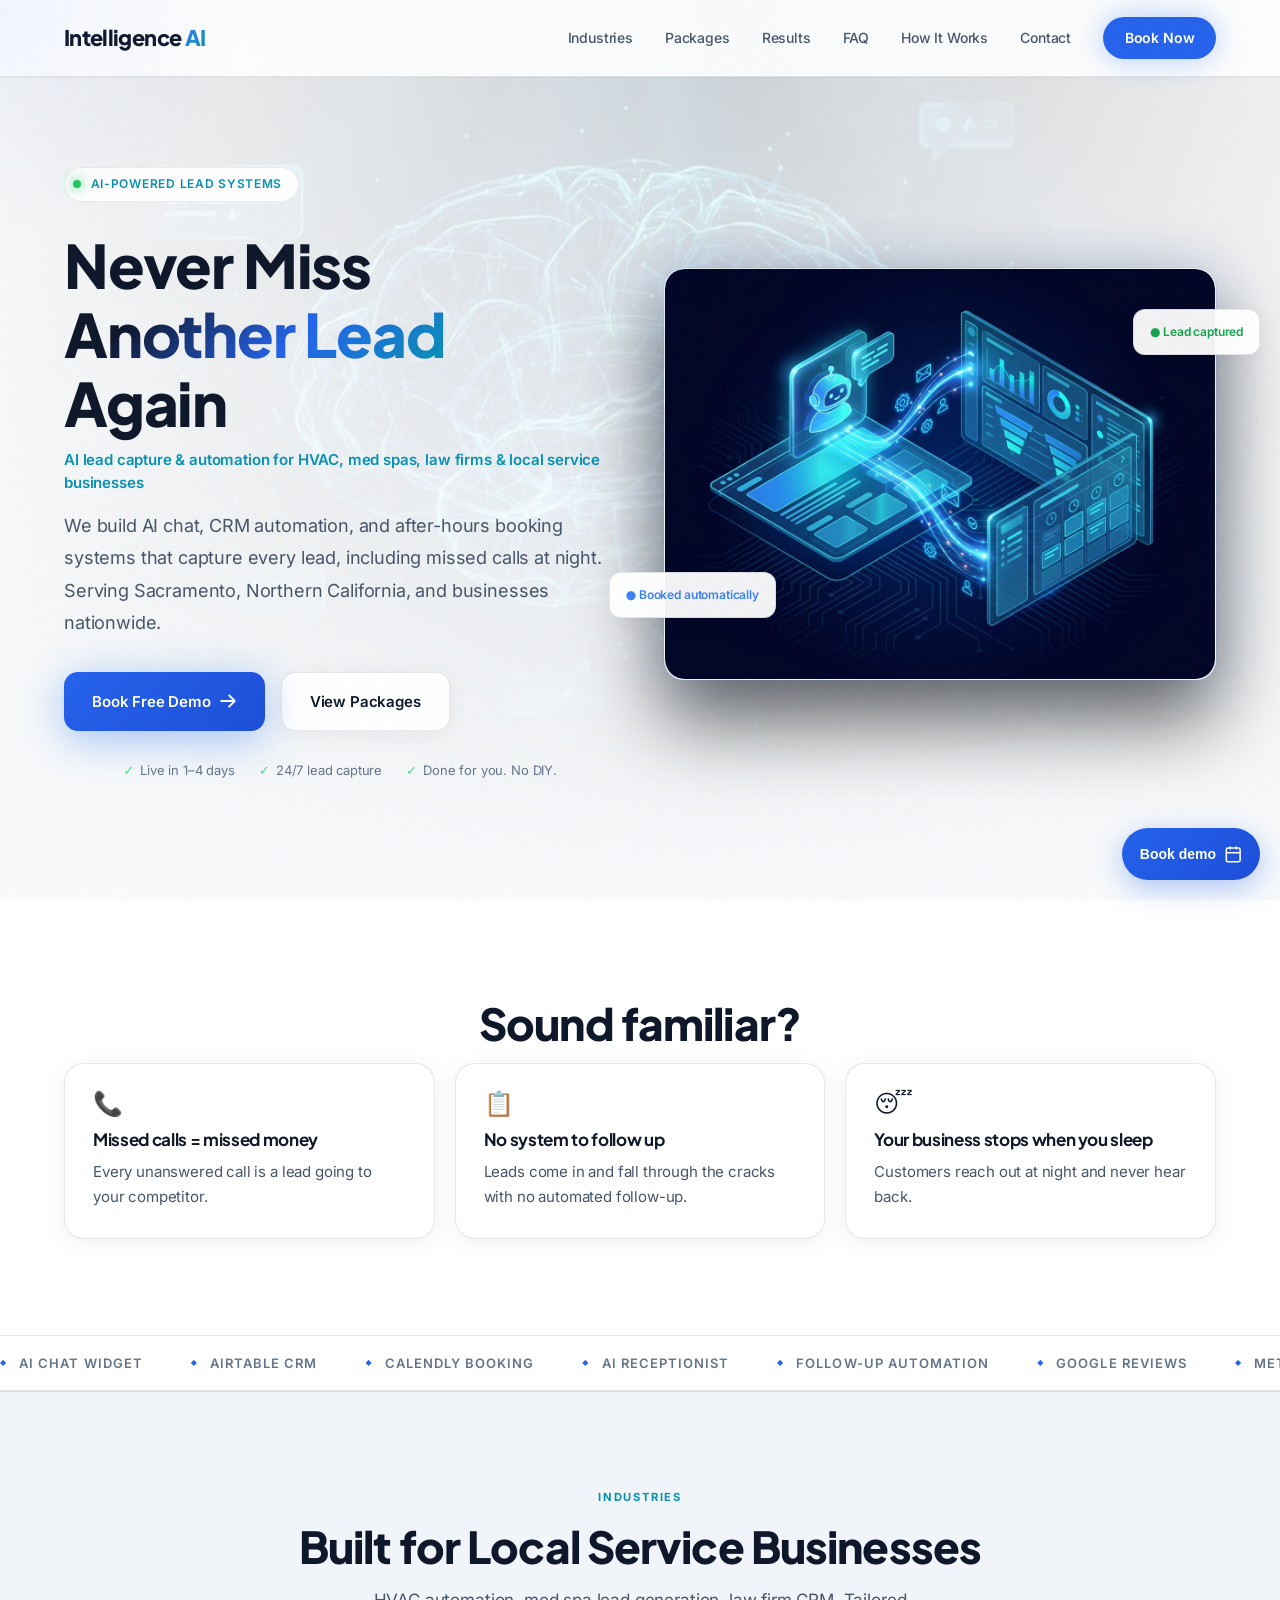
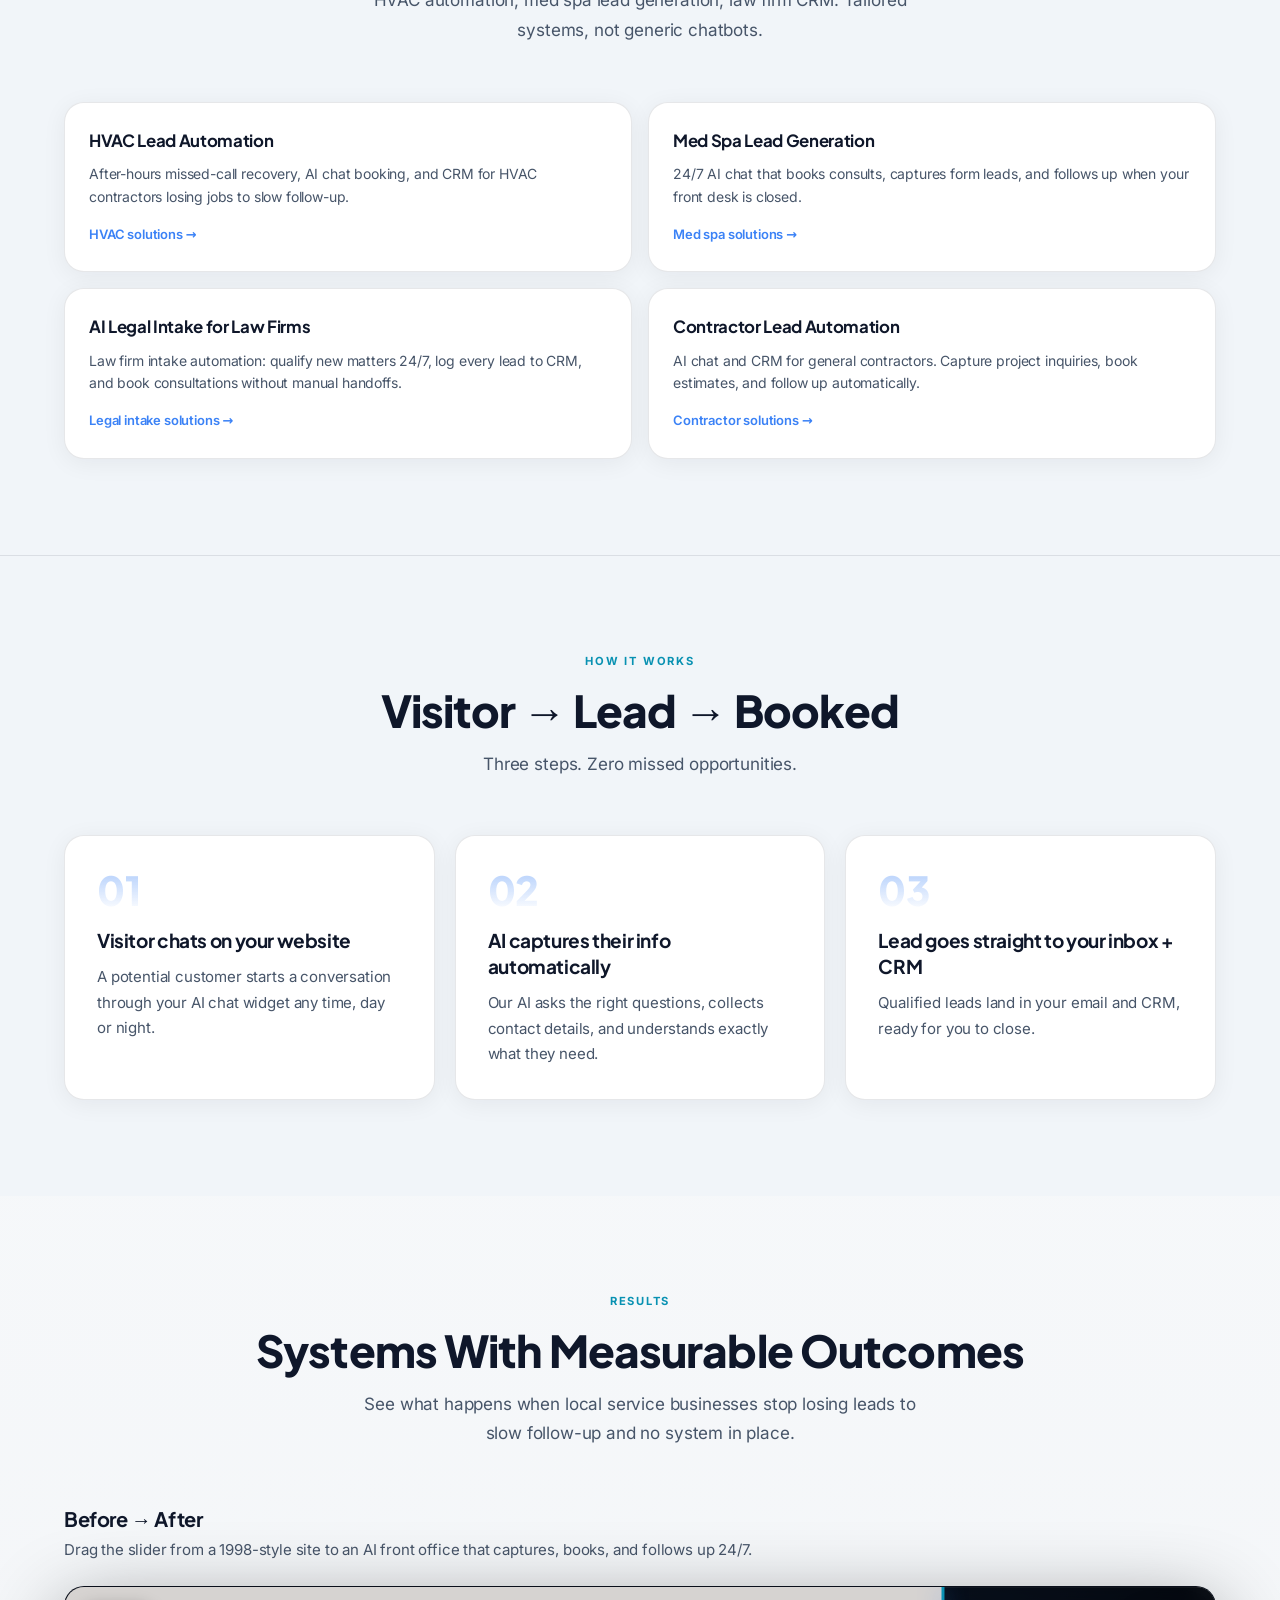
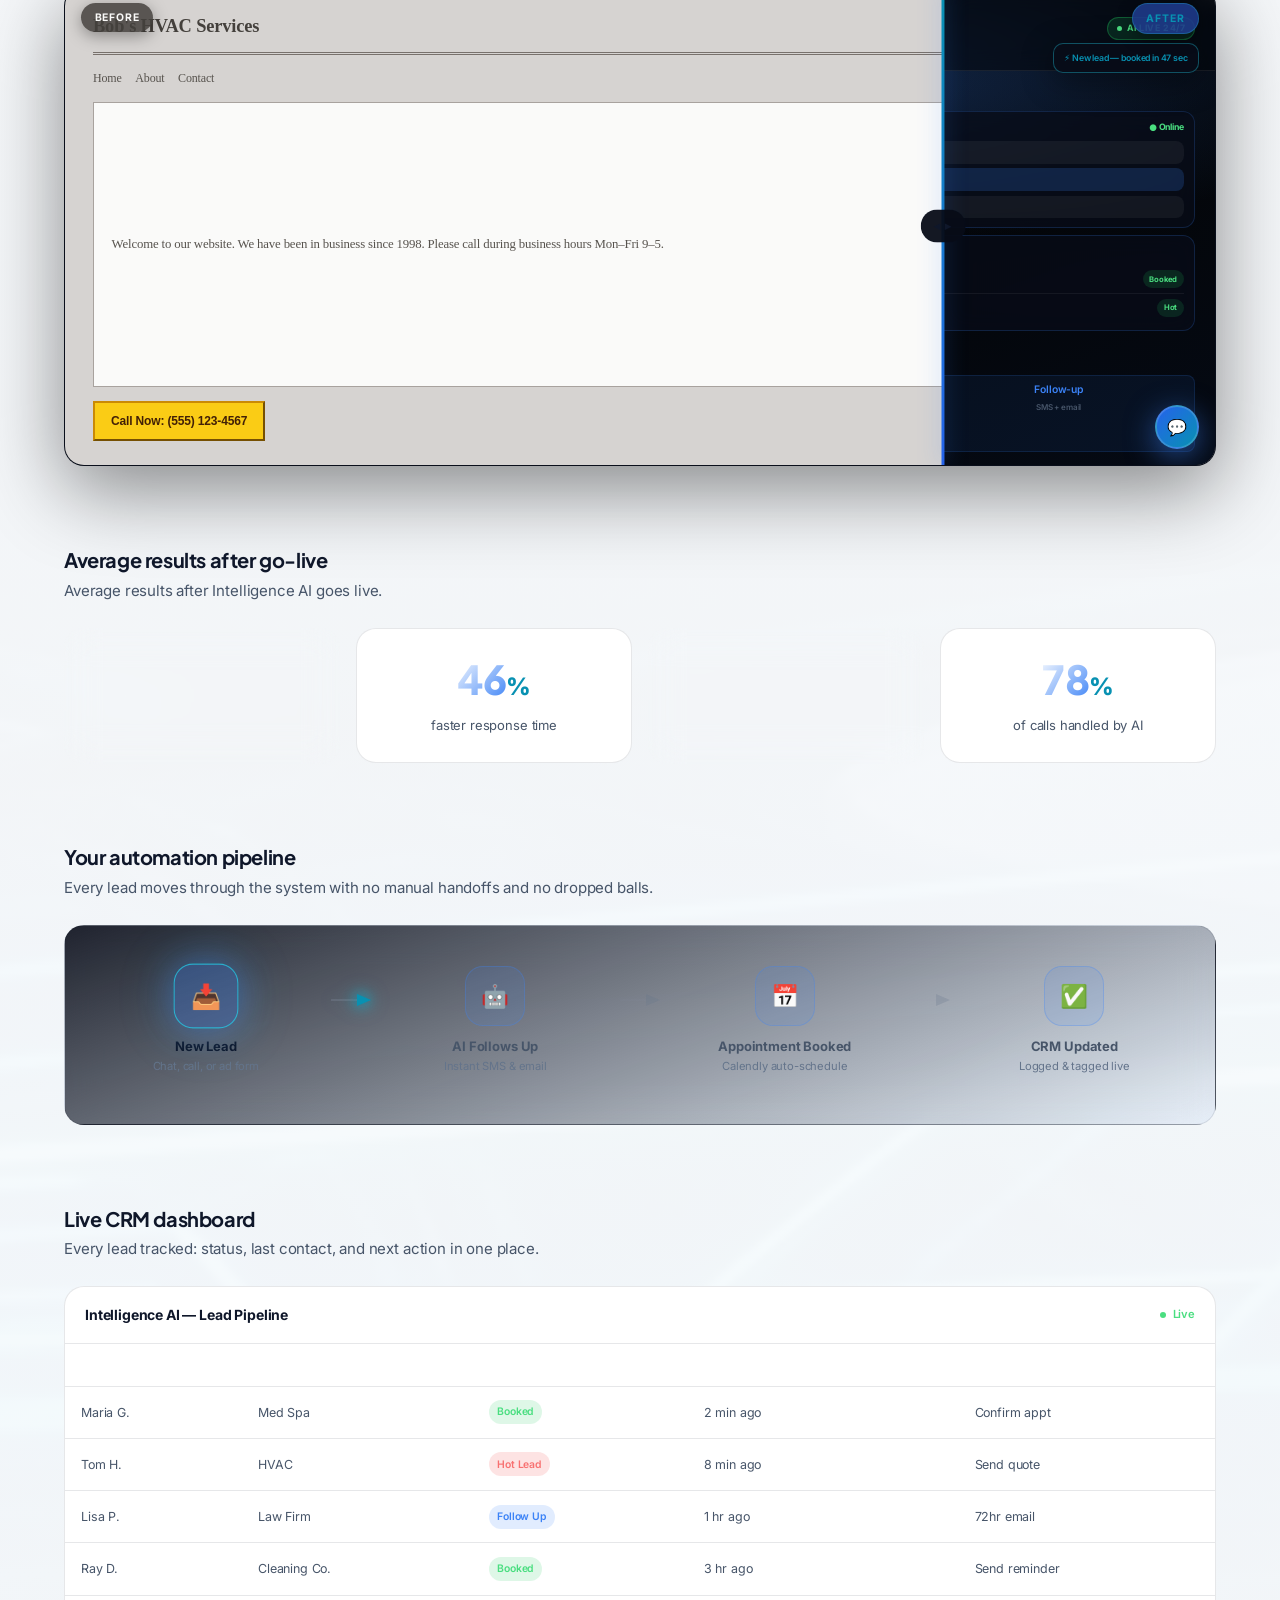
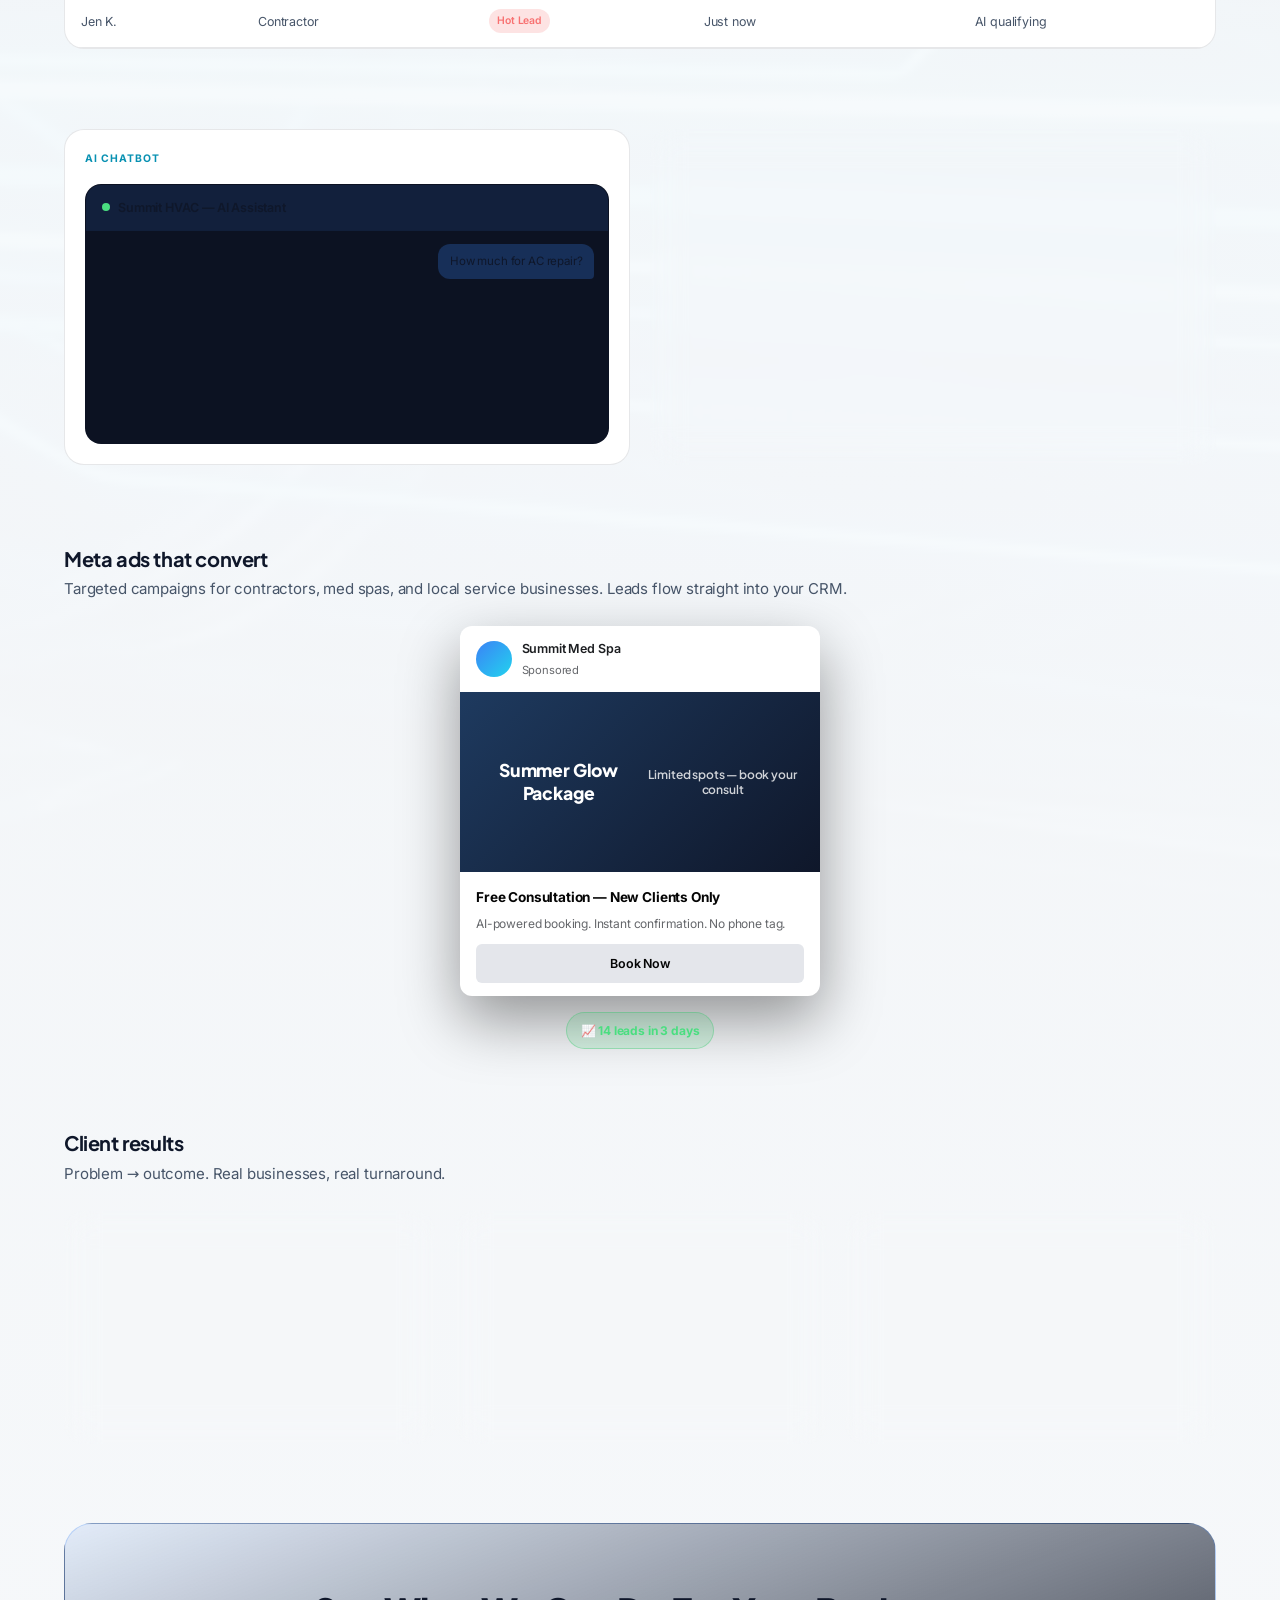
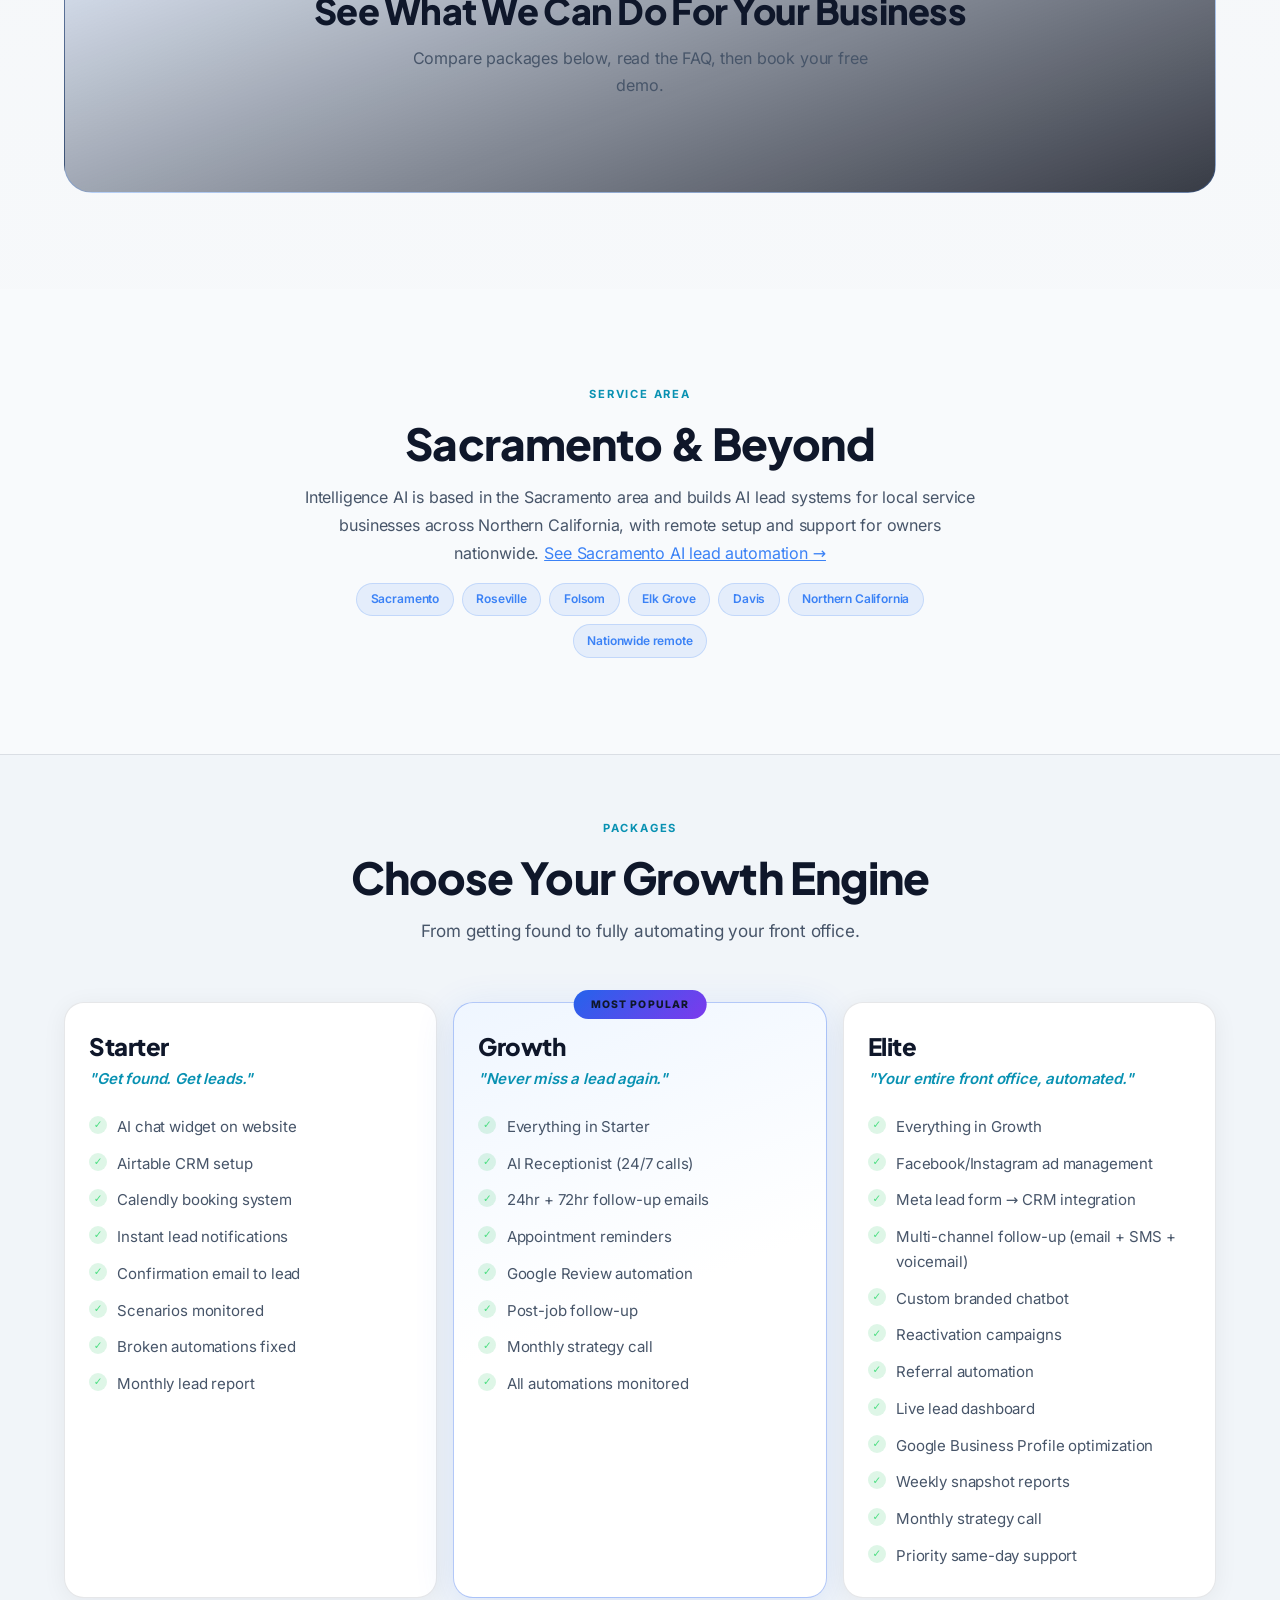
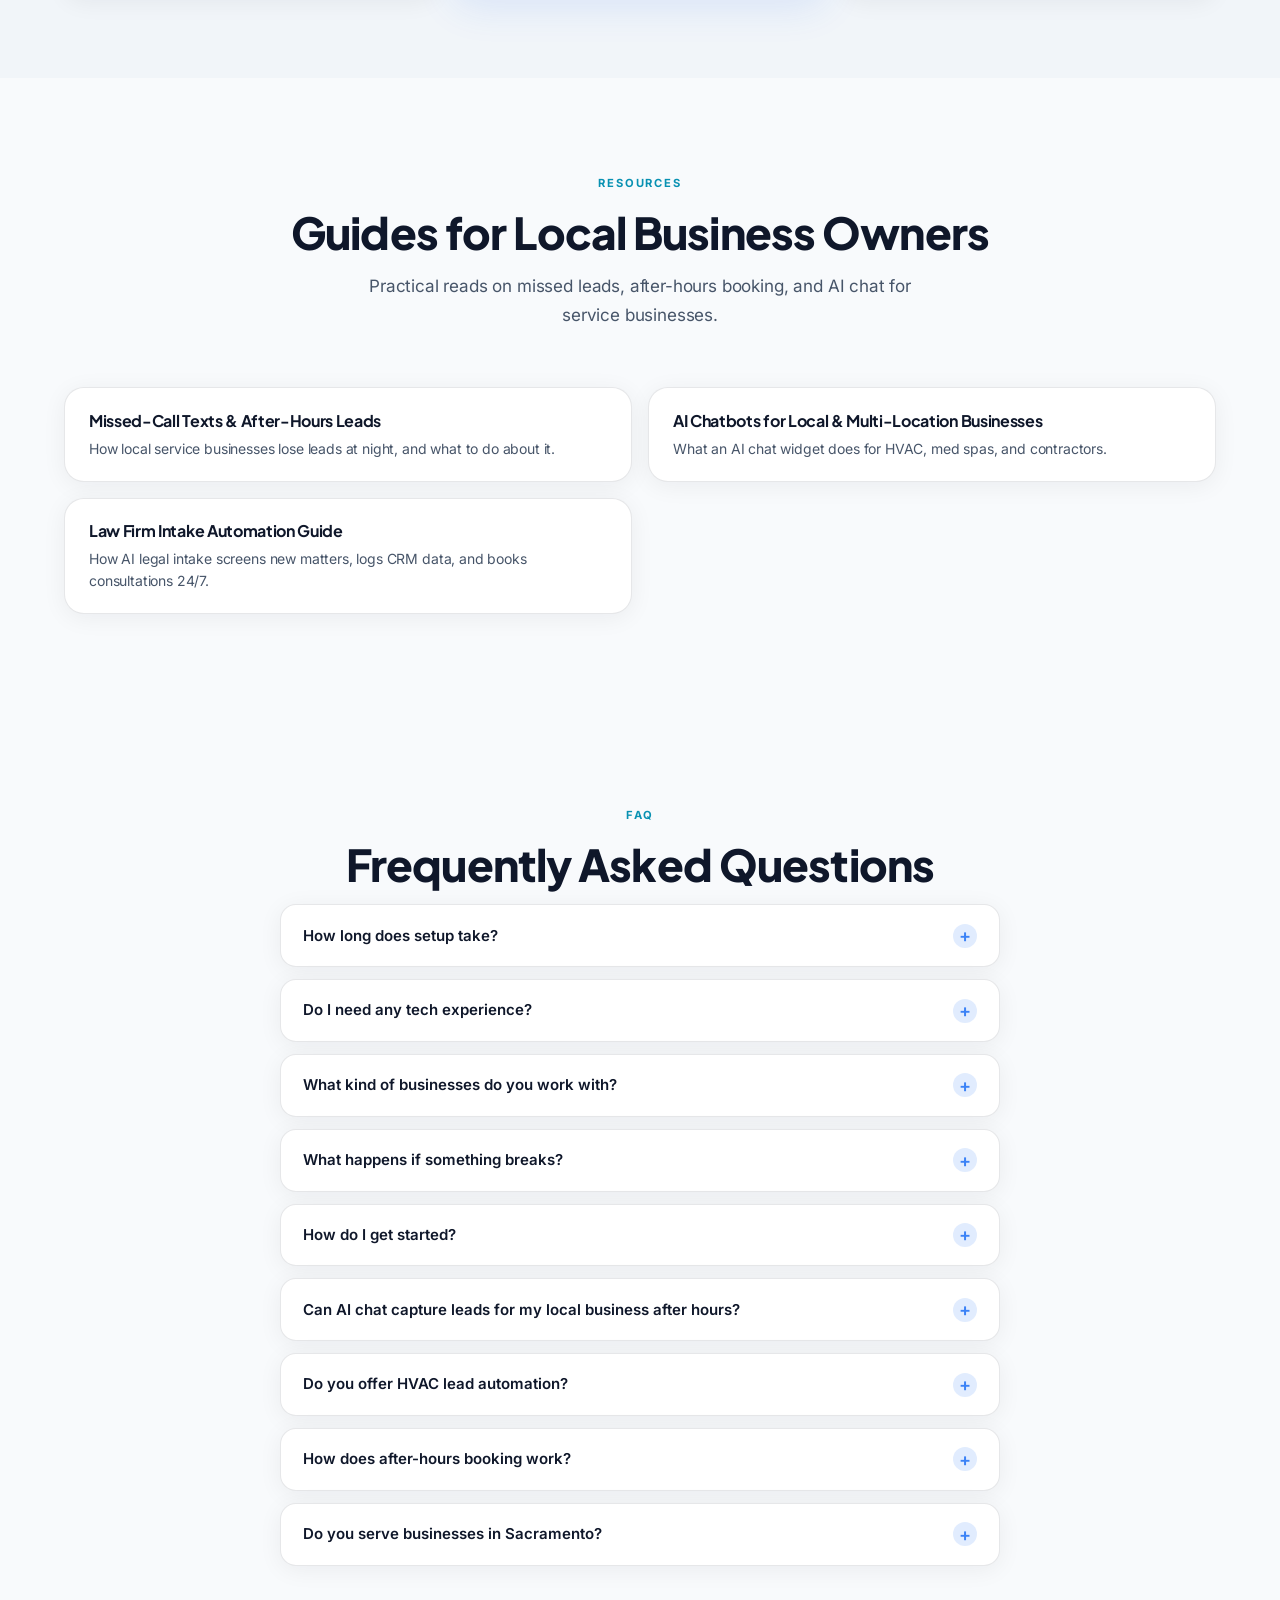
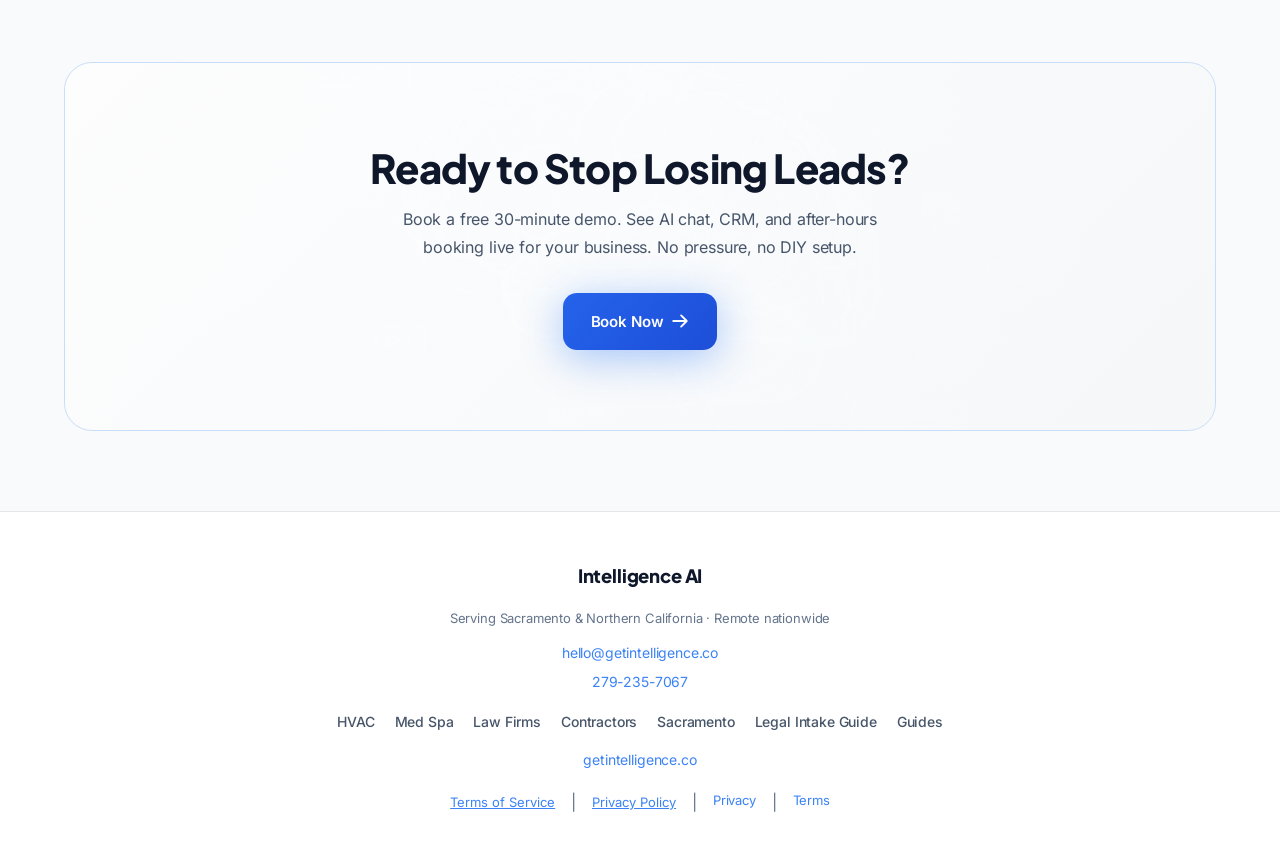
<file: index.html>
<!DOCTYPE html>
<html lang="en">
<head>
  <meta charset="UTF-8">
  <meta name="viewport" content="width=device-width, initial-scale=1.0">
  <meta name="referrer" content="strict-origin-when-cross-origin">
  <title>AI Lead Automation for Local Businesses | Intelligence AI</title>
  <meta name="description" content="Stop missing leads after hours. AI chat, CRM, and booking automation for HVAC, med spas, law firms, and contractors. Live in 1–4 days.">
  <meta name="robots" content="index, follow">
  <meta name="theme-color" content="#f8fafc">
  <meta http-equiv="Content-Security-Policy" content="default-src 'self'; script-src 'self' 'unsafe-inline' https://assets.calendly.com; style-src 'self' 'unsafe-inline' https://assets.calendly.com; img-src 'self' data: https:; font-src 'self'; connect-src 'self' https://calendly.com https://*.calendly.com; frame-src https://calendly.com https://*.calendly.com;">
  <link rel="canonical" href="https://getintelligence.co/">
  <meta property="og:type" content="website">
  <meta property="og:url" content="https://getintelligence.co/">
  <meta property="og:title" content="Intelligence AI — AI Chat &amp; Lead Automation for Local Businesses">
  <meta property="og:description" content="Stop missing leads after hours. AI chat, CRM, and booking automation for HVAC, med spas, law firms, and contractors.">
  <meta property="og:image" content="https://getintelligence.co/assets/hero-bg.jpg">
  <meta name="twitter:card" content="summary_large_image">
  <meta name="twitter:title" content="Intelligence AI — AI Chat &amp; Lead Automation for Local Businesses">
  <meta name="twitter:description" content="Stop missing leads after hours. AI chat, CRM, and booking automation for local service businesses.">
  <meta name="twitter:image" content="https://getintelligence.co/assets/hero-bg.jpg">
  <script type="application/ld+json">
  {
    "@context": "https://schema.org",
    "@type": "FAQPage",
    "mainEntity": [
      {"@type": "Question", "name": "How long does setup take?", "acceptedAnswer": {"@type": "Answer", "text": "Most systems go live within 1–4 days."}},
      {"@type": "Question", "name": "Do I need any tech experience?", "acceptedAnswer": {"@type": "Answer", "text": "None at all. We handle everything end to end."}},
      {"@type": "Question", "name": "What kind of businesses do you work with?", "acceptedAnswer": {"@type": "Answer", "text": "Local service businesses: HVAC, cleaning, med spas, law firms, contractors, and more."}},
      {"@type": "Question", "name": "What happens if something breaks?", "acceptedAnswer": {"@type": "Answer", "text": "We monitor all automations 24/7 and fix issues same day on Growth and Elite plans."}},
      {"@type": "Question", "name": "How do I get started?", "acceptedAnswer": {"@type": "Answer", "text": "Book a free 30-minute demo call. We'll map out your system and show you exactly what it looks like."}},
      {"@type": "Question", "name": "Can AI chat capture leads for my local business after hours?", "acceptedAnswer": {"@type": "Answer", "text": "Yes. Our AI chat widget works 24/7. It qualifies visitors, collects contact info, and books appointments when your office is closed."}},
      {"@type": "Question", "name": "Do you offer HVAC lead automation?", "acceptedAnswer": {"@type": "Answer", "text": "Yes. We build AI chat, CRM, and booking systems for HVAC contractors, including after-hours missed-call recovery and automatic appointment scheduling."}},
      {"@type": "Question", "name": "How does after-hours booking work?", "acceptedAnswer": {"@type": "Answer", "text": "When a lead comes in outside business hours, the AI responds instantly, asks qualifying questions, and syncs booked appointments to your Calendly and CRM. No manual follow-up required."}},
      {"@type": "Question", "name": "Do you serve businesses in Sacramento?", "acceptedAnswer": {"@type": "Answer", "text": "Yes. We are based in the Sacramento area and work with local service businesses across Northern California and nationwide, with remote setup and ongoing support."}}
    ]
  }
  </script>
  <script type="application/ld+json">
  {
    "@context": "https://schema.org",
    "@type": "ProfessionalService",
    "name": "Intelligence AI",
    "url": "https://getintelligence.co",
    "logo": "https://getintelligence.co/assets/hero-bg.jpg",
    "image": "https://getintelligence.co/assets/hero-bg.jpg",
    "description": "AI-powered lead capture and automation for local service businesses. AI chat widgets, CRM setup, and after-hours booking systems for HVAC, med spas, law firms, and contractors.",
    "telephone": "+1-279-235-7067",
    "email": "hello@getintelligence.co",
    "priceRange": "$$",
    "contactPoint": {
      "@type": "ContactPoint",
      "telephone": "+1-279-235-7067",
      "email": "hello@getintelligence.co",
      "contactType": "sales",
      "areaServed": "US",
      "availableLanguage": "English"
    },
    "areaServed": [
      {"@type": "City", "name": "Sacramento", "containedInPlace": {"@type": "State", "name": "California"}},
      {"@type": "AdministrativeArea", "name": "Northern California"},
      {"@type": "Country", "name": "United States"}
    ],
    "serviceType": [
      "AI chat widget for local businesses",
      "Missed lead recovery automation",
      "HVAC lead automation",
      "Med spa lead generation",
      "Law firm CRM automation",
      "After-hours booking automation",
      "CRM and Calendly integration"
    ],
    "hasOfferCatalog": {
      "@type": "OfferCatalog",
      "name": "Intelligence AI Service Packages",
      "itemListElement": [
        {"@type": "Offer", "itemOffered": {"@type": "Service", "name": "Starter", "description": "AI chat widget, Airtable CRM setup, Calendly booking, and lead notifications."}},
        {"@type": "Offer", "itemOffered": {"@type": "Service", "name": "Growth", "description": "Everything in Starter plus AI receptionist, follow-up emails, appointment reminders, and Google Review automation."}},
        {"@type": "Offer", "itemOffered": {"@type": "Service", "name": "Elite", "description": "Full front-office automation including Meta ads, multi-channel follow-up, custom chatbot, and live lead dashboard."}}
      ]
    }
  }
  </script>
  <script type="application/ld+json">
  {
    "@context": "https://schema.org",
    "@type": "WebSite",
    "name": "Intelligence AI",
    "url": "https://getintelligence.co",
    "description": "AI lead capture and automation for local service businesses.",
    "publisher": {"@type": "Organization", "name": "Intelligence AI", "url": "https://getintelligence.co"},
    "potentialAction": {
      "@type": "ReserveAction",
      "target": {
        "@type": "EntryPoint",
        "urlTemplate": "https://calendly.com/mustafanoori071/30min",
        "actionPlatform": ["http://schema.org/DesktopWebPlatform", "http://schema.org/MobileWebPlatform"]
      },
      "name": "Book a free demo"
    }
  }
  </script>
  <link rel="sitemap" type="application/xml" title="Sitemap" href="https://getintelligence.co/sitemap.xml">
  <script src="/assets/booking-chat.js" defer></script>
  <style>
    @font-face {
      font-family: 'Inter';
      font-style: normal;
      font-weight: 400;
      font-display: swap;
      src: url('assets/fonts/inter-latin-400-normal.woff2') format('woff2');
    }
    @font-face {
      font-family: 'Inter';
      font-style: normal;
      font-weight: 500;
      font-display: swap;
      src: url('assets/fonts/inter-latin-500-normal.woff2') format('woff2');
    }
    @font-face {
      font-family: 'Inter';
      font-style: normal;
      font-weight: 600;
      font-display: swap;
      src: url('assets/fonts/inter-latin-600-normal.woff2') format('woff2');
    }
    @font-face {
      font-family: 'Inter';
      font-style: normal;
      font-weight: 700;
      font-display: swap;
      src: url('assets/fonts/inter-latin-700-normal.woff2') format('woff2');
    }
    @font-face {
      font-family: 'Inter';
      font-style: normal;
      font-weight: 800;
      font-display: swap;
      src: url('assets/fonts/inter-latin-800-normal.woff2') format('woff2');
    }
    @font-face {
      font-family: 'Plus Jakarta Sans';
      font-style: normal;
      font-weight: 600;
      font-display: swap;
      src: url('assets/fonts/plus-jakarta-sans-latin-600-normal.woff2') format('woff2');
    }
    @font-face {
      font-family: 'Plus Jakarta Sans';
      font-style: normal;
      font-weight: 700;
      font-display: swap;
      src: url('assets/fonts/plus-jakarta-sans-latin-700-normal.woff2') format('woff2');
    }
    @font-face {
      font-family: 'Plus Jakarta Sans';
      font-style: normal;
      font-weight: 800;
      font-display: swap;
      src: url('assets/fonts/plus-jakarta-sans-latin-800-normal.woff2') format('woff2');
    }

    *, *::before, *::after { box-sizing: border-box; margin: 0; padding: 0; }

    :root {
      --bg: #f8fafc;
      --surface: #ffffff;
      --text: #0f172a;
      --muted: #475569;
      --dim: #64748b;
      --blue: #2563eb;
      --blue-light: #3b82f6;
      --cyan: #0891b2;
      --violet: #7c3aed;
      --border: rgba(15, 23, 42, 0.1);
      --glass: #ffffff;
      --card-shadow: 0 4px 24px rgba(15, 23, 42, 0.06);
      --radius: 20px;
    }

    html { scroll-behavior: smooth; }

    body {
      font-family: 'Inter', system-ui, sans-serif;
      background: var(--bg);
      color: var(--text);
      font-size: 1rem;
      line-height: 1.7;
      letter-spacing: -0.01em;
      -webkit-font-smoothing: antialiased;
      overflow-x: hidden;
    }

    h1, h2, h3, .logo, .price-amount, .stat-num, .tier-name {
      font-family: 'Plus Jakarta Sans', 'Inter', sans-serif;
      letter-spacing: -0.02em;
    }

    .container {
      width: 100%;
      max-width: 1200px;
      margin: 0 auto;
      padding: 0 1.5rem;
    }

    /* Cursor glow */
    #cursor-glow {
      position: fixed;
      width: 500px;
      height: 500px;
      border-radius: 50%;
      background: radial-gradient(circle, rgba(37,99,235,0.06) 0%, transparent 70%);
      pointer-events: none;
      z-index: 9999;
      transform: translate(-50%, -50%);
      transition: opacity 0.3s;
    }

    /* Film grain — subtle on light */
    .grain {
      position: fixed;
      inset: 0;
      z-index: 9998;
      pointer-events: none;
      opacity: 0.02;
      background-image: url("data:image/svg+xml,%3Csvg viewBox='0 0 256 256' xmlns='http://www.w3.org/2000/svg'%3E%3Cfilter id='n'%3E%3CfeTurbulence type='fractalNoise' baseFrequency='0.85' numOctaves='4' stitchTiles='stitch'/%3E%3C/filter%3E%3Crect width='100%25' height='100%25' filter='url(%23n)'/%3E%3C/svg%3E");
    }

    /* Header */
    header {
      position: fixed;
      top: 0; left: 0; right: 0;
      z-index: 100;
      padding-top: env(safe-area-inset-top, 0);
      background: rgba(255, 255, 255, 0.88);
      backdrop-filter: blur(20px) saturate(180%);
      border-bottom: 1px solid var(--border);
      transition: background 0.3s;
      box-shadow: 0 1px 0 rgba(15, 23, 42, 0.04);
    }

    header.scrolled {
      background: rgba(255, 255, 255, 0.96);
      box-shadow: 0 4px 24px rgba(15, 23, 42, 0.06);
    }

    .header-inner {
      display: flex;
      align-items: center;
      justify-content: space-between;
      height: 76px;
    }

    .logo {
      font-size: 1.35rem;
      font-weight: 800;
      color: var(--text);
      text-decoration: none;
      letter-spacing: -0.03em;
    }

    .logo span {
      background: linear-gradient(135deg, var(--blue-light), var(--cyan));
      -webkit-background-clip: text;
      -webkit-text-fill-color: transparent;
      background-clip: text;
    }

    nav { display: flex; align-items: center; gap: 2rem; }

    nav a {
      color: var(--muted);
      text-decoration: none;
      font-size: 0.875rem;
      font-weight: 500;
      transition: color 0.2s;
    }

    nav a:hover { color: var(--text); }

    .nav-cta {
      padding: 0.6rem 1.35rem !important;
      background: linear-gradient(135deg, var(--blue), #2563eb) !important;
      color: #fff !important;
      border-radius: 999px;
      font-weight: 600 !important;
      box-shadow: 0 0 30px rgba(59,130,246,0.4);
      transition: transform 0.2s, box-shadow 0.2s !important;
    }

    .nav-cta:hover {
      transform: translateY(-1px) scale(1.02);
      box-shadow: 0 0 40px rgba(59,130,246,0.55);
    }

    .nav-toggle {
      display: none;
      background: none;
      border: none;
      cursor: pointer;
      color: var(--text);
    }

    /* Hero — Higgsfield background */
    .hero {
      position: relative;
      min-height: 100vh;
      display: flex;
      align-items: center;
      padding: calc(7rem + env(safe-area-inset-top, 0)) 0 4rem;
      overflow: hidden;
    }

    .hero-bg {
      position: absolute;
      inset: 0;
      z-index: 0;
    }

    .hero-bg img {
      width: 100%;
      height: 100%;
      object-fit: cover;
      object-position: center 30%;
      transform: scale(1.05);
      animation: heroKen 20s ease-in-out infinite alternate;
    }

    @keyframes heroKen {
      from { transform: scale(1.05) translateY(0); }
      to { transform: scale(1.12) translateY(-2%); }
    }

    .hero-overlay {
      position: absolute;
      inset: 0;
      background:
        linear-gradient(to bottom, rgba(255,255,255,0.55) 0%, rgba(248,250,252,0.88) 70%, var(--bg) 100%),
        linear-gradient(to right, rgba(255,255,255,0.92) 0%, rgba(248,250,252,0.5) 55%, rgba(255,255,255,0.85) 100%);
    }

    .hero-grid {
      position: relative;
      z-index: 1;
      display: grid;
      grid-template-columns: 1fr 1fr;
      gap: 3rem;
      align-items: center;
    }

    .hero-content { max-width: 580px; }

    .hero-eyebrow {
      display: inline-flex;
      align-items: center;
      gap: 0.6rem;
      padding: 0.4rem 1rem 0.4rem 0.5rem;
      background: rgba(255,255,255,0.9);
      border: 1px solid rgba(15,23,42,0.08);
      border-radius: 999px;
      font-size: 0.75rem;
      font-weight: 600;
      letter-spacing: 0.06em;
      text-transform: uppercase;
      color: var(--cyan);
      margin-bottom: 1.75rem;
      backdrop-filter: blur(8px);
      animation: fadeUp 0.8s ease both;
    }

    .hero-eyebrow-dot {
      width: 8px;
      height: 8px;
      background: #22c55e;
      border-radius: 50%;
      box-shadow: 0 0 12px #22c55e;
      animation: pulse 2s infinite;
    }

    @keyframes pulse {
      0%, 100% { opacity: 1; transform: scale(1); }
      50% { opacity: 0.6; transform: scale(0.85); }
    }

    .hero h1 {
      font-size: clamp(2.5rem, 5vw, 3.75rem);
      font-weight: 800;
      line-height: 1.15;
      letter-spacing: -0.02em;
      margin-bottom: 1.25rem;
      animation: fadeUp 0.8s 0.1s ease both;
    }

    .hero h1 em {
      font-style: normal;
      background: linear-gradient(135deg, #0f172a 20%, var(--blue) 60%, var(--cyan) 100%);
      -webkit-background-clip: text;
      -webkit-text-fill-color: transparent;
      background-clip: text;
    }

    .hero-sub {
      font-size: 1.125rem;
      color: var(--muted);
      line-height: 1.8;
      margin-bottom: 2rem;
      animation: fadeUp 0.8s 0.2s ease both;
    }

    .hero-seo {
      font-size: 0.9375rem;
      font-weight: 600;
      color: var(--cyan);
      line-height: 1.5;
      margin: -0.5rem 0 1rem;
      animation: fadeUp 0.8s 0.15s ease both;
    }

    .trust-strip {
      display: flex;
      flex-wrap: wrap;
      justify-content: center;
      gap: 0.75rem 1.5rem;
      margin-top: 1.75rem;
      font-size: 0.8125rem;
      color: var(--dim);
      animation: fadeUp 0.8s 0.35s ease both;
    }

    .trust-strip span {
      display: inline-flex;
      align-items: center;
      gap: 0.4rem;
    }

    .trust-strip span::before {
      content: '✓';
      color: #4ade80;
      font-weight: 700;
    }

    .verticals-grid {
      display: grid;
      grid-template-columns: repeat(2, 1fr);
      gap: 1rem;
    }

    .vertical-card {
      display: block;
      text-decoration: none;
      color: inherit;
      padding: 1.5rem;
      background: var(--glass);
      box-shadow: var(--card-shadow);
      border: 1px solid var(--border);
      border-radius: var(--radius);
      transition: transform 0.25s, border-color 0.25s, box-shadow 0.25s;
    }

    .vertical-card:hover {
      transform: translateY(-4px);
      border-color: rgba(59,130,246,0.35);
      box-shadow: 0 12px 40px rgba(59,130,246,0.12);
    }

    .vertical-card h3 {
      font-size: 1.05rem;
      font-weight: 700;
      margin-bottom: 0.5rem;
    }

    .vertical-card p {
      font-size: 0.875rem;
      color: var(--muted);
      line-height: 1.6;
      margin-bottom: 0.75rem;
    }

    .vertical-card .vertical-link {
      font-size: 0.8125rem;
      font-weight: 600;
      color: var(--blue-light);
    }

    .service-area {
      text-align: center;
      max-width: 720px;
      margin: 0 auto;
    }

    .service-area p {
      color: var(--muted);
      line-height: 1.75;
      margin-bottom: 1rem;
    }

    .service-area-tags {
      display: flex;
      flex-wrap: wrap;
      justify-content: center;
      gap: 0.5rem;
    }

    .service-area-tags span {
      padding: 0.35rem 0.85rem;
      border-radius: 999px;
      font-size: 0.75rem;
      font-weight: 600;
      background: rgba(59,130,246,0.1);
      border: 1px solid rgba(59,130,246,0.2);
      color: var(--blue-light);
    }

    #verticals { background: #f1f5f9; border-top: 1px solid var(--border); border-bottom: 1px solid var(--border); }

    .guides-grid {
      display: grid;
      grid-template-columns: repeat(2, 1fr);
      gap: 1rem;
    }

    .guide-card {
      display: block;
      text-decoration: none;
      color: inherit;
      padding: 1.35rem 1.5rem;
      background: var(--glass);
      box-shadow: var(--card-shadow);
      border: 1px solid var(--border);
      border-radius: var(--radius);
      transition: border-color 0.25s, transform 0.25s;
    }

    .guide-card:hover {
      border-color: rgba(59,130,246,0.35);
      transform: translateY(-3px);
    }

    .guide-card h3 { font-size: 1rem; font-weight: 700; margin-bottom: 0.4rem; line-height: 1.35; }
    .guide-card p { font-size: 0.875rem; color: var(--muted); line-height: 1.55; }

    .hero-actions {
      display: flex;
      flex-wrap: wrap;
      gap: 1rem;
      animation: fadeUp 0.8s 0.3s ease both;
    }

    @keyframes fadeUp {
      from { opacity: 0; transform: translateY(28px); }
      to { opacity: 1; transform: translateY(0); }
    }

    .btn {
      display: inline-flex;
      align-items: center;
      gap: 0.5rem;
      padding: 1rem 1.75rem;
      border-radius: 14px;
      font-size: 0.9375rem;
      font-weight: 600;
      text-decoration: none;
      border: none;
      cursor: pointer;
      transition: transform 0.25s, box-shadow 0.25s;
    }

    .btn-primary {
      background: linear-gradient(135deg, var(--blue), #1d4ed8);
      color: #fff;
      box-shadow: 0 8px 40px rgba(59,130,246,0.45);
      position: relative;
      overflow: hidden;
    }

    .btn-primary::after {
      content: '';
      position: absolute;
      inset: 0;
      background: linear-gradient(105deg, transparent 40%, rgba(255,255,255,0.15) 50%, transparent 60%);
      transform: translateX(-100%);
      animation: shimmer 3s infinite;
    }

    @keyframes shimmer {
      100% { transform: translateX(100%); }
    }

    .btn-primary:hover {
      transform: translateY(-3px) scale(1.02);
      box-shadow: 0 16px 50px rgba(59,130,246,0.55);
    }

    .btn-ghost {
      background: #fff;
      color: var(--text);
      border: 1px solid var(--border);
      box-shadow: var(--card-shadow);
    }

    .btn-ghost:hover {
      background: rgba(255,255,255,0.1);
      transform: translateY(-3px);
    }

    .btn svg { width: 18px; height: 18px; position: relative; z-index: 1; }
    .btn span { position: relative; z-index: 1; }

    /* Hero visual — Higgsfield pipeline */
    .hero-visual {
      position: relative;
      animation: fadeUp 1s 0.4s ease both;
    }

    .hero-visual-frame {
      position: relative;
      border-radius: var(--radius);
      overflow: hidden;
      border: 1px solid rgba(255,255,255,0.12);
      box-shadow:
        0 0 0 1px rgba(59,130,246,0.1),
        0 40px 80px rgba(0,0,0,0.6),
        0 0 60px rgba(59,130,246,0.15);
    }

    .hero-visual-frame::before {
      content: '';
      position: absolute;
      inset: -1px;
      border-radius: var(--radius);
      padding: 1px;
      background: linear-gradient(135deg, rgba(59,130,246,0.5), rgba(34,211,238,0.3), rgba(167,139,250,0.4));
      -webkit-mask: linear-gradient(#fff 0 0) content-box, linear-gradient(#fff 0 0);
      mask: linear-gradient(#fff 0 0) content-box, linear-gradient(#fff 0 0);
      -webkit-mask-composite: xor;
      mask-composite: exclude;
      pointer-events: none;
    }

    .hero-visual-frame img {
      width: 100%;
      display: block;
      border-radius: var(--radius);
    }

    .float-card {
      position: absolute;
      padding: 0.75rem 1rem;
      background: rgba(255, 255, 255, 0.95);
      border: 1px solid var(--border);
      border-radius: 12px;
      font-size: 0.75rem;
      font-weight: 600;
      display: flex;
      align-items: center;
      gap: 0.5rem;
      box-shadow: var(--card-shadow);
      animation: float 4s ease-in-out infinite;
      color: var(--text);
    }

    .float-card.green { color: #16a34a; }
    .float-card.blue { color: var(--blue-light); animation-delay: -2s; }

    .float-card-1 { top: 10%; right: -8%; }
    .float-card-2 { bottom: 15%; left: -10%; }

    @keyframes float {
      0%, 100% { transform: translateY(0); }
      50% { transform: translateY(-10px); }
    }

    /* Marquee */
    .marquee-wrap {
      border-top: 1px solid var(--border);
      border-bottom: 1px solid var(--border);
      background: #fff;
      overflow: hidden;
      padding: 1rem 0;
    }

    .marquee {
      display: flex;
      gap: 3rem;
      animation: marquee 30s linear infinite;
      width: max-content;
    }

    .marquee-item {
      display: flex;
      align-items: center;
      gap: 0.75rem;
      white-space: nowrap;
      font-size: 0.8125rem;
      font-weight: 600;
      color: var(--dim);
      text-transform: uppercase;
      letter-spacing: 0.08em;
    }

    .marquee-item::before {
      content: '◆';
      color: var(--blue);
      font-size: 0.5rem;
    }

    @keyframes marquee {
      from { transform: translateX(0); }
      to { transform: translateX(-50%); }
    }

    /* Sections */
    section { padding: 6rem 0; }

    .section-label {
      display: block;
      text-align: center;
      font-size: 0.7rem;
      font-weight: 700;
      text-transform: uppercase;
      letter-spacing: 0.16em;
      color: var(--cyan);
      margin-bottom: 0.75rem;
    }

    .section-title {
      text-align: center;
      font-size: clamp(1.875rem, 3.5vw, 2.75rem);
      font-weight: 800;
      line-height: 1.25;
      letter-spacing: -0.02em;
      margin-bottom: 0.75rem;
    }

    .section-desc {
      text-align: center;
      color: var(--muted);
      max-width: 560px;
      margin: 0 auto 3.5rem;
      font-size: 1.0625rem;
      line-height: 1.75;
    }

    /* Steps */
    .how-it-works { background: #f1f5f9; }

    .steps {
      display: grid;
      grid-template-columns: repeat(3, 1fr);
      gap: 1.25rem;
    }

    .step {
      padding: 2rem;
      background: var(--glass);
      box-shadow: var(--card-shadow);
      border: 1px solid var(--border);
      border-radius: var(--radius);
      transition: transform 0.3s, border-color 0.3s, box-shadow 0.3s;
    }

    .step:hover {
      transform: translateY(-6px);
      border-color: rgba(59,130,246,0.35);
      box-shadow: 0 20px 60px rgba(59,130,246,0.1);
    }

    .step-num {
      font-family: 'Plus Jakarta Sans', sans-serif;
      font-size: 2.5rem;
      font-weight: 800;
      line-height: 1.1;
      background: linear-gradient(180deg, rgba(59,130,246,0.4), transparent);
      -webkit-background-clip: text;
      -webkit-text-fill-color: transparent;
      background-clip: text;
      margin-bottom: 1rem;
    }

    .step h3 { font-size: 1.1875rem; font-weight: 700; margin-bottom: 0.65rem; line-height: 1.35; }
    .step p { color: var(--muted); font-size: 0.9375rem; line-height: 1.7; }

    /* Problem / pain */
    .problem { background: #fff; }

    .pain-grid {
      display: grid;
      grid-template-columns: repeat(3, 1fr);
      gap: 1.25rem;
    }

    .pain-card {
      padding: 1.75rem;
      background: var(--glass);
      box-shadow: var(--card-shadow);
      border: 1px solid var(--border);
      border-radius: var(--radius);
      transition: transform 0.3s, border-color 0.3s;
    }

    .pain-card:hover {
      transform: translateY(-4px);
      border-color: rgba(239, 68, 68, 0.25);
    }

    .pain-icon {
      font-size: 1.5rem;
      margin-bottom: 0.75rem;
      line-height: 1;
    }

    .pain-card h3 {
      font-size: 1.0625rem;
      font-weight: 700;
      margin-bottom: 0.5rem;
      line-height: 1.35;
    }

    .pain-card p {
      color: var(--muted);
      font-size: 0.9375rem;
      line-height: 1.7;
    }

    /* FAQ */
    .faq-list {
      max-width: 720px;
      margin: 0 auto;
      display: flex;
      flex-direction: column;
      gap: 0.75rem;
    }

    .faq-item {
      background: var(--glass);
      box-shadow: var(--card-shadow);
      border: 1px solid var(--border);
      border-radius: 16px;
      overflow: hidden;
      transition: border-color 0.2s;
    }

    .faq-item.open { border-color: rgba(59,130,246,0.3); }

    .faq-question {
      width: 100%;
      display: flex;
      align-items: center;
      justify-content: space-between;
      gap: 1rem;
      padding: 1.15rem 1.35rem;
      background: none;
      border: none;
      color: var(--text);
      font-family: inherit;
      font-size: 0.9375rem;
      font-weight: 600;
      text-align: left;
      cursor: pointer;
      line-height: 1.5;
    }

    .faq-icon {
      flex-shrink: 0;
      width: 24px;
      height: 24px;
      display: flex;
      align-items: center;
      justify-content: center;
      border-radius: 50%;
      background: rgba(59,130,246,0.15);
      color: var(--blue-light);
      font-size: 1.125rem;
      transition: transform 0.25s;
    }

    .faq-item.open .faq-icon { transform: rotate(45deg); }

    .faq-answer {
      display: none;
      padding: 0 1.35rem 1.15rem;
      color: var(--muted);
      font-size: 0.9375rem;
      line-height: 1.75;
    }

    .faq-item.open .faq-answer { display: block; }

    /* Results */
    .results {
      position: relative;
      overflow: hidden;
      background: var(--bg);
    }
    .results::before {
      content: '';
      position: absolute;
      inset: 0;
      background: url('assets/results-bg.jpg') center center / cover no-repeat;
      opacity: 0.12;
      pointer-events: none;
      animation: resultsKen 24s ease-in-out infinite alternate;
    }
    .results::after {
      content: '';
      position: absolute;
      inset: 0;
      background: linear-gradient(180deg, rgba(248,250,252,0.92) 0%, rgba(248,250,252,0.78) 45%, rgba(248,250,252,0.95) 100%);
      pointer-events: none;
    }
    .results > .container { position: relative; z-index: 1; }
    @keyframes resultsKen {
      from { transform: scale(1.02); }
      to { transform: scale(1.08); }
    }
    .results-block { margin-bottom: 5rem; }
    .results-block:last-child { margin-bottom: 0; }
    .results-subtitle {
      font-family: 'Plus Jakarta Sans', sans-serif;
      font-size: 1.25rem;
      font-weight: 700;
      margin-bottom: 0.35rem;
      line-height: 1.35;
    }
    .results-subdesc { color: var(--muted); font-size: 0.9375rem; margin-bottom: 1.5rem; line-height: 1.65; }

    .ba-wrap {
      position: relative;
      height: 480px;
      border-radius: var(--radius);
      overflow: hidden;
      border: 1px solid var(--border);
      box-shadow: 0 24px 80px rgba(0,0,0,0.45);
      background: #0a0f1a;
    }
    .ba-panel { position: absolute; inset: 0; overflow: hidden; }
    .ba-old { z-index: 1; }
    .ba-new { z-index: 2; clip-path: inset(0 0 0 50%); transition: clip-path 0.08s linear; }
    .ba-range {
      position: absolute; inset: 0; width: 100%; height: 100%;
      opacity: 0; cursor: ew-resize; z-index: 10; margin: 0;
    }
    .ba-divider {
      position: absolute; top: 0; bottom: 0; left: 50%; width: 3px;
      background: linear-gradient(180deg, var(--cyan), var(--blue));
      z-index: 5; transform: translateX(-50%);
      box-shadow: 0 0 20px rgba(59,130,246,0.6);
      pointer-events: none;
    }
    .ba-divider::after {
      content: '◀ ▶'; position: absolute; top: 50%; left: 50%;
      transform: translate(-50%, -50%);
      background: rgba(8,12,24,0.95); border: 1px solid var(--border);
      border-radius: 999px; padding: 0.5rem 0.75rem; font-size: 0.55rem;
      color: var(--text); white-space: nowrap; letter-spacing: 0.15em;
    }
    .ba-label {
      position: absolute; top: 1rem; z-index: 6;
      padding: 0.35rem 0.85rem; border-radius: 999px;
      font-size: 0.65rem; font-weight: 700; text-transform: uppercase; letter-spacing: 0.08em;
      pointer-events: none;
      box-shadow: 0 4px 16px rgba(0,0,0,0.35);
    }
    .ba-label-before { left: 1rem; background: rgba(68,64,60,0.85); color: #fafaf9; }
    .ba-label-after { right: 1rem; background: rgba(30,58,138,0.9); color: var(--cyan); border: 1px solid rgba(34,211,238,0.25); }

    .mock-site {
      position: relative;
      height: 100%; min-height: 100%;
      padding: 1.5rem 1.75rem;
      display: flex; flex-direction: column; gap: 0.85rem;
      box-sizing: border-box;
    }
    .mock-site.mock-new {
      padding: 0;
      display: block;
    }
    .mock-old { background: #d6d3d1; color: #44403c; font-family: Georgia, serif; }
    .mock-old-header { font-size: 1.15rem; font-weight: 700; border-bottom: 3px double #78716c; padding-bottom: 0.55rem; flex-shrink: 0; }
    .mock-old-nav { display: flex; gap: 0.85rem; font-size: 0.75rem; color: #57534e; flex-shrink: 0; }
    .mock-old-body {
      flex: 1; min-height: 0;
      background: #fafaf9; border: 1px solid #a8a29e;
      padding: 1.1rem; font-size: 0.8rem; line-height: 1.55; color: #57534e;
      display: flex; align-items: center;
    }
    .mock-old-btn {
      flex-shrink: 0; align-self: flex-start;
      background: #facc15; color: #422006; padding: 0.5rem 1rem;
      font-size: 0.75rem; font-weight: 700; border: 2px outset #ca8a04; font-family: Arial, sans-serif;
    }
    .mock-new {
      background: #030508;
      color: var(--text);
      overflow: hidden;
    }
    .mock-new::before {
      content: '';
      position: absolute;
      inset: 0;
      background:
        radial-gradient(ellipse 80% 60% at 70% 20%, rgba(59,130,246,0.22) 0%, transparent 55%),
        radial-gradient(ellipse 50% 40% at 20% 80%, rgba(34,211,238,0.12) 0%, transparent 50%),
        linear-gradient(160deg, #0a1628 0%, #030508 60%, #050a14 100%);
      pointer-events: none;
    }
    .mock-new-grid {
      position: relative;
      z-index: 1;
      height: 100%;
      display: grid;
      grid-template-columns: 1fr 1fr;
      gap: 0.75rem;
      padding: 0;
    }
    .mock-new-topbar {
      grid-column: 1 / -1;
      display: flex;
      align-items: center;
      justify-content: space-between;
      padding: 0.85rem 1.25rem;
      border-bottom: 1px solid rgba(255,255,255,0.08);
      background: rgba(3,5,8,0.5);
      backdrop-filter: blur(12px);
      flex-shrink: 0;
    }
    .mock-new-logo {
      font-family: 'Plus Jakarta Sans', sans-serif;
      font-weight: 800;
      font-size: 0.9rem;
      letter-spacing: -0.02em;
    }
    .mock-new-logo span { color: var(--cyan); }
    .mock-new-nav {
      display: flex;
      gap: 0.65rem;
      font-size: 0.6rem;
      color: var(--muted);
      font-weight: 500;
    }
    .mock-new-ai-badge {
      display: inline-flex;
      align-items: center;
      gap: 0.3rem;
      padding: 0.2rem 0.55rem;
      background: rgba(34,197,94,0.15);
      border: 1px solid rgba(34,197,94,0.35);
      border-radius: 999px;
      font-size: 0.55rem;
      font-weight: 700;
      color: #4ade80;
      text-transform: uppercase;
      letter-spacing: 0.06em;
    }
    .mock-new-ai-badge::before {
      content: '';
      width: 5px; height: 5px;
      background: #4ade80;
      border-radius: 50%;
      animation: pulse 2s infinite;
    }
    .mock-new-left {
      padding: 1rem 0 1rem 1.25rem;
      display: flex;
      flex-direction: column;
      justify-content: center;
      gap: 0.55rem;
    }
    .mock-new-eyebrow {
      font-size: 0.55rem;
      font-weight: 700;
      text-transform: uppercase;
      letter-spacing: 0.12em;
      color: var(--cyan);
    }
    .mock-new-hero h4 {
      font-family: 'Plus Jakarta Sans', sans-serif;
      font-size: 1.05rem;
      font-weight: 800;
      line-height: 1.25;
      letter-spacing: -0.02em;
    }
    .mock-new-hero p { font-size: 0.68rem; color: var(--muted); line-height: 1.5; }
    .mock-new-actions { display: flex; gap: 0.4rem; flex-wrap: wrap; margin-top: 0.25rem; }
    .mock-new-btn {
      padding: 0.4rem 0.85rem;
      border-radius: 999px;
      font-size: 0.62rem;
      font-weight: 600;
      font-family: 'Inter', sans-serif;
    }
    .mock-new-btn-primary {
      background: linear-gradient(135deg, var(--blue), #2563eb);
      color: #fff;
      box-shadow: 0 4px 20px rgba(59,130,246,0.45);
    }
    .mock-new-btn-ghost {
      background: rgba(255,255,255,0.06);
      color: var(--text);
      border: 1px solid rgba(255,255,255,0.12);
    }
    .mock-new-stats {
      display: flex;
      gap: 0.5rem;
      margin-top: 0.35rem;
    }
    .mock-new-stat {
      flex: 1;
      padding: 0.45rem 0.5rem;
      background: rgba(255,255,255,0.04);
      border: 1px solid rgba(255,255,255,0.08);
      border-radius: 10px;
      text-align: center;
    }
    .mock-new-stat strong {
      display: block;
      font-size: 0.75rem;
      font-weight: 800;
      color: var(--cyan);
      font-family: 'Plus Jakarta Sans', sans-serif;
    }
    .mock-new-stat span { font-size: 0.5rem; color: var(--dim); text-transform: uppercase; letter-spacing: 0.05em; }
    .mock-new-right {
      padding: 0.75rem 1.25rem 1rem 0;
      display: flex;
      flex-direction: column;
      gap: 0.45rem;
      justify-content: center;
    }
    .mock-new-panel {
      background: rgba(8,12,24,0.75);
      backdrop-filter: blur(12px);
      border: 1px solid rgba(59,130,246,0.2);
      border-radius: 12px;
      padding: 0.55rem 0.65rem;
      font-size: 0.58rem;
    }
    .mock-new-panel-head {
      display: flex;
      justify-content: space-between;
      align-items: center;
      margin-bottom: 0.35rem;
      font-weight: 700;
      color: var(--blue-light);
      font-size: 0.55rem;
    }
    .mock-new-chat-line {
      display: flex;
      gap: 0.35rem;
      margin-bottom: 0.3rem;
      align-items: flex-start;
    }
    .mock-new-chat-line:last-child { margin-bottom: 0; }
    .mock-new-chat-avatar {
      width: 14px; height: 14px;
      border-radius: 50%;
      background: linear-gradient(135deg, var(--blue), var(--cyan));
      flex-shrink: 0;
      font-size: 0.45rem;
      display: flex;
      align-items: center;
      justify-content: center;
    }
    .mock-new-chat-bubble {
      padding: 0.3rem 0.45rem;
      border-radius: 8px;
      line-height: 1.4;
      color: var(--muted);
      background: rgba(255,255,255,0.05);
      flex: 1;
    }
    .mock-new-chat-bubble.user {
      background: rgba(59,130,246,0.2);
      color: var(--text);
      margin-left: auto;
      max-width: 85%;
    }
    .mock-new-lead-row {
      display: flex;
      justify-content: space-between;
      align-items: center;
      padding: 0.3rem 0;
      border-bottom: 1px solid rgba(255,255,255,0.06);
      color: var(--muted);
    }
    .mock-new-lead-row:last-child { border-bottom: none; }
    .mock-new-lead-badge {
      padding: 0.15rem 0.4rem;
      border-radius: 999px;
      font-size: 0.48rem;
      font-weight: 700;
      background: rgba(34,197,94,0.15);
      color: #4ade80;
    }
    .mock-new-toast {
      position: absolute;
      top: 3.5rem;
      right: 1rem;
      z-index: 3;
      padding: 0.4rem 0.65rem;
      background: rgba(8,12,24,0.92);
      border: 1px solid rgba(34,211,238,0.35);
      border-radius: 10px;
      font-size: 0.55rem;
      font-weight: 600;
      color: var(--cyan);
      box-shadow: 0 8px 32px rgba(0,0,0,0.4);
      animation: toastSlide 4s ease-in-out infinite;
      display: flex;
      align-items: center;
      gap: 0.35rem;
    }
    @keyframes toastSlide {
      0%, 100% { opacity: 0; transform: translateX(12px); }
      15%, 85% { opacity: 1; transform: translateX(0); }
    }
    .mock-new-features {
      grid-column: 1 / -1;
      display: flex;
      gap: 0.4rem;
      padding: 0 1.25rem 0.85rem;
      flex-shrink: 0;
    }
    .mock-new-feat {
      flex: 1;
      text-align: center;
      padding: 0.35rem 0.25rem;
      background: rgba(59,130,246,0.08);
      border: 1px solid rgba(59,130,246,0.15);
      border-radius: 8px;
      font-size: 0.5rem;
      font-weight: 600;
      color: var(--muted);
    }
    .mock-new-feat em { font-style: normal; color: var(--blue-light); display: block; font-size: 0.65rem; margin-bottom: 0.1rem; }
    .mock-chat-bubble {
      position: absolute;
      bottom: 1rem;
      right: 1rem;
      width: 44px;
      height: 44px;
      border-radius: 50%;
      background: linear-gradient(135deg, var(--blue), var(--cyan));
      display: flex;
      align-items: center;
      justify-content: center;
      font-size: 1rem;
      box-shadow: 0 8px 30px rgba(59,130,246,0.55);
      animation: chatPulse 2.5s ease-in-out infinite;
      z-index: 4;
      border: 2px solid rgba(255,255,255,0.15);
    }
    @keyframes chatPulse { 0%, 100% { transform: scale(1); } 50% { transform: scale(1.08); } }

    .results-stats {
      display: grid; grid-template-columns: repeat(4, 1fr); gap: 1rem;
    }
    .results-stat {
      padding: 1.75rem 1.25rem; text-align: center;
      background: var(--glass); backdrop-filter: blur(16px);
      border: 1px solid var(--border); border-radius: var(--radius);
      transition: transform 0.5s cubic-bezier(0.16, 1, 0.3, 1), border-color 0.3s;
    }
    .results-stat.visible { transform: scale(1); }
    .results-stat .stat-num {
      display: inline; font-size: 2.5rem; font-weight: 800; line-height: 1.1;
      background: linear-gradient(135deg, #fff, var(--blue-light));
      -webkit-background-clip: text; -webkit-text-fill-color: transparent; background-clip: text;
    }
    .results-stat .stat-suf { display: inline; font-size: 1.5rem; font-weight: 800; color: var(--cyan); }
    .results-stat .stat-label { display: block; margin-top: 0.5rem; font-size: 0.8125rem; color: var(--muted); line-height: 1.45; }

    .pipeline-wrap {
      position: relative;
      min-height: 200px;
      padding: 2.5rem 1.5rem;
      background: linear-gradient(160deg, rgba(8,12,24,0.9), rgba(59,130,246,0.06));
      backdrop-filter: blur(16px);
      border: 1px solid var(--border);
      border-radius: var(--radius);
      overflow: hidden;
    }
    .pipeline-wrap.looping .pipe-node { opacity: 1; transform: translateY(0); }
    .pipeline-flow {
      display: flex;
      flex-direction: row;
      align-items: center;
      justify-content: space-between;
      width: 100%;
      gap: 0;
    }
    .pipe-node {
      flex: 1;
      min-width: 0;
      text-align: center;
      opacity: 0;
      transform: translateY(12px);
      transition: opacity 0.6s cubic-bezier(0.16, 1, 0.3, 1), transform 0.6s cubic-bezier(0.16, 1, 0.3, 1);
    }
    .pipe-node.visible { opacity: 1; transform: translateY(0); }
    .pipe-node.active .pipe-icon {
      border-color: rgba(34,211,238,0.7);
      background: rgba(59,130,246,0.3);
      box-shadow: 0 0 32px rgba(59,130,246,0.45), 0 0 60px rgba(34,211,238,0.15);
      transform: scale(1.08);
    }
    .pipe-node.active h4 { color: var(--text); }
    .pipe-icon {
      width: 60px; height: 60px; margin: 0 auto 0.75rem;
      display: flex; align-items: center; justify-content: center;
      background: rgba(59,130,246,0.12); border: 1px solid rgba(59,130,246,0.28);
      border-radius: 18px; font-size: 1.4rem;
      transition: transform 0.45s cubic-bezier(0.16, 1, 0.3, 1), border-color 0.35s, box-shadow 0.35s, background 0.35s;
    }
    .pipe-node h4 { font-size: 0.8125rem; font-weight: 700; margin-bottom: 0.25rem; line-height: 1.35; color: var(--muted); transition: color 0.35s; }
    .pipe-node p { font-size: 0.7rem; color: var(--dim); line-height: 1.4; }

    .pipe-arrow {
      flex: 0 0 56px;
      display: flex;
      align-items: center;
      justify-content: center;
      padding-bottom: 2.5rem;
      opacity: 0.25;
      transition: opacity 0.5s ease, filter 0.5s ease;
    }
    .pipe-arrow.active {
      opacity: 1;
      filter: drop-shadow(0 0 8px rgba(34,211,238,0.6));
    }
    .pipe-arrow svg {
      width: 44px;
      height: 24px;
      overflow: visible;
    }
    .pipe-arrow-line {
      stroke: rgba(148,163,184,0.2);
      stroke-width: 2;
      fill: none;
    }
    .pipe-arrow-glow {
      stroke: url(#arrowGradient);
      stroke-width: 2.5;
      fill: none;
      stroke-linecap: round;
      stroke-dasharray: 6 10;
      animation: arrowFlow 1s linear infinite;
      opacity: 0;
      transition: opacity 0.4s;
    }
    .pipe-arrow.active .pipe-arrow-glow { opacity: 1; }
    .pipe-arrow-head {
      fill: var(--dim);
      transition: fill 0.4s, filter 0.4s;
    }
    .pipe-arrow.active .pipe-arrow-head {
      fill: var(--cyan);
      filter: drop-shadow(0 0 6px var(--cyan));
      animation: arrowHeadPulse 1.2s ease-in-out infinite;
    }
    @keyframes arrowFlow {
      to { stroke-dashoffset: -32; }
    }
    @keyframes arrowHeadPulse {
      0%, 100% { transform: translateX(0); opacity: 1; }
      50% { transform: translateX(3px); opacity: 0.85; }
    }

    .crm-mock {
      background: var(--glass); backdrop-filter: blur(16px);
      border: 1px solid var(--border); border-radius: var(--radius); overflow: hidden;
    }
    .crm-table-wrap {
      overflow-x: auto;
      -webkit-overflow-scrolling: touch;
    }
    .crm-table-wrap .crm-table { min-width: 520px; }
    .crm-header {
      padding: 1rem 1.25rem; border-bottom: 1px solid var(--border);
      display: flex; justify-content: space-between; align-items: center;
    }
    .crm-header h4 { font-size: 0.875rem; font-weight: 700; }
    .crm-live { display: flex; align-items: center; gap: 0.4rem; font-size: 0.7rem; color: #4ade80; font-weight: 600; }
    .crm-live-dot { width: 6px; height: 6px; background: #4ade80; border-radius: 50%; animation: pulse 2s infinite; }
    .crm-table { width: 100%; border-collapse: collapse; font-size: 0.78rem; }
    .crm-table th {
      text-align: left; padding: 0.75rem 1rem; color: var(--dim);
      font-weight: 600; text-transform: uppercase; letter-spacing: 0.06em; font-size: 0.65rem;
      border-bottom: 1px solid var(--border); background: rgba(255,255,255,0.02);
    }
    .crm-table td { padding: 0.85rem 1rem; border-bottom: 1px solid var(--border); color: var(--muted); }
    .crm-table tr { opacity: 0; transform: translateX(-16px); transition: opacity 0.6s cubic-bezier(0.16, 1, 0.3, 1), transform 0.6s cubic-bezier(0.16, 1, 0.3, 1); }
    .crm-table tr.visible { opacity: 1; transform: translateX(0); }
    .crm-status { display: inline-block; padding: 0.2rem 0.55rem; border-radius: 999px; font-size: 0.65rem; font-weight: 600; }
    .crm-status.hot { background: rgba(239,68,68,0.15); color: #f87171; }
    .crm-status.booked { background: rgba(34,197,94,0.15); color: #4ade80; }
    .crm-status.follow { background: rgba(59,130,246,0.15); color: var(--blue-light); }

    .glimpse-grid { display: grid; grid-template-columns: 1fr 1fr; gap: 1.25rem; }
    .glimpse-card {
      background: var(--glass); backdrop-filter: blur(16px);
      border: 1px solid var(--border); border-radius: var(--radius);
      padding: 1.25rem; min-height: 320px;
      opacity: 0; transform: translateY(24px) scale(0.97);
      transition: opacity 0.8s cubic-bezier(0.16, 1, 0.3, 1), transform 0.8s cubic-bezier(0.16, 1, 0.3, 1);
    }
    .glimpse-card.visible { opacity: 1; transform: translateY(0) scale(1); }
    .glimpse-label { font-size: 0.65rem; font-weight: 700; text-transform: uppercase; letter-spacing: 0.1em; color: var(--cyan); margin-bottom: 1rem; }

    .chat-mock {
      background: #0c1222; border-radius: 16px; border: 1px solid var(--border);
      overflow: hidden; display: flex; flex-direction: column; height: 260px;
    }
    .chat-mock-header {
      padding: 0.75rem 1rem; background: rgba(59,130,246,0.12);
      border-bottom: 1px solid var(--border); font-size: 0.78rem; font-weight: 600;
      display: flex; align-items: center; gap: 0.5rem;
    }
    .chat-mock-header::before { content: ''; width: 8px; height: 8px; background: #4ade80; border-radius: 50%; }
    .chat-mock-body { flex: 1; padding: 0.85rem; display: flex; flex-direction: column; gap: 0.55rem; overflow: hidden; }
    .chat-msg {
      max-width: 88%; padding: 0.55rem 0.75rem; border-radius: 12px;
      font-size: 0.72rem; line-height: 1.5; opacity: 0; transform: translateY(8px);
      transition: opacity 0.4s ease, transform 0.4s cubic-bezier(0.16, 1, 0.3, 1);
    }
    .chat-msg.show { opacity: 1; transform: translateY(0); }
    .chat-msg.visitor { align-self: flex-end; background: rgba(59,130,246,0.25); color: var(--text); border-bottom-right-radius: 4px; }
    .chat-msg.ai { align-self: flex-start; background: rgba(255,255,255,0.06); color: var(--muted); border-bottom-left-radius: 4px; }
    .chat-typing { align-self: flex-start; padding: 0.5rem 0.75rem; background: rgba(255,255,255,0.06); border-radius: 12px; display: none; gap: 4px; }
    .chat-typing.show { display: flex; }
    .chat-typing span { width: 5px; height: 5px; background: var(--dim); border-radius: 50%; animation: typingDot 1.2s infinite; }
    .chat-typing span:nth-child(2) { animation-delay: 0.2s; }
    .chat-typing span:nth-child(3) { animation-delay: 0.4s; }
    @keyframes typingDot { 0%, 80%, 100% { opacity: 0.3; transform: translateY(0); } 40% { opacity: 1; transform: translateY(-3px); } }

    .phone-mock {
      background: #0c1222; border-radius: 20px; border: 2px solid rgba(255,255,255,0.1);
      padding: 1rem; height: 260px; display: flex; flex-direction: column; gap: 0.5rem;
    }
    .phone-notch { width: 40%; height: 4px; background: rgba(255,255,255,0.15); border-radius: 999px; margin: 0 auto 0.5rem; }
    .phone-step {
      padding: 0.65rem 0.75rem; border-radius: 10px; font-size: 0.72rem; line-height: 1.45;
      opacity: 0; transform: translateX(-12px);
      transition: opacity 0.5s cubic-bezier(0.16, 1, 0.3, 1), transform 0.5s cubic-bezier(0.16, 1, 0.3, 1);
    }
    .phone-step.show { opacity: 1; transform: translateX(0); }
    .phone-step.missed { background: rgba(239,68,68,0.12); border: 1px solid rgba(239,68,68,0.25); color: #fca5a5; }
    .phone-step.out { background: rgba(59,130,246,0.12); border: 1px solid rgba(59,130,246,0.25); color: var(--blue-light); margin-left: 1rem; }
    .phone-step.in { background: rgba(255,255,255,0.05); border: 1px solid var(--border); color: var(--muted); margin-left: 1rem; }
    .phone-step.done { background: rgba(34,197,94,0.12); border: 1px solid rgba(34,197,94,0.25); color: #4ade80; text-align: center; font-weight: 600; }

    .meta-ad-wrap {
      opacity: 0; transform: scale(0.92) translateY(20px);
      transition: opacity 0.9s cubic-bezier(0.16, 1, 0.3, 1), transform 0.9s cubic-bezier(0.16, 1, 0.3, 1);
    }
    .meta-ad-wrap.visible { opacity: 1; transform: scale(1) translateY(0); }
    .meta-ad {
      max-width: 360px; margin: 0 auto;
      background: #fff; border-radius: 12px; overflow: hidden;
      color: #1c1e21; box-shadow: 0 24px 60px rgba(0,0,0,0.4);
    }
    .meta-ad-top { padding: 0.75rem 1rem; display: flex; align-items: center; gap: 0.6rem; font-size: 0.78rem; font-weight: 600; }
    .meta-ad-avatar { width: 36px; height: 36px; border-radius: 50%; background: linear-gradient(135deg, #3b82f6, #22d3ee); }
    .meta-ad-creative {
      height: 180px;
      background: linear-gradient(135deg, #1e3a5f, #0f172a);
      display: flex;
      align-items: center;
      justify-content: center;
      color: #fff;
      font-family: 'Plus Jakarta Sans', sans-serif;
      font-weight: 800;
      font-size: 1.1rem;
      text-align: center;
      padding: 1rem;
      line-height: 1.3;
    }
    .meta-ad-body { padding: 0.85rem 1rem; }
    .meta-ad-body h4 { font-size: 0.85rem; font-weight: 700; margin-bottom: 0.35rem; color: #050505; }
    .meta-ad-body p { font-size: 0.75rem; color: #65676b; line-height: 1.45; margin-bottom: 0.75rem; }
    .meta-ad-cta { display: block; text-align: center; padding: 0.55rem; background: #e4e6eb; border-radius: 6px; font-size: 0.78rem; font-weight: 600; color: #050505; }
    .meta-ad-badge {
      display: inline-flex; align-items: center; gap: 0.35rem;
      margin-top: 1rem; padding: 0.45rem 0.85rem;
      background: rgba(34,197,94,0.15); border: 1px solid rgba(34,197,94,0.3);
      border-radius: 999px; font-size: 0.75rem; font-weight: 700; color: #4ade80;
    }

    .result-cards { display: grid; grid-template-columns: repeat(3, 1fr); gap: 1.25rem; }
    .result-card {
      padding: 1.75rem; background: var(--glass); backdrop-filter: blur(16px);
      border: 1px solid var(--border); border-radius: var(--radius);
      opacity: 0; transform: translateY(28px);
      transition: opacity 0.7s cubic-bezier(0.16, 1, 0.3, 1), transform 0.7s cubic-bezier(0.16, 1, 0.3, 1);
    }
    .result-card.visible { opacity: 1; transform: translateY(0); }
    .result-type { font-size: 0.65rem; font-weight: 700; text-transform: uppercase; letter-spacing: 0.1em; color: var(--cyan); margin-bottom: 0.5rem; }
    .result-problem { font-size: 0.875rem; color: var(--muted); margin-bottom: 1rem; line-height: 1.65; }
    .result-problem strong { color: #f87171; font-weight: 600; }
    .result-outcome { font-size: 0.9375rem; font-weight: 600; line-height: 1.55; padding-top: 1rem; border-top: 1px solid var(--border); }
    .result-outcome em { font-style: normal; color: #4ade80; }

    .results-cta {
      text-align: center; padding: 4rem 2rem; margin-top: 2rem;
      border-radius: 28px; border: 1px solid rgba(59,130,246,0.25);
      background: linear-gradient(160deg, rgba(59,130,246,0.1), rgba(8,12,24,0.8));
      opacity: 0; transform: scale(0.96);
      transition: opacity 1s cubic-bezier(0.16, 1, 0.3, 1), transform 1s cubic-bezier(0.16, 1, 0.3, 1);
    }
    .results-cta.visible { opacity: 1; transform: scale(1); }
    .results-cta h3 {
      font-family: 'Plus Jakarta Sans', sans-serif;
      font-size: clamp(1.5rem, 3vw, 2.25rem); font-weight: 800;
      margin-bottom: 0.75rem; line-height: 1.25; letter-spacing: -0.02em;
    }
    .results-cta p { color: var(--muted); margin-bottom: 1.75rem; max-width: 480px; margin-left: auto; margin-right: auto; line-height: 1.7; }

    /* Pricing */
    #packages { padding-top: 4rem; padding-bottom: 5rem; background: #f1f5f9; border-top: 1px solid var(--border); }
    .pricing-grid {
      display: flex;
      flex-direction: row;
      align-items: stretch;
      gap: 1rem;
      width: 100%;
    }

    .price-card {
      position: relative;
      flex: 1;
      min-width: 0;
      padding: 1.75rem 1.5rem;
      background: var(--glass);
      box-shadow: var(--card-shadow);
      border: 1px solid var(--border);
      border-radius: var(--radius);
      transition: transform 0.3s, border-color 0.3s, box-shadow 0.3s;
      display: flex;
      flex-direction: column;
    }

    .price-card:hover { transform: translateY(-6px); border-color: rgba(59,130,246,0.3); }

    .price-card.featured {
      background: linear-gradient(160deg, #eff6ff 0%, #ffffff 50%);
      border-color: rgba(37,99,235,0.35);
      box-shadow: 0 8px 40px rgba(37,99,235,0.12);
      transform: none;
    }

    .price-card.featured:hover { transform: translateY(-6px); }

    .feature-list { flex: 1; }

    .popular-badge {
      position: absolute;
      top: -13px;
      left: 50%;
      transform: translateX(-50%);
      padding: 0.35rem 1.1rem;
      background: linear-gradient(135deg, var(--blue), var(--violet));
      border-radius: 999px;
      font-size: 0.65rem;
      font-weight: 800;
      text-transform: uppercase;
      letter-spacing: 0.1em;
    }

    .tier-name {
      font-size: 1.5rem;
      font-weight: 800;
      margin-bottom: 0.35rem;
      line-height: 1.3;
    }

    .tier-tagline {
      color: var(--cyan);
      font-size: 0.9375rem;
      font-weight: 600;
      font-style: italic;
      margin-bottom: 1.5rem;
      line-height: 1.5;
    }

    .price-amount {
      font-size: 2.75rem;
      font-weight: 800;
      letter-spacing: -0.02em;
      line-height: 1.15;
    }

    .price-amount span { font-size: 1.0625rem; font-weight: 500; color: var(--muted); }

    .price-setup, .price-annual {
      font-size: 0.9375rem;
      color: var(--dim);
      margin-top: 0.5rem;
      line-height: 1.5;
    }

    .feature-group-label {
      font-size: 0.65rem;
      font-weight: 700;
      text-transform: uppercase;
      letter-spacing: 0.12em;
      color: var(--dim);
      margin: 1.25rem 0 0.65rem;
    }

    .feature-list {
      list-style: none;
      display: flex;
      flex-direction: column;
      gap: 0.75rem;
    }

    .feature-list li {
      display: flex;
      align-items: flex-start;
      gap: 0.65rem;
      font-size: 0.9375rem;
      color: var(--muted);
      line-height: 1.65;
    }

    .feature-list li::before {
      content: '✓';
      flex-shrink: 0;
      width: 18px;
      height: 18px;
      display: flex;
      align-items: center;
      justify-content: center;
      background: rgba(34,197,94,0.15);
      color: #4ade80;
      border-radius: 50%;
      font-size: 0.65rem;
      font-weight: 800;
      margin-top: 1px;
    }

    .price-cta {
      display: block;
      width: 100%;
      margin-top: 1.75rem;
      padding: 0.95rem;
      text-align: center;
      border-radius: 12px;
      font-weight: 600;
      font-size: 0.9rem;
      text-decoration: none;
      transition: transform 0.2s, box-shadow 0.2s;
    }

    .price-cta-primary {
      background: linear-gradient(135deg, var(--blue), #2563eb);
      color: #fff;
      box-shadow: 0 4px 24px rgba(59,130,246,0.4);
    }

    .price-cta-secondary {
      background: #fff;
      color: var(--text);
      border: 1px solid var(--border);
    }

    .price-cta:hover { transform: translateY(-2px); }

    /* CTA */
    .cta-banner {
      margin: 0 auto calc(5rem + env(safe-area-inset-bottom, 0));
      max-width: 1200px;
      padding: 0 1.5rem;
    }

    .cta-inner {
      position: relative;
      padding: 5rem 2rem;
      text-align: center;
      border-radius: 28px;
      overflow: hidden;
      border: 1px solid rgba(59,130,246,0.25);
    }

    .cta-inner img {
      position: absolute;
      inset: 0;
      width: 100%;
      height: 100%;
      object-fit: cover;
      opacity: 0.08;
    }

    .cta-inner::after {
      content: '';
      position: absolute;
      inset: 0;
      background: linear-gradient(135deg, rgba(255,255,255,0.92), rgba(248,250,252,0.85));
    }

    .cta-inner h2, .cta-inner p, .cta-inner .btn {
      position: relative;
      z-index: 1;
    }

    .cta-inner h2 {
      font-size: clamp(1.85rem, 4vw, 2.5rem);
      font-weight: 800;
      line-height: 1.25;
      letter-spacing: -0.02em;
      margin-bottom: 0.75rem;
    }

    .cta-inner p {
      color: var(--muted);
      max-width: 480px;
      margin: 0 auto 2rem;
      line-height: 1.75;
    }

    /* Footer */
    footer {
      border-top: 1px solid var(--border);
      padding: 3rem 0 calc(2rem + env(safe-area-inset-bottom, 0));
      background: #fff;
    }

    .footer-main { text-align: center; }

    .footer-brand {
      font-family: 'Plus Jakarta Sans', sans-serif;
      font-size: 1.15rem;
      font-weight: 800;
      margin-bottom: 1rem;
    }

    .footer-contact {
      display: flex;
      flex-direction: column;
      align-items: center;
      gap: 0.3rem;
      margin-bottom: 1rem;
      font-size: 0.875rem;
      color: var(--muted);
    }

    .footer-contact a { color: var(--blue-light); text-decoration: none; }

    .footer-legal {
      display: flex;
      justify-content: center;
      gap: 1rem;
      margin-top: 1rem;
    }

    .footer-legal button {
      background: none;
      border: none;
      color: var(--blue-light);
      font-family: inherit;
      font-size: 0.8125rem;
      cursor: pointer;
      text-decoration: underline;
    }

    .footer-separator { color: var(--dim); }

    /* Legal modals */
    .legal-panel {
      display: none;
      position: fixed;
      inset: 0;
      z-index: 300;
      background: rgba(15,23,42,0.4);
      backdrop-filter: blur(8px);
      padding: 1.5rem;
      overflow-y: auto;
    }

    .legal-panel.open { display: flex; align-items: flex-start; justify-content: center; }

    .legal-content {
      background: #fff;
      border: 1px solid var(--border);
      border-radius: var(--radius);
      box-shadow: 0 24px 64px rgba(15, 23, 42, 0.12);
      max-width: 720px;
      width: 100%;
      padding: 2rem;
      margin: 4rem auto 2rem;
      position: relative;
    }

    .legal-content h2 { font-size: 1.5rem; font-weight: 800; line-height: 1.3; }
    .legal-updated { font-size: 0.8125rem; color: var(--dim); margin: 0.25rem 0 1.5rem; }
    .legal-content h3 { font-size: 1rem; font-weight: 700; margin: 1.25rem 0 0.5rem; }
    .legal-content p, .legal-content li { font-size: 0.9375rem; color: var(--muted); line-height: 1.7; margin-bottom: 0.75rem; }
    .legal-content ul { padding-left: 1.25rem; }

    .legal-close {
      position: absolute;
      top: 1rem;
      right: 1rem;
      background: rgba(255,255,255,0.06);
      border: 1px solid var(--border);
      color: var(--text);
      width: 36px;
      height: 36px;
      border-radius: 8px;
      font-size: 1.25rem;
      cursor: pointer;
    }

    /* Reveal */
    .reveal {
      opacity: 0;
      transform: translateY(32px);
      transition: opacity 0.8s cubic-bezier(0.16, 1, 0.3, 1), transform 0.8s cubic-bezier(0.16, 1, 0.3, 1);
    }

    .reveal.visible { opacity: 1; transform: translateY(0); }

    .scroll-hint {
      display: none;
      text-align: center;
      font-size: 0.75rem;
      color: var(--dim);
      margin-top: 0.65rem;
      letter-spacing: 0.02em;
    }

    .scroll-fade-wrap {
      position: relative;
    }

    .scroll-fade-wrap::after {
      content: '';
      position: absolute;
      top: 0;
      right: 0;
      bottom: 0;
      width: 2.5rem;
      background: linear-gradient(to left, var(--bg) 15%, transparent);
      pointer-events: none;
      opacity: 0;
      transition: opacity 0.3s;
    }

    .scroll-fade-wrap.is-scrollable::after { opacity: 1; }

    .scroll-fade-wrap.scroll-fade-wrap--panel::after {
      background: linear-gradient(to left, rgba(255, 255, 255, 0.95) 15%, transparent);
    }

    /* Mobile */
    @media (max-width: 960px) {
      .nav-toggle { display: block; }
      nav {
        position: fixed;
        top: calc(76px + env(safe-area-inset-top, 0));
        left: 0; right: 0;
        background: rgba(255,255,255,0.98);
        backdrop-filter: blur(20px);
        flex-direction: column;
        padding: 1.5rem;
        padding-bottom: calc(1.5rem + env(safe-area-inset-bottom, 0));
        gap: 1.25rem;
        border-bottom: 1px solid var(--border);
        transform: translateY(-120%);
        opacity: 0;
        pointer-events: none;
        transition: transform 0.3s, opacity 0.3s;
      }
      nav.open { transform: translateY(0); opacity: 1; pointer-events: auto; }
      .scroll-hint { display: block; }
      .hero-grid { grid-template-columns: 1fr; text-align: center; }
      .hero-content { max-width: 100%; margin: 0 auto; }
      .hero-actions { justify-content: center; }
      .trust-strip { justify-content: center; }
      .hero-visual { max-width: 480px; margin: 2rem auto 0; }
      .float-card-1 { right: 0; }
      .float-card-2 { left: 0; }
      #cursor-glow { display: none; }
      .pricing-grid {
        flex-wrap: nowrap;
        overflow-x: auto;
        -webkit-overflow-scrolling: touch;
        scroll-snap-type: x mandatory;
        padding-bottom: 0.5rem;
      }
      .price-card {
        flex: 0 0 min(320px, 88vw);
        scroll-snap-align: start;
      }
      .price-card.featured { transform: none; }
      .pipeline-wrap { overflow: visible; }
      .pipeline-flow {
        overflow-x: auto;
        -webkit-overflow-scrolling: touch;
        justify-content: flex-start;
        gap: 0;
        min-width: min-content;
        padding-bottom: 0.5rem;
        scroll-snap-type: x proximity;
      }
      .pipe-node { flex: 0 0 130px; }
      .pipe-arrow { flex: 0 0 40px; }
      .pipe-arrow svg { width: 36px; }
      .steps { grid-template-columns: 1fr; }
      .pain-grid { grid-template-columns: 1fr; }
      .results-stats { grid-template-columns: repeat(2, 1fr); }
      .glimpse-grid { grid-template-columns: 1fr; }
      .result-cards { grid-template-columns: 1fr; max-width: 420px; margin: 0 auto; }
      .verticals-grid { grid-template-columns: 1fr; }
      .guides-grid { grid-template-columns: 1fr; }
      .crm-table { font-size: 0.68rem; }
      .crm-table th, .crm-table td { padding: 0.65rem 0.5rem; }
    }

    @media (max-width: 768px) {
      section { padding: 4rem 0; }
      .ba-wrap { height: 560px; }
      .mock-new-grid { grid-template-columns: 1fr; }
      .mock-new-nav { display: none; }
      .mock-new-right { padding: 0 1.25rem 0.5rem; }
      .mock-new-right .mock-new-panel:last-child { display: none; }
      .mock-new-left { padding: 0.75rem 1.25rem; }
      .mock-new-features { display: none; }
      .mock-new-toast {
        top: auto;
        bottom: 4.25rem;
        left: 1rem;
        right: auto;
      }
      .crm-header h4 { font-size: 0.8rem; }
    }
  </style>
</head>
<body>

  <div id="cursor-glow" aria-hidden="true"></div>
  <div class="grain" aria-hidden="true"></div>

  <header id="header">
    <div class="container header-inner">
      <a href="/" class="logo">Intelligence <span>AI</span></a>
      <button class="nav-toggle" aria-label="Toggle navigation" aria-expanded="false">
        <svg xmlns="http://www.w3.org/2000/svg" fill="none" viewBox="0 0 24 24" stroke-width="2" stroke="currentColor" width="24" height="24">
          <path stroke-linecap="round" stroke-linejoin="round" d="M3.75 6.75h16.5M3.75 12h16.5m-16.5 5.25h16.5"/>
        </svg>
      </button>
      <nav id="main-nav">
        <a href="#verticals">Industries</a>
        <a href="#packages">Packages</a>
        <a href="#results">Results</a>
        <a href="#faq">FAQ</a>
        <a href="#about">How It Works</a>
        <a href="#contact">Contact</a>
        <a href="#book" class="nav-cta">Book Now</a>
      </nav>
    </div>
  </header>

  <section class="hero">
    <div class="hero-bg" aria-hidden="true">
      <img src="assets/hero-bg.jpg" alt="AI lead automation for local service businesses" loading="eager" fetchpriority="high">
    </div>
    <div class="hero-overlay" aria-hidden="true"></div>
    <div class="container hero-grid">
      <div class="hero-content">
        <div class="hero-eyebrow">
          <span class="hero-eyebrow-dot"></span>
          AI-Powered Lead Systems
        </div>
        <h1>Never Miss<br><em>Another Lead</em> Again</h1>
        <p class="hero-seo">AI lead capture &amp; automation for HVAC, med spas, law firms &amp; local service businesses</p>
        <p class="hero-sub">We build AI chat, CRM automation, and after-hours booking systems that capture every lead, including missed calls at night. Serving Sacramento, Northern California, and businesses nationwide.</p>
        <div class="hero-actions">
          <a href="#book" class="btn btn-primary">
            <span>Book Free Demo</span>
            <svg xmlns="http://www.w3.org/2000/svg" fill="none" viewBox="0 0 24 24" stroke-width="2.5" stroke="currentColor"><path stroke-linecap="round" stroke-linejoin="round" d="M13.5 4.5 21 12m0 0-7.5 7.5M21 12H3"/></svg>
          </a>
          <a href="#packages" class="btn btn-ghost"><span>View Packages</span></a>
        </div>
        <div class="trust-strip">
          <span>Live in 1–4 days</span>
          <span>24/7 lead capture</span>
          <span>Done for you. No DIY.</span>
        </div>
      </div>
      <div class="hero-visual">
        <div class="hero-visual-frame">
          <img src="assets/pipeline-visual.jpg" alt="AI lead automation pipeline from chat to CRM to booking" loading="eager">
        </div>
        <div class="float-card green float-card-1">● Lead captured</div>
        <div class="float-card blue float-card-2">● Booked automatically</div>
      </div>
    </div>
  </section>

  <section class="problem" id="problem">
    <div class="container">
      <h2 class="section-title reveal">Sound familiar?</h2>
      <div class="pain-grid">
        <div class="pain-card reveal">
          <div class="pain-icon">📞</div>
          <h3>Missed calls = missed money</h3>
          <p>Every unanswered call is a lead going to your competitor.</p>
        </div>
        <div class="pain-card reveal">
          <div class="pain-icon">📋</div>
          <h3>No system to follow up</h3>
          <p>Leads come in and fall through the cracks with no automated follow-up.</p>
        </div>
        <div class="pain-card reveal">
          <div class="pain-icon">😴</div>
          <h3>Your business stops when you sleep</h3>
          <p>Customers reach out at night and never hear back.</p>
        </div>
      </div>
    </div>
  </section>

  <div class="marquee-wrap" aria-hidden="true">
    <div class="marquee">
      <span class="marquee-item">AI Chat Widget</span>
      <span class="marquee-item">Airtable CRM</span>
      <span class="marquee-item">Calendly Booking</span>
      <span class="marquee-item">AI Receptionist</span>
      <span class="marquee-item">Follow-Up Automation</span>
      <span class="marquee-item">Google Reviews</span>
      <span class="marquee-item">Meta Ads</span>
      <span class="marquee-item">Live Dashboard</span>
      <span class="marquee-item">AI Chat Widget</span>
      <span class="marquee-item">Airtable CRM</span>
      <span class="marquee-item">Calendly Booking</span>
      <span class="marquee-item">AI Receptionist</span>
      <span class="marquee-item">Follow-Up Automation</span>
      <span class="marquee-item">Google Reviews</span>
      <span class="marquee-item">Meta Ads</span>
      <span class="marquee-item">Live Dashboard</span>
    </div>
  </div>

  <section id="verticals">
    <div class="container">
      <span class="section-label">Industries</span>
      <h2 class="section-title reveal">Built for Local Service Businesses</h2>
      <p class="section-desc reveal">HVAC automation, med spa lead generation, law firm CRM. Tailored systems, not generic chatbots.</p>
      <div class="verticals-grid">
        <a href="hvac.html" class="vertical-card reveal">
          <h3>HVAC Lead Automation</h3>
          <p>After-hours missed-call recovery, AI chat booking, and CRM for HVAC contractors losing jobs to slow follow-up.</p>
          <span class="vertical-link">HVAC solutions →</span>
        </a>
        <a href="med-spa.html" class="vertical-card reveal">
          <h3>Med Spa Lead Generation</h3>
          <p>24/7 AI chat that books consults, captures form leads, and follows up when your front desk is closed.</p>
          <span class="vertical-link">Med spa solutions →</span>
        </a>
        <a href="law-firms.html" class="vertical-card reveal">
          <h3>AI Legal Intake for Law Firms</h3>
          <p>Law firm intake automation: qualify new matters 24/7, log every lead to CRM, and book consultations without manual handoffs.</p>
          <span class="vertical-link">Legal intake solutions →</span>
        </a>
        <a href="contractors.html" class="vertical-card reveal">
          <h3>Contractor Lead Automation</h3>
          <p>AI chat and CRM for general contractors. Capture project inquiries, book estimates, and follow up automatically.</p>
          <span class="vertical-link">Contractor solutions →</span>
        </a>
      </div>
    </div>
  </section>

  <section class="how-it-works" id="about">
    <div class="container">
      <span class="section-label">How It Works</span>
      <h2 class="section-title reveal">Visitor → Lead → Booked</h2>
      <p class="section-desc reveal">Three steps. Zero missed opportunities.</p>
      <div class="steps">
        <div class="step reveal">
          <div class="step-num">01</div>
          <h3>Visitor chats on your website</h3>
          <p>A potential customer starts a conversation through your AI chat widget any time, day or night.</p>
        </div>
        <div class="step reveal">
          <div class="step-num">02</div>
          <h3>AI captures their info automatically</h3>
          <p>Our AI asks the right questions, collects contact details, and understands exactly what they need.</p>
        </div>
        <div class="step reveal">
          <div class="step-num">03</div>
          <h3>Lead goes straight to your inbox + CRM</h3>
          <p>Qualified leads land in your email and CRM, ready for you to close.</p>
        </div>
      </div>
    </div>
  </section>

  <section class="results" id="results">
    <div class="container">
      <span class="section-label">Results</span>
      <h2 class="section-title reveal">Systems With Measurable Outcomes</h2>
      <p class="section-desc reveal">See what happens when local service businesses stop losing leads to slow follow-up and no system in place.</p>

      <div class="results-block reveal">
        <h3 class="results-subtitle">Before → After</h3>
        <p class="results-subdesc">Drag the slider from a 1998-style site to an AI front office that captures, books, and follows up 24/7.</p>
        <div class="ba-wrap" id="ba-slider">
          <span class="ba-label ba-label-before">Before</span>
          <span class="ba-label ba-label-after">After</span>
          <div class="ba-panel ba-old">
            <div class="mock-site mock-old">
              <div class="mock-old-header">Bob's HVAC Services</div>
              <div class="mock-old-nav"><span>Home</span><span>About</span><span>Contact</span></div>
              <div class="mock-old-body">Welcome to our website. We have been in business since 1998. Please call during business hours Mon–Fri 9–5.</div>
              <div class="mock-old-btn">Call Now: (555) 123-4567</div>
            </div>
          </div>
          <div class="ba-panel ba-new" id="ba-after">
            <div class="mock-site mock-new">
              <div class="mock-new-toast">⚡ New lead — booked in 47 sec</div>
              <div class="mock-new-grid">
                <div class="mock-new-topbar">
                  <div class="mock-new-logo">Summit <span>HVAC</span></div>
                  <div class="mock-new-nav">
                    <span>Services</span>
                    <span>Reviews</span>
                    <span>Book</span>
                  </div>
                  <div class="mock-new-ai-badge">AI Live 24/7</div>
                </div>
                <div class="mock-new-left">
                  <div class="mock-new-eyebrow">The future of local business</div>
                  <div class="mock-new-hero">
                    <h4>Never Miss Another Lead — AI Handles Everything</h4>
                    <p>Chat, qualify, book &amp; follow up automatically. Your front office runs while you work.</p>
                  </div>
                  <div class="mock-new-actions">
                    <span class="mock-new-btn mock-new-btn-primary">Book Instantly</span>
                    <span class="mock-new-btn mock-new-btn-ghost">Chat with AI</span>
                  </div>
                  <div class="mock-new-stats">
                    <div class="mock-new-stat"><strong>12</strong><span>Leads today</span></div>
                    <div class="mock-new-stat"><strong>&lt;1m</strong><span>Response</span></div>
                    <div class="mock-new-stat"><strong>4.9★</strong><span>Reviews</span></div>
                  </div>
                </div>
                <div class="mock-new-right">
                  <div class="mock-new-panel">
                    <div class="mock-new-panel-head">🤖 AI Assistant <span style="color:#4ade80">● Online</span></div>
                    <div class="mock-new-chat-line">
                      <div class="mock-new-chat-avatar">AI</div>
                      <div class="mock-new-chat-bubble">Need AC repair? I can book you today — 10 AM or 2 PM?</div>
                    </div>
                    <div class="mock-new-chat-line">
                      <div class="mock-new-chat-bubble user">2 PM works</div>
                    </div>
                    <div class="mock-new-chat-line">
                      <div class="mock-new-chat-avatar">AI</div>
                      <div class="mock-new-chat-bubble">✅ Booked! Confirmation sent to your phone.</div>
                    </div>
                  </div>
                  <div class="mock-new-panel">
                    <div class="mock-new-panel-head">📊 Live CRM</div>
                    <div class="mock-new-lead-row"><span>Maria G.</span><span class="mock-new-lead-badge">Booked</span></div>
                    <div class="mock-new-lead-row"><span>Tom H.</span><span class="mock-new-lead-badge">Hot</span></div>
                  </div>
                </div>
                <div class="mock-new-features">
                  <div class="mock-new-feat"><em>AI Chat</em>Capture 24/7</div>
                  <div class="mock-new-feat"><em>Auto Book</em>Calendly sync</div>
                  <div class="mock-new-feat"><em>CRM</em>Every lead logged</div>
                  <div class="mock-new-feat"><em>Follow-up</em>SMS + email</div>
                </div>
              </div>
              <div class="mock-chat-bubble">💬</div>
            </div>
          </div>
          <div class="ba-divider" id="ba-divider"></div>
          <input type="range" class="ba-range" id="ba-range" min="5" max="95" value="50" aria-label="Compare before and after website">
        </div>
      </div>

      <div class="results-block">
        <h3 class="results-subtitle reveal">Average results after go-live</h3>
        <p class="results-subdesc reveal">Average results after Intelligence AI goes live.</p>
        <div class="results-stats">
          <div class="results-stat reveal" data-stat data-count="3" data-suffix="x" data-label="more leads">
            <span><span class="stat-num">0</span><span class="stat-suf">x</span></span>
            <span class="stat-label">more leads</span>
          </div>
          <div class="results-stat reveal" data-stat data-count="47" data-suffix="%" data-label="faster response time">
            <span><span class="stat-num">0</span><span class="stat-suf">%</span></span>
            <span class="stat-label">faster response time</span>
          </div>
          <div class="results-stat reveal" data-stat data-count="2" data-suffix="hrs" data-label="saved per day">
            <span><span class="stat-num">0</span><span class="stat-suf">hrs</span></span>
            <span class="stat-label">saved per day</span>
          </div>
          <div class="results-stat reveal" data-stat data-count="80" data-suffix="%" data-label="of calls handled by AI">
            <span><span class="stat-num">0</span><span class="stat-suf">%</span></span>
            <span class="stat-label">of calls handled by AI</span>
          </div>
        </div>
      </div>

      <div class="results-block reveal">
        <h3 class="results-subtitle">Your automation pipeline</h3>
        <p class="results-subdesc">Every lead moves through the system with no manual handoffs and no dropped balls.</p>
        <div class="pipeline-wrap" id="pipeline">
          <svg width="0" height="0" style="position:absolute" aria-hidden="true">
            <defs>
              <linearGradient id="arrowGradient" x1="0%" y1="0%" x2="100%" y2="0%">
                <stop offset="0%" stop-color="#3b82f6"/>
                <stop offset="100%" stop-color="#22d3ee"/>
              </linearGradient>
            </defs>
          </svg>
          <div class="scroll-fade-wrap scroll-fade-wrap--panel" data-scroll-fade>
            <div class="pipeline-flow">
            <div class="pipe-node" data-pipe-step="0">
              <div class="pipe-icon">📥</div>
              <h4>New Lead</h4>
              <p>Chat, call, or ad form</p>
            </div>
            <div class="pipe-arrow" data-pipe-arrow="0" aria-hidden="true">
              <svg viewBox="0 0 44 24" fill="none">
                <line class="pipe-arrow-line" x1="2" y1="12" x2="28" y2="12"/>
                <line class="pipe-arrow-glow" x1="2" y1="12" x2="28" y2="12"/>
                <polygon class="pipe-arrow-head" points="28,6 42,12 28,18"/>
              </svg>
            </div>
            <div class="pipe-node" data-pipe-step="1">
              <div class="pipe-icon">🤖</div>
              <h4>AI Follows Up</h4>
              <p>Instant SMS &amp; email</p>
            </div>
            <div class="pipe-arrow" data-pipe-arrow="1" aria-hidden="true">
              <svg viewBox="0 0 44 24" fill="none">
                <line class="pipe-arrow-line" x1="2" y1="12" x2="28" y2="12"/>
                <line class="pipe-arrow-glow" x1="2" y1="12" x2="28" y2="12"/>
                <polygon class="pipe-arrow-head" points="28,6 42,12 28,18"/>
              </svg>
            </div>
            <div class="pipe-node" data-pipe-step="2">
              <div class="pipe-icon">📅</div>
              <h4>Appointment Booked</h4>
              <p>Calendly auto-schedule</p>
            </div>
            <div class="pipe-arrow" data-pipe-arrow="2" aria-hidden="true">
              <svg viewBox="0 0 44 24" fill="none">
                <line class="pipe-arrow-line" x1="2" y1="12" x2="28" y2="12"/>
                <line class="pipe-arrow-glow" x1="2" y1="12" x2="28" y2="12"/>
                <polygon class="pipe-arrow-head" points="28,6 42,12 28,18"/>
              </svg>
            </div>
            <div class="pipe-node" data-pipe-step="3">
              <div class="pipe-icon">✅</div>
              <h4>CRM Updated</h4>
              <p>Logged &amp; tagged live</p>
            </div>
            </div>
          </div>
        </div>
        <p class="scroll-hint" aria-hidden="true">← Swipe to see the full pipeline →</p>
      </div>

      <div class="results-block reveal">
        <h3 class="results-subtitle">Live CRM dashboard</h3>
        <p class="results-subdesc">Every lead tracked: status, last contact, and next action in one place.</p>
        <div class="crm-mock" id="crm-mock">
          <div class="crm-header">
            <h4>Intelligence AI — Lead Pipeline</h4>
            <span class="crm-live"><span class="crm-live-dot"></span> Live</span>
          </div>
          <div class="crm-table-wrap">
            <table class="crm-table">
            <thead>
              <tr><th>Name</th><th>Business</th><th>Status</th><th>Last Contact</th><th>Next Action</th></tr>
            </thead>
            <tbody>
              <tr data-crm-row><td>Maria G.</td><td>Med Spa</td><td><span class="crm-status booked">Booked</span></td><td>2 min ago</td><td>Confirm appt</td></tr>
              <tr data-crm-row><td>Tom H.</td><td>HVAC</td><td><span class="crm-status hot">Hot Lead</span></td><td>8 min ago</td><td>Send quote</td></tr>
              <tr data-crm-row><td>Lisa P.</td><td>Law Firm</td><td><span class="crm-status follow">Follow Up</span></td><td>1 hr ago</td><td>72hr email</td></tr>
              <tr data-crm-row><td>Ray D.</td><td>Cleaning Co.</td><td><span class="crm-status booked">Booked</span></td><td>3 hr ago</td><td>Send reminder</td></tr>
              <tr data-crm-row><td>Jen K.</td><td>Contractor</td><td><span class="crm-status hot">Hot Lead</span></td><td>Just now</td><td>AI qualifying</td></tr>
            </tbody>
            </table>
          </div>
        </div>
      </div>

      <div class="results-block">
        <div class="glimpse-grid">
          <div class="glimpse-card" id="chat-glimpse">
            <div class="glimpse-label">AI Chatbot</div>
            <div class="chat-mock">
              <div class="chat-mock-header">Summit HVAC — AI Assistant</div>
              <div class="chat-mock-body" id="chat-body">
                <div class="chat-typing" id="chat-typing"><span></span><span></span><span></span></div>
              </div>
            </div>
          </div>
          <div class="glimpse-card" id="phone-glimpse">
            <div class="glimpse-label">AI Receptionist</div>
            <div class="phone-mock" id="phone-mock">
              <div class="phone-notch"></div>
              <div class="phone-step missed" data-phone-step>📵 Missed call — 9:47 PM</div>
              <div class="phone-step out" data-phone-step>🤖 AI: "Hi! Sorry we missed you. Need AC repair? I can book you tomorrow."</div>
              <div class="phone-step in" data-phone-step>👤 "Yeah unit stopped cooling last night"</div>
              <div class="phone-step out" data-phone-step>🤖 AI: "Got it. I have 10 AM or 2 PM — which works?"</div>
              <div class="phone-step done" data-phone-step>✅ Appointment set — Thu 10 AM</div>
            </div>
          </div>
        </div>
      </div>

      <div class="results-block reveal">
        <h3 class="results-subtitle">Meta ads that convert</h3>
        <p class="results-subdesc">Targeted campaigns for contractors, med spas, and local service businesses. Leads flow straight into your CRM.</p>
        <div class="meta-ad-wrap" id="meta-ad-wrap">
          <div class="meta-ad">
            <div class="meta-ad-top">
              <div class="meta-ad-avatar"></div>
              <div>Summit Med Spa<br><span style="font-weight:400;color:#65676b;font-size:0.7rem;">Sponsored</span></div>
            </div>
            <div class="meta-ad-creative">Summer Glow Package<br><span style="font-size:0.75rem;font-weight:500;opacity:0.8;">Limited spots — book your consult</span></div>
            <div class="meta-ad-body">
              <h4>Free Consultation — New Clients Only</h4>
              <p>AI-powered booking. Instant confirmation. No phone tag.</p>
              <div class="meta-ad-cta">Book Now</div>
            </div>
          </div>
          <div style="text-align:center;">
            <span class="meta-ad-badge">📈 14 leads in 3 days</span>
          </div>
        </div>
      </div>

      <div class="results-block">
        <h3 class="results-subtitle reveal">Client results</h3>
        <p class="results-subdesc reveal">Problem → outcome. Real businesses, real turnaround.</p>
        <div class="result-cards" id="result-cards">
          <div class="result-card" data-result-card>
            <div class="result-type">HVAC Contractor</div>
            <p class="result-problem"><strong>Problem:</strong> Missing 60% of after-hours calls. Leads going straight to competitors.</p>
            <p class="result-outcome"><em>Outcome:</em> AI receptionist + chat widget booked 23 jobs in the first 30 days.</p>
          </div>
          <div class="result-card" data-result-card>
            <div class="result-type">Med Spa</div>
            <p class="result-problem"><strong>Problem:</strong> Instagram DMs piling up with no follow-up system. Consultations falling through.</p>
            <p class="result-outcome"><em>Outcome:</em> Automated follow-up and booking filled 14 new client slots in 3 weeks.</p>
          </div>
          <div class="result-card" data-result-card>
            <div class="result-type">Law Firm</div>
            <p class="result-problem"><strong>Problem:</strong> Intake calls unanswered during court hours. Potential clients calling the next firm.</p>
            <p class="result-outcome"><em>Outcome:</em> AI chat qualifies leads 24/7. Intake pipeline up 3x in 60 days.</p>
          </div>
        </div>
      </div>

      <div class="results-cta" id="results-cta">
        <h3>See What We Can Do For Your Business</h3>
        <p>Compare packages below, read the FAQ, then book your free demo.</p>
      </div>
    </div>
  </section>

  <section id="service-area">
    <div class="container service-area reveal">
      <span class="section-label">Service Area</span>
      <h2 class="section-title">Sacramento &amp; Beyond</h2>
      <p>Intelligence AI is based in the Sacramento area and builds AI lead systems for local service businesses across Northern California, with remote setup and support for owners nationwide. <a href="sacramento.html" style="color:var(--blue-light);">See Sacramento AI lead automation →</a></p>
      <div class="service-area-tags">
        <span>Sacramento</span>
        <span>Roseville</span>
        <span>Folsom</span>
        <span>Elk Grove</span>
        <span>Davis</span>
        <span>Northern California</span>
        <span>Nationwide remote</span>
      </div>
    </div>
  </section>

  <section id="packages">
    <div class="container">
      <span class="section-label">Packages</span>
      <h2 class="section-title reveal">Choose Your Growth Engine</h2>
      <p class="section-desc reveal">From getting found to fully automating your front office.</p>
      <div class="scroll-fade-wrap" data-scroll-fade>
        <div class="pricing-grid">
        <div class="price-card reveal">
          <div class="tier-name">Starter</div>
          <div class="tier-tagline">"Get found. Get leads."</div>
          <ul class="feature-list">
            <li>AI chat widget on website</li>
            <li>Airtable CRM setup</li>
            <li>Calendly booking system</li>
            <li>Instant lead notifications</li>
            <li>Confirmation email to lead</li>
            <li>Scenarios monitored</li>
            <li>Broken automations fixed</li>
            <li>Monthly lead report</li>
          </ul>
        </div>
        <div class="price-card featured reveal">
          <span class="popular-badge">Most Popular</span>
          <div class="tier-name">Growth</div>
          <div class="tier-tagline">"Never miss a lead again."</div>
          <ul class="feature-list">
            <li>Everything in Starter</li>
            <li>AI Receptionist (24/7 calls)</li>
            <li>24hr + 72hr follow-up emails</li>
            <li>Appointment reminders</li>
            <li>Google Review automation</li>
            <li>Post-job follow-up</li>
            <li>Monthly strategy call</li>
            <li>All automations monitored</li>
          </ul>
        </div>
        <div class="price-card reveal">
          <div class="tier-name">Elite</div>
          <div class="tier-tagline">"Your entire front office, automated."</div>
          <ul class="feature-list">
            <li>Everything in Growth</li>
            <li>Facebook/Instagram ad management</li>
            <li>Meta lead form → CRM integration</li>
            <li>Multi-channel follow-up (email + SMS + voicemail)</li>
            <li>Custom branded chatbot</li>
            <li>Reactivation campaigns</li>
            <li>Referral automation</li>
            <li>Live lead dashboard</li>
            <li>Google Business Profile optimization</li>
            <li>Weekly snapshot reports</li>
            <li>Monthly strategy call</li>
            <li>Priority same-day support</li>
          </ul>
        </div>
        </div>
      </div>
      <p class="scroll-hint" aria-hidden="true">← Swipe to compare packages →</p>
    </div>
  </section>

  <section id="guides">
    <div class="container">
      <span class="section-label">Resources</span>
      <h2 class="section-title reveal">Guides for Local Business Owners</h2>
      <p class="section-desc reveal">Practical reads on missed leads, after-hours booking, and AI chat for service businesses.</p>
      <div class="guides-grid">
        <a href="guides/missed-leads-after-hours.html" class="guide-card reveal">
          <h3>Missed-Call Texts &amp; After-Hours Leads</h3>
          <p>How local service businesses lose leads at night, and what to do about it.</p>
        </a>
        <a href="guides/ai-chatbot-local-business.html" class="guide-card reveal">
          <h3>AI Chatbots for Local &amp; Multi-Location Businesses</h3>
          <p>What an AI chat widget does for HVAC, med spas, and contractors.</p>
        </a>
        <a href="guides/legal-intake-automation-law-firms.html" class="guide-card reveal">
          <h3>Law Firm Intake Automation Guide</h3>
          <p>How AI legal intake screens new matters, logs CRM data, and books consultations 24/7.</p>
        </a>
      </div>
    </div>
  </section>

  <section id="faq">
    <div class="container">
      <span class="section-label">FAQ</span>
      <h2 class="section-title reveal">Frequently Asked Questions</h2>
      <div class="faq-list">
        <div class="faq-item reveal">
          <button class="faq-question" type="button" aria-expanded="false">
            How long does setup take?
            <span class="faq-icon" aria-hidden="true">+</span>
          </button>
          <div class="faq-answer">Most systems go live within 1–4 days.</div>
        </div>
        <div class="faq-item reveal">
          <button class="faq-question" type="button" aria-expanded="false">
            Do I need any tech experience?
            <span class="faq-icon" aria-hidden="true">+</span>
          </button>
          <div class="faq-answer">None at all. We handle everything end to end.</div>
        </div>
        <div class="faq-item reveal">
          <button class="faq-question" type="button" aria-expanded="false">
            What kind of businesses do you work with?
            <span class="faq-icon" aria-hidden="true">+</span>
          </button>
          <div class="faq-answer">Local service businesses: HVAC, cleaning, med spas, law firms, contractors, and more.</div>
        </div>
        <div class="faq-item reveal">
          <button class="faq-question" type="button" aria-expanded="false">
            What happens if something breaks?
            <span class="faq-icon" aria-hidden="true">+</span>
          </button>
          <div class="faq-answer">We monitor all automations 24/7 and fix issues same day on Growth and Elite plans.</div>
        </div>
        <div class="faq-item reveal">
          <button class="faq-question" type="button" aria-expanded="false">
            How do I get started?
            <span class="faq-icon" aria-hidden="true">+</span>
          </button>
          <div class="faq-answer">Book a free 30-minute demo call. We'll map out your system and show you exactly what it looks like.</div>
        </div>
        <div class="faq-item reveal">
          <button class="faq-question" type="button" aria-expanded="false">
            Can AI chat capture leads for my local business after hours?
            <span class="faq-icon" aria-hidden="true">+</span>
          </button>
          <div class="faq-answer">Yes. Our AI chat widget works 24/7. It qualifies visitors, collects contact info, and books appointments when your office is closed.</div>
        </div>
        <div class="faq-item reveal">
          <button class="faq-question" type="button" aria-expanded="false">
            Do you offer HVAC lead automation?
            <span class="faq-icon" aria-hidden="true">+</span>
          </button>
          <div class="faq-answer">Yes. We build AI chat, CRM, and booking systems for HVAC contractors, including after-hours missed-call recovery and automatic appointment scheduling.</div>
        </div>
        <div class="faq-item reveal">
          <button class="faq-question" type="button" aria-expanded="false">
            How does after-hours booking work?
            <span class="faq-icon" aria-hidden="true">+</span>
          </button>
          <div class="faq-answer">When a lead comes in outside business hours, the AI responds instantly, asks qualifying questions, and syncs booked appointments to your Calendly and CRM. No manual follow-up required.</div>
        </div>
        <div class="faq-item reveal">
          <button class="faq-question" type="button" aria-expanded="false">
            Do you serve businesses in Sacramento?
            <span class="faq-icon" aria-hidden="true">+</span>
          </button>
          <div class="faq-answer">Yes. We are based in the Sacramento area and work with local service businesses across Northern California and nationwide, with remote setup and ongoing support.</div>
        </div>
      </div>
    </div>
  </section>

  <div class="cta-banner reveal" id="book">
    <div class="cta-inner">
      <img src="assets/hero-bg.jpg" alt="" aria-hidden="true">
      <h2>Ready to Stop Losing Leads?</h2>
      <p>Book a free 30-minute demo. See AI chat, CRM, and after-hours booking live for your business. No pressure, no DIY setup.</p>
      <a href="https://calendly.com/mustafanoori071/30min" class="btn btn-primary" target="_blank" rel="noopener noreferrer">
        <span>Book Now</span>
        <svg xmlns="http://www.w3.org/2000/svg" fill="none" viewBox="0 0 24 24" stroke-width="2.5" stroke="currentColor"><path stroke-linecap="round" stroke-linejoin="round" d="M13.5 4.5 21 12m0 0-7.5 7.5M21 12H3"/></svg>
      </a>
    </div>
  </div>

  <footer id="contact">
    <div class="container footer-main">
      <p class="footer-brand">Intelligence AI</p>
      <p style="font-size:0.8125rem;color:var(--dim);margin-bottom:0.75rem;">Serving Sacramento &amp; Northern California · Remote nationwide</p>
      <div class="footer-contact">
        <a href="mailto:hello@getintelligence.co">hello@getintelligence.co</a>
        <a href="tel:+12792357067">279-235-7067</a>
      </div>
      <nav style="display:flex;flex-wrap:wrap;justify-content:center;gap:0.75rem 1.25rem;margin:0.75rem 0;font-size:0.8125rem;">
        <a href="hvac.html" style="color:var(--muted);text-decoration:none;">HVAC</a>
        <a href="med-spa.html" style="color:var(--muted);text-decoration:none;">Med Spa</a>
        <a href="law-firms.html" style="color:var(--muted);text-decoration:none;">Law Firms</a>
        <a href="contractors.html" style="color:var(--muted);text-decoration:none;">Contractors</a>
        <a href="sacramento.html" style="color:var(--muted);text-decoration:none;">Sacramento</a>
        <a href="guides/legal-intake-automation-law-firms.html" style="color:var(--muted);text-decoration:none;">Legal Intake Guide</a>
        <a href="guides/missed-leads-after-hours.html" style="color:var(--muted);text-decoration:none;">Guides</a>
      </nav>
      <a href="https://getintelligence.co" style="color:var(--blue-light);text-decoration:none;font-size:0.875rem;">getintelligence.co</a>
      <div class="footer-legal">
        <button type="button" data-legal-open="tos">Terms of Service</button>
        <span class="footer-separator">|</span>
        <button type="button" data-legal-open="privacy">Privacy Policy</button>
        <span class="footer-separator">|</span>
        <a href="privacy.html" style="color:var(--blue-light);font-size:0.8125rem;text-decoration:none;">Privacy</a>
        <span class="footer-separator">|</span>
        <a href="terms.html" style="color:var(--blue-light);font-size:0.8125rem;text-decoration:none;">Terms</a>
      </div>
    </div>
  </footer>

  <div class="legal-panel" id="legal-tos" role="dialog" aria-hidden="true">
    <div class="legal-content">
      <button class="legal-close" type="button" data-legal-close aria-label="Close">&times;</button>
      <h2>Terms of Service</h2>
      <p class="legal-updated">Last updated: August 2, 2026</p>
      <p>By using getintelligence.co or our services, you agree to our Terms. Marketing SMS is sent only with clear prior opt-in via our chat widget. Reply STOP to cancel.</p>
      <p><a href="terms.html">Read the full Terms of Service →</a></p>
      <p>hello@getintelligence.co · 279-235-7067</p>
    </div>
  </div>

  <div class="legal-panel" id="legal-privacy" role="dialog" aria-hidden="true">
    <div class="legal-content">
      <button class="legal-close" type="button" data-legal-close aria-label="Close">&times;</button>
      <h2>Privacy Policy</h2>
      <p class="legal-updated">Last updated: August 2, 2026</p>
      <p>We collect inquiry details you submit (name, email, phone, chat messages) and basic site usage data. We do not sell personal information. AI-assisted chat may respond to your questions; humans may review conversations to follow up.</p>
      <p><a href="privacy.html">Read the full Privacy Policy →</a> · <a href="privacy.html#do-not-sell">Do Not Sell or Share</a></p>
      <p>hello@getintelligence.co · 279-235-7067</p>
    </div>
  </div>

  <script>
    (function () {
      var header = document.getElementById('header');
      var toggle = document.querySelector('.nav-toggle');
      var nav = document.getElementById('main-nav');
      var glow = document.getElementById('cursor-glow');

      window.addEventListener('scroll', function () {
        header.classList.toggle('scrolled', window.scrollY > 40);
      });

      if (window.matchMedia('(pointer: fine)').matches) {
        document.addEventListener('mousemove', function (e) {
          glow.style.left = e.clientX + 'px';
          glow.style.top = e.clientY + 'px';
        });
      }

      toggle.addEventListener('click', function () {
        var open = nav.classList.toggle('open');
        toggle.setAttribute('aria-expanded', open);
      });

      function updateScrollFades() {
        document.querySelectorAll('[data-scroll-fade]').forEach(function (wrap) {
          var scroller = wrap.querySelector('.pricing-grid, .pipeline-flow, .crm-table-wrap') || wrap.firstElementChild;
          if (!scroller) return;
          wrap.classList.toggle('is-scrollable', scroller.scrollWidth > scroller.clientWidth + 2);
        });
      }

      updateScrollFades();
      window.addEventListener('resize', updateScrollFades);
      window.addEventListener('load', updateScrollFades);

      nav.querySelectorAll('a').forEach(function (link) {
        link.addEventListener('click', function () {
          nav.classList.remove('open');
          toggle.setAttribute('aria-expanded', 'false');
        });
      });

      function openLegal(id) {
        var panel = document.getElementById('legal-' + id);
        panel.classList.add('open');
        panel.setAttribute('aria-hidden', 'false');
        document.body.style.overflow = 'hidden';
      }

      function closeLegal(panel) {
        panel.classList.remove('open');
        panel.setAttribute('aria-hidden', 'true');
        document.body.style.overflow = '';
      }

      document.querySelectorAll('[data-legal-open]').forEach(function (btn) {
        btn.addEventListener('click', function () {
          openLegal(btn.getAttribute('data-legal-open'));
        });
      });

      document.querySelectorAll('[data-legal-close]').forEach(function (btn) {
        btn.addEventListener('click', function () {
          closeLegal(btn.closest('.legal-panel'));
        });
      });

      document.querySelectorAll('.legal-panel').forEach(function (panel) {
        panel.addEventListener('click', function (e) {
          if (e.target === panel) closeLegal(panel);
        });
      });

      document.addEventListener('keydown', function (e) {
        if (e.key === 'Escape') {
          document.querySelectorAll('.legal-panel.open').forEach(closeLegal);
        }
      });

      var observer = new IntersectionObserver(function (entries) {
        entries.forEach(function (entry) {
          if (entry.isIntersecting) {
            entry.target.classList.add('visible');
            observer.unobserve(entry.target);
          }
        });
      }, { threshold: 0.1 });

      document.querySelectorAll('.reveal').forEach(function (el) {
        observer.observe(el);
      });

      document.querySelectorAll('.faq-question').forEach(function (btn) {
        btn.addEventListener('click', function () {
          var item = btn.closest('.faq-item');
          var isOpen = item.classList.contains('open');
          document.querySelectorAll('.faq-item.open').forEach(function (openItem) {
            openItem.classList.remove('open');
            openItem.querySelector('.faq-question').setAttribute('aria-expanded', 'false');
          });
          if (!isOpen) {
            item.classList.add('open');
            btn.setAttribute('aria-expanded', 'true');
          }
        });
      });

      /* Results section — cinematic scroll animations */
      var baRange = document.getElementById('ba-range');
      var baAfter = document.getElementById('ba-after');
      var baDivider = document.getElementById('ba-divider');
      var baAnimated = false;

      function setBaPosition(val) {
        if (!baAfter || !baDivider) return;
        baAfter.style.clipPath = 'inset(0 0 0 ' + val + '%)';
        baDivider.style.left = val + '%';
      }

      if (baRange) {
        setBaPosition(baRange.value);
        baRange.addEventListener('input', function () { setBaPosition(baRange.value); });

        var baObserver = new IntersectionObserver(function (entries) {
          entries.forEach(function (entry) {
            if (entry.isIntersecting && !baAnimated) {
              baAnimated = true;
              var start = 5, end = 85, duration = 2800, t0 = null;
              function animateBa(ts) {
                if (!t0) t0 = ts;
                var p = Math.min((ts - t0) / duration, 1);
                var eased = 1 - Math.pow(1 - p, 3);
                var val = start + (end - start) * eased;
                baRange.value = val;
                setBaPosition(val);
                if (p < 1) requestAnimationFrame(animateBa);
              }
              requestAnimationFrame(animateBa);
            }
          });
        }, { threshold: 0.4 });
        baObserver.observe(document.getElementById('ba-slider'));
      }

      function countUp(el) {
        var target = parseFloat(el.getAttribute('data-count'));
        var numEl = el.querySelector('.stat-num');
        if (!numEl || el.dataset.counted) return;
        el.dataset.counted = '1';
        var duration = 1800, t0 = null;
        function step(ts) {
          if (!t0) t0 = ts;
          var p = Math.min((ts - t0) / duration, 1);
          var eased = 1 - Math.pow(1 - p, 3);
          numEl.textContent = Math.round(target * eased);
          if (p < 1) requestAnimationFrame(step);
          else numEl.textContent = target % 1 === 0 ? target : target;
        }
        requestAnimationFrame(step);
      }

      var resultsObserver = new IntersectionObserver(function (entries) {
        entries.forEach(function (entry) {
          if (!entry.isIntersecting) return;
          var el = entry.target;

          if (el.hasAttribute('data-stat')) countUp(el);

          if (el.id === 'pipeline') {
            var pipeNodes = el.querySelectorAll('.pipe-node');
            var pipeArrows = el.querySelectorAll('.pipe-arrow');
            pipeNodes.forEach(function (node, i) {
              setTimeout(function () { node.classList.add('visible'); }, i * 200);
            });
            setTimeout(function () {
              el.classList.add('looping');
              var activeIdx = 0;
              function setPipeActive(idx) {
                pipeNodes.forEach(function (n) { n.classList.remove('active'); });
                pipeArrows.forEach(function (a) { a.classList.remove('active'); });
                pipeNodes[idx].classList.add('active');
                if (pipeArrows[idx]) pipeArrows[idx].classList.add('active');
              }
              setPipeActive(0);
              if (el._pipeLoop) clearInterval(el._pipeLoop);
              el._pipeLoop = setInterval(function () {
                activeIdx = (activeIdx + 1) % pipeNodes.length;
                setPipeActive(activeIdx);
              }, 1800);
            }, pipeNodes.length * 200 + 300);
          }

          if (el.id === 'crm-mock') {
            el.querySelectorAll('[data-crm-row]').forEach(function (row, i) {
              setTimeout(function () { row.classList.add('visible'); }, i * 200);
            });
          }

          if (el.id === 'chat-glimpse') {
            el.classList.add('visible');
            runChatDemo();
          }

          if (el.id === 'phone-glimpse') {
            el.classList.add('visible');
            el.querySelectorAll('[data-phone-step]').forEach(function (step, i) {
              setTimeout(function () { step.classList.add('show'); }, i * 700);
            });
          }

          if (el.id === 'meta-ad-wrap') el.classList.add('visible');

          if (el.id === 'result-cards') {
            el.querySelectorAll('[data-result-card]').forEach(function (card, i) {
              setTimeout(function () { card.classList.add('visible'); }, i * 250);
            });
          }

          if (el.id === 'results-cta') el.classList.add('visible');

          resultsObserver.unobserve(el);
        });
      }, { threshold: 0.2 });

      document.querySelectorAll('[data-stat], #pipeline, #crm-mock, #chat-glimpse, #phone-glimpse, #meta-ad-wrap, #result-cards, #results-cta').forEach(function (el) {
        resultsObserver.observe(el);
      });

      var chatRunning = false;
      var chatScript = [
        { role: 'visitor', text: 'How much for AC repair?' },
        { role: 'ai', text: 'Great question! Most repairs run $150–$400 depending on the issue. Is your unit not cooling at all?' },
        { role: 'visitor', text: 'Yeah, it stopped last night' },
        { role: 'ai', text: 'Got it. I have tomorrow at 10 AM or 2 PM — want me to book you in?' }
      ];

      function runChatDemo() {
        if (chatRunning) return;
        chatRunning = true;
        var body = document.getElementById('chat-body');
        var typing = document.getElementById('chat-typing');
        if (!body) return;
        var i = 0;

        function nextMsg() {
          if (i >= chatScript.length) { chatRunning = false; return; }
          var msg = chatScript[i];
          if (msg.role === 'ai' && typing) {
            typing.classList.add('show');
            setTimeout(function () {
              typing.classList.remove('show');
              appendMsg(msg);
              i++;
              setTimeout(nextMsg, 1200);
            }, 900);
          } else {
            appendMsg(msg);
            i++;
            setTimeout(nextMsg, msg.role === 'visitor' ? 800 : 1200);
          }
        }

        function appendMsg(msg) {
          var div = document.createElement('div');
          div.className = 'chat-msg ' + (msg.role === 'visitor' ? 'visitor' : 'ai');
          div.textContent = msg.text;
          body.insertBefore(div, typing);
          requestAnimationFrame(function () { div.classList.add('show'); });
        }

        setTimeout(nextMsg, 600);
      }
    })();
  </script>
</body>
</html>
</file>
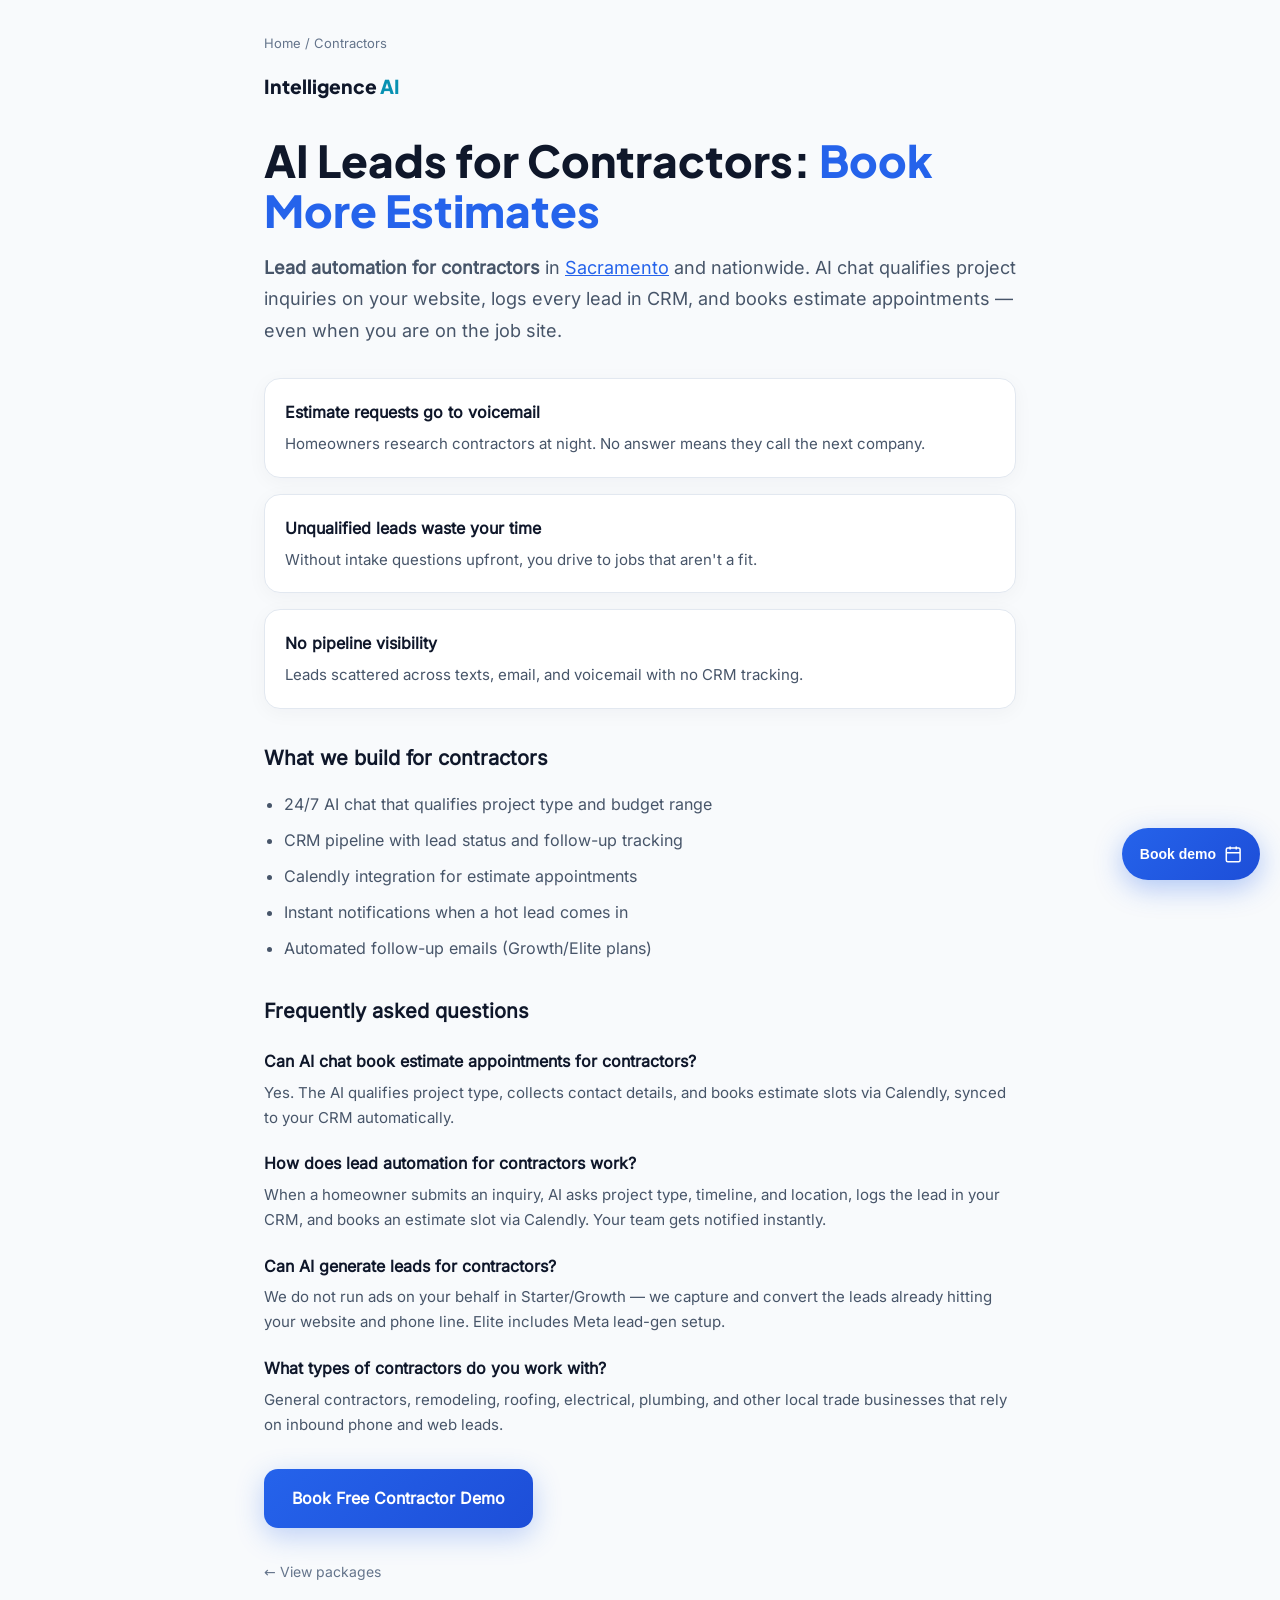
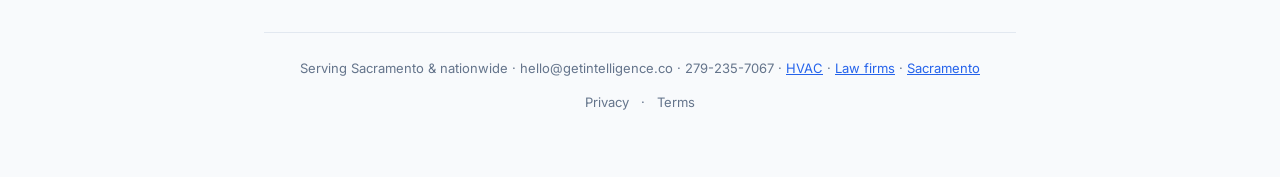
<file: contractors.html>
<!DOCTYPE html>
<html lang="en">
<head>
  <meta charset="UTF-8">
  <meta name="viewport" content="width=device-width, initial-scale=1.0">
  <meta name="referrer" content="strict-origin-when-cross-origin">
  <title>AI Leads for Contractors &amp; Lead Automation | Intelligence AI</title>
  <meta name="description" content="AI leads for contractors: 24/7 chat qualification, lead automation, CRM pipeline, and estimate booking. Capture project inquiries in Sacramento and nationwide.">
  <meta name="robots" content="index, follow">
  <meta http-equiv="Content-Security-Policy" content="default-src 'self'; script-src 'self' 'unsafe-inline' https://assets.calendly.com; style-src 'self' 'unsafe-inline' https://assets.calendly.com; img-src 'self' data: https:; font-src 'self'; connect-src 'self' https://calendly.com https://*.calendly.com; frame-src https://calendly.com https://*.calendly.com;">
  <link rel="canonical" href="https://getintelligence.co/contractors.html">
  <meta property="og:type" content="website">
  <meta property="og:title" content="Contractor Lead Automation | Intelligence AI">
  <meta property="og:description" content="AI chat and CRM for general contractors. Never miss an estimate request again.">
  <meta property="og:image" content="https://getintelligence.co/assets/hero-bg.jpg">
  <meta property="og:url" content="https://getintelligence.co/contractors.html">
  <meta name="twitter:card" content="summary_large_image">
  <meta name="twitter:title" content="Contractor Lead Automation | Intelligence AI">
  <meta name="twitter:description" content="AI chat and CRM for general contractors. Never miss an estimate request again.">
  <meta name="twitter:image" content="https://getintelligence.co/assets/hero-bg.jpg">
  <script type="application/ld+json">
  {"@context":"https://schema.org","@type":"BreadcrumbList","itemListElement":[{"@type":"ListItem","position":1,"name":"Home","item":"https://getintelligence.co/"},{"@type":"ListItem","position":2,"name":"Contractors","item":"https://getintelligence.co/contractors.html"}]}
  </script>
  <script type="application/ld+json">
  {"@context":"https://schema.org","@type":"Service","name":"Contractor Lead Automation","provider":{"@type":"ProfessionalService","name":"Intelligence AI","url":"https://getintelligence.co"},"areaServed":["Sacramento","Northern California","United States"],"description":"AI chat, CRM, and estimate booking automation for general contractors.","url":"https://getintelligence.co/contractors.html"}
  </script>
  <script type="application/ld+json">
  {"@context":"https://schema.org","@type":"FAQPage","mainEntity":[{"@type":"Question","name":"Can AI chat book estimate appointments for contractors?","acceptedAnswer":{"@type":"Answer","text":"Yes. The AI qualifies project type, collects contact details, and books estimate slots via Calendly, synced to your CRM automatically."}},{"@type":"Question","name":"How does lead automation for contractors work?","acceptedAnswer":{"@type":"Answer","text":"When a homeowner submits an inquiry, AI asks project type, timeline, and location, logs the lead in your CRM, and books an estimate slot via Calendly."}},{"@type":"Question","name":"Can AI generate leads for contractors?","acceptedAnswer":{"@type":"Answer","text":"We capture and convert leads already hitting your website and phone line. Elite includes Meta lead-gen setup."}},{"@type":"Question","name":"What types of contractors do you work with?","acceptedAnswer":{"@type":"Answer","text":"General contractors, remodeling, roofing, electrical, plumbing, and other local trade businesses that rely on inbound phone and web leads."}}]}
  </script>
  <script src="/assets/booking-chat.js" defer></script>
  <link rel="stylesheet" href="assets/page.css">
</head>
<body>
  <div class="wrap">
    <nav class="breadcrumb" aria-label="Breadcrumb"><a href="index.html">Home</a> / Contractors</nav>
    <a href="index.html" class="logo">Intelligence <span>AI</span></a>
    <h1>AI Leads for Contractors: <em>Book More Estimates</em></h1>
    <p class="lead"><strong>Lead automation for contractors</strong> in <a href="sacramento.html">Sacramento</a> and nationwide. AI chat qualifies project inquiries on your website, logs every lead in CRM, and books estimate appointments — even when you are on the job site.</p>
    <div class="pain">
      <div><h2>Estimate requests go to voicemail</h2><p>Homeowners research contractors at night. No answer means they call the next company.</p></div>
      <div><h2>Unqualified leads waste your time</h2><p>Without intake questions upfront, you drive to jobs that aren't a fit.</p></div>
      <div><h2>No pipeline visibility</h2><p>Leads scattered across texts, email, and voicemail with no CRM tracking.</p></div>
    </div>
    <h2 class="section-h">What we build for contractors</h2>
    <ul>
      <li>24/7 AI chat that qualifies project type and budget range</li>
      <li>CRM pipeline with lead status and follow-up tracking</li>
      <li>Calendly integration for estimate appointments</li>
      <li>Instant notifications when a hot lead comes in</li>
      <li>Automated follow-up emails (Growth/Elite plans)</li>
    </ul>
    <h2 class="section-h">Frequently asked questions</h2>
    <div class="faq-block">
      <h3>Can AI chat book estimate appointments for contractors?</h3>
      <p>Yes. The AI qualifies project type, collects contact details, and books estimate slots via Calendly, synced to your CRM automatically.</p>
      <h3>How does lead automation for contractors work?</h3>
      <p>When a homeowner submits an inquiry, AI asks project type, timeline, and location, logs the lead in your CRM, and books an estimate slot via Calendly. Your team gets notified instantly.</p>
      <h3>Can AI generate leads for contractors?</h3>
      <p>We do not run ads on your behalf in Starter/Growth — we capture and convert the leads already hitting your website and phone line. Elite includes Meta lead-gen setup.</p>
      <h3>What types of contractors do you work with?</h3>
      <p>General contractors, remodeling, roofing, electrical, plumbing, and other local trade businesses that rely on inbound phone and web leads.</p>
    </div>
    <a href="https://calendly.com/mustafanoori071/30min" class="cta" target="_blank" rel="noopener noreferrer">Book Free Contractor Demo</a>
    <a href="index.html#packages" class="back">← View packages</a>
    <footer><p>Serving Sacramento &amp; nationwide · hello@getintelligence.co · 279-235-7067 · <a href="hvac.html">HVAC</a> · <a href="law-firms.html">Law firms</a> · <a href="sacramento.html">Sacramento</a></p><p class="footer-legal-links"><a href="privacy.html">Privacy</a> · <a href="terms.html">Terms</a></p></footer>
  </div>
</body>
</html>
</file>
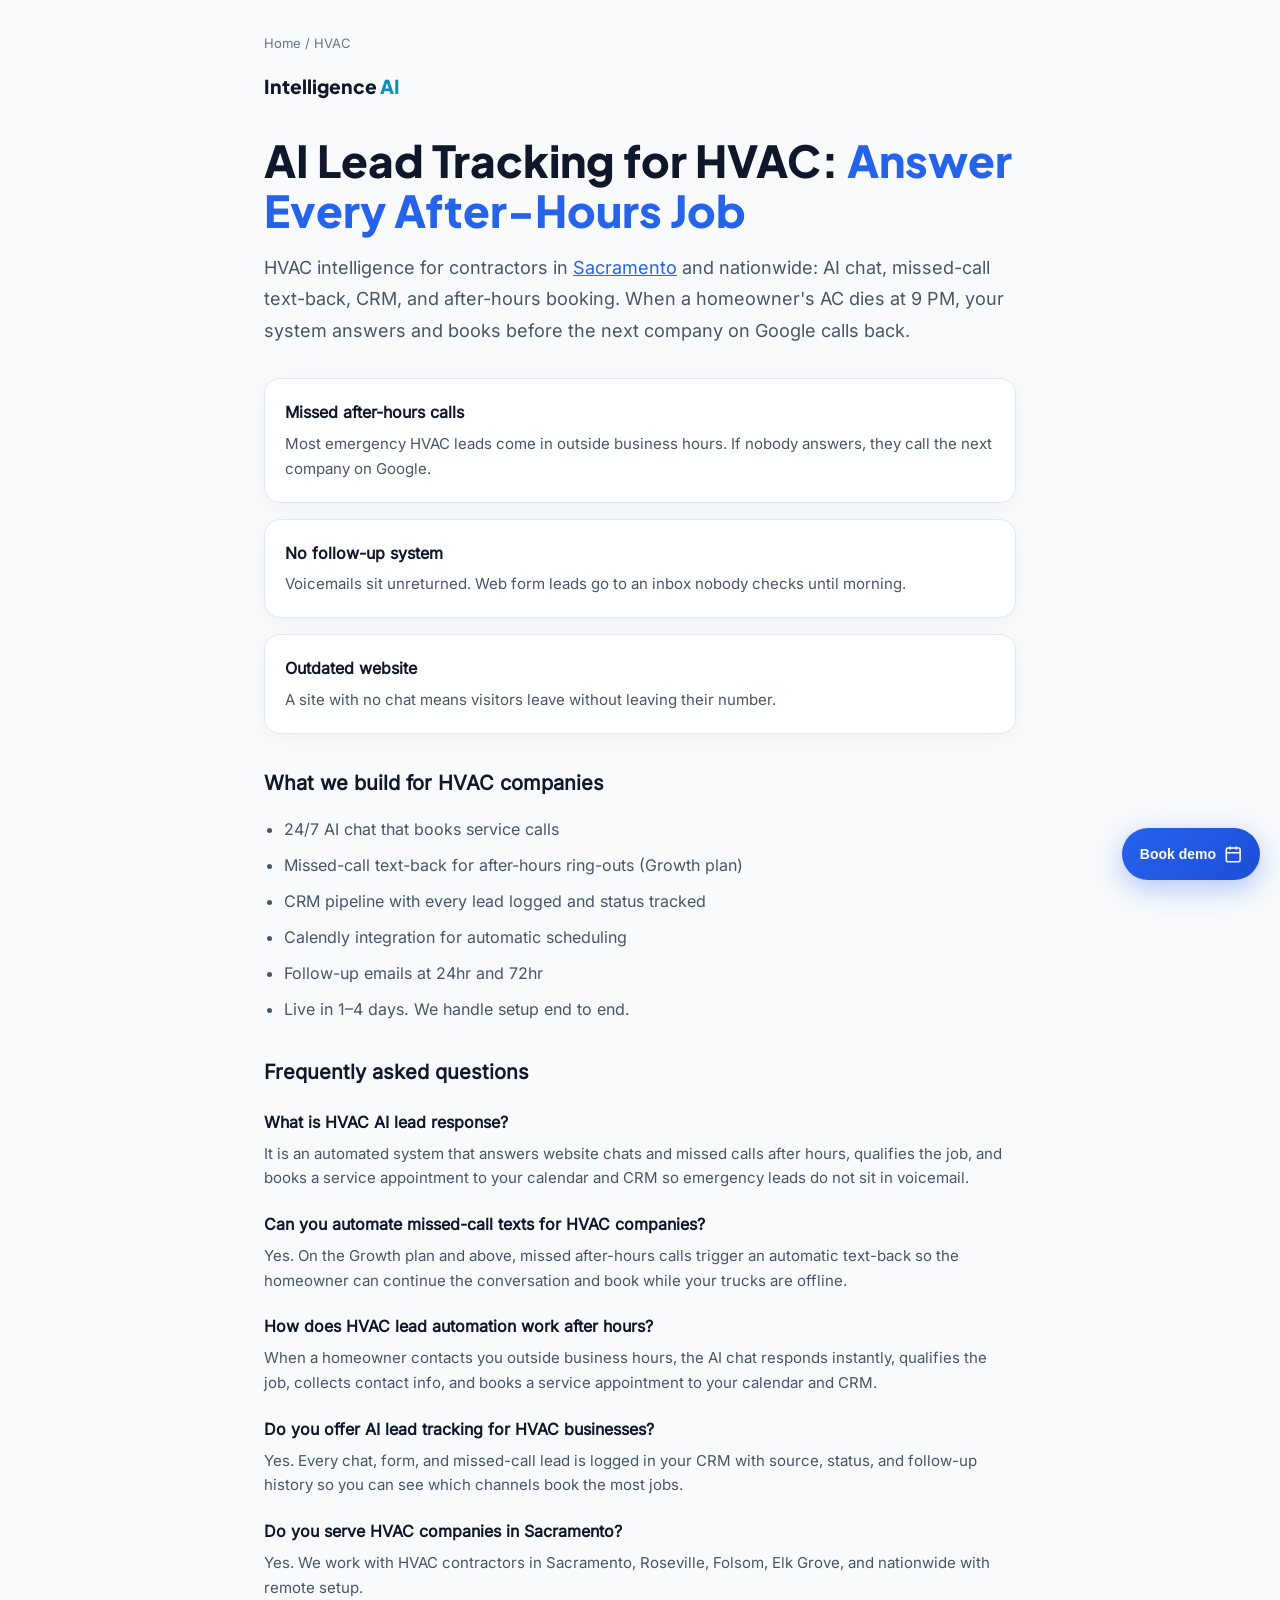
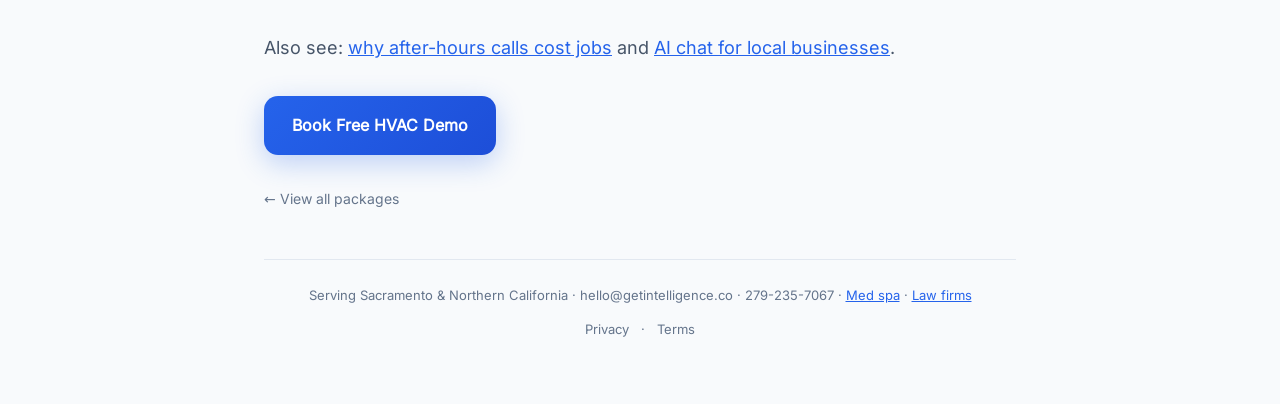
<file: hvac.html>
<!DOCTYPE html>
<html lang="en">
<head>
  <meta charset="UTF-8">
  <meta name="viewport" content="width=device-width, initial-scale=1.0">
  <meta name="referrer" content="strict-origin-when-cross-origin">
  <title>HVAC After-Hours Lead Response &amp; Booking | Intelligence AI</title>
  <meta name="description" content="HVAC AI lead response: instant chat, missed-call text-back, CRM, and after-hours booking. Capture emergency jobs before competitors call back.">
  <meta name="robots" content="index, follow">
  <meta http-equiv="Content-Security-Policy" content="default-src 'self'; script-src 'self' 'unsafe-inline' https://assets.calendly.com; style-src 'self' 'unsafe-inline' https://assets.calendly.com; img-src 'self' data: https:; font-src 'self'; connect-src 'self' https://calendly.com https://*.calendly.com; frame-src https://calendly.com https://*.calendly.com;">
  <link rel="canonical" href="https://getintelligence.co/hvac.html">
  <meta property="og:type" content="website">
  <meta property="og:url" content="https://getintelligence.co/hvac.html">
  <meta property="og:title" content="HVAC AI Lead Response | Intelligence AI">
  <meta property="og:description" content="Instant HVAC lead response after hours: AI chat, missed-call texts, CRM, and booking.">
  <meta property="og:image" content="https://getintelligence.co/assets/hero-bg.jpg">
  <meta name="twitter:card" content="summary_large_image">
  <meta name="twitter:title" content="HVAC AI Lead Response | Intelligence AI">
  <meta name="twitter:description" content="Instant HVAC lead response after hours: AI chat, missed-call texts, CRM, and booking.">
  <meta name="twitter:image" content="https://getintelligence.co/assets/hero-bg.jpg">
  <script type="application/ld+json">
  {"@context":"https://schema.org","@type":"BreadcrumbList","itemListElement":[{"@type":"ListItem","position":1,"name":"Home","item":"https://getintelligence.co/"},{"@type":"ListItem","position":2,"name":"HVAC","item":"https://getintelligence.co/hvac.html"}]}
  </script>
  <script type="application/ld+json">
  {"@context":"https://schema.org","@type":"Service","name":"HVAC AI Lead Response","provider":{"@type":"ProfessionalService","name":"Intelligence AI","url":"https://getintelligence.co"},"areaServed":["Sacramento","Northern California","United States"],"description":"AI lead response, missed-call text-back, CRM, and after-hours booking for HVAC contractors.","url":"https://getintelligence.co/hvac.html"}
  </script>
  <script type="application/ld+json">
  {"@context":"https://schema.org","@type":"FAQPage","mainEntity":[{"@type":"Question","name":"What is HVAC AI lead response?","acceptedAnswer":{"@type":"Answer","text":"HVAC AI lead response is an automated system that answers website chats and missed calls after hours, qualifies the job, and books a service appointment to your calendar and CRM so emergency leads do not sit in voicemail."}},{"@type":"Question","name":"Do you offer AI lead tracking for HVAC businesses?","acceptedAnswer":{"@type":"Answer","text":"Yes. Every chat, form, and missed-call lead is logged in your CRM with source, status, and follow-up history so you can see which channels book the most jobs."}},{"@type":"Question","name":"Can you automate missed-call texts for HVAC companies?","acceptedAnswer":{"@type":"Answer","text":"Yes. On the Growth plan and above, missed after-hours calls trigger an automatic text-back so the homeowner can continue the conversation and book while your trucks are offline."}},{"@type":"Question","name":"How does HVAC lead automation work after hours?","acceptedAnswer":{"@type":"Answer","text":"When a homeowner contacts you outside business hours, the AI chat responds instantly, qualifies the job, collects contact info, and books a service appointment to your calendar and CRM."}},{"@type":"Question","name":"Do you serve HVAC companies in Sacramento?","acceptedAnswer":{"@type":"Answer","text":"Yes. We work with HVAC contractors in Sacramento, Roseville, Folsom, Elk Grove, and nationwide with remote setup."}}]}
  </script>
  <script src="/assets/booking-chat.js" defer></script>
  <link rel="stylesheet" href="assets/page.css">
</head>
<body>
  <div class="wrap">
    <nav class="breadcrumb" aria-label="Breadcrumb"><a href="index.html">Home</a> / HVAC</nav>
    <a href="index.html" class="logo">Intelligence <span>AI</span></a>
    <h1>AI Lead Tracking for HVAC: <em>Answer Every After-Hours Job</em></h1>
    <p class="lead">HVAC intelligence for contractors in <a href="sacramento.html">Sacramento</a> and nationwide: AI chat, missed-call text-back, CRM, and after-hours booking. When a homeowner's AC dies at 9 PM, your system answers and books before the next company on Google calls back.</p>
    <div class="pain">
      <div><h2>Missed after-hours calls</h2><p>Most emergency HVAC leads come in outside business hours. If nobody answers, they call the next company on Google.</p></div>
      <div><h2>No follow-up system</h2><p>Voicemails sit unreturned. Web form leads go to an inbox nobody checks until morning.</p></div>
      <div><h2>Outdated website</h2><p>A site with no chat means visitors leave without leaving their number.</p></div>
    </div>
    <h2 class="section-h">What we build for HVAC companies</h2>
    <ul>
      <li>24/7 AI chat that books service calls</li>
      <li>Missed-call text-back for after-hours ring-outs (Growth plan)</li>
      <li>CRM pipeline with every lead logged and status tracked</li>
      <li>Calendly integration for automatic scheduling</li>
      <li>Follow-up emails at 24hr and 72hr</li>
      <li>Live in 1–4 days. We handle setup end to end.</li>
    </ul>
    <h2 class="section-h">Frequently asked questions</h2>
    <div class="faq-block">
      <h3>What is HVAC AI lead response?</h3>
      <p>It is an automated system that answers website chats and missed calls after hours, qualifies the job, and books a service appointment to your calendar and CRM so emergency leads do not sit in voicemail.</p>
      <h3>Can you automate missed-call texts for HVAC companies?</h3>
      <p>Yes. On the Growth plan and above, missed after-hours calls trigger an automatic text-back so the homeowner can continue the conversation and book while your trucks are offline.</p>
      <h3>How does HVAC lead automation work after hours?</h3>
      <p>When a homeowner contacts you outside business hours, the AI chat responds instantly, qualifies the job, collects contact info, and books a service appointment to your calendar and CRM.</p>
      <h3>Do you offer AI lead tracking for HVAC businesses?</h3>
      <p>Yes. Every chat, form, and missed-call lead is logged in your CRM with source, status, and follow-up history so you can see which channels book the most jobs.</p>
      <h3>Do you serve HVAC companies in Sacramento?</h3>
      <p>Yes. We work with HVAC contractors in Sacramento, Roseville, Folsom, Elk Grove, and nationwide with remote setup.</p>
    </div>
    <p class="lead" style="margin-top:1.5rem">Also see: <a href="guides/missed-leads-after-hours.html">why after-hours calls cost jobs</a> and <a href="guides/ai-chatbot-local-business.html">AI chat for local businesses</a>.</p>
    <a href="https://calendly.com/mustafanoori071/30min" class="cta" target="_blank" rel="noopener noreferrer">Book Free HVAC Demo</a>
    <a href="index.html#packages" class="back">← View all packages</a>
    <footer><p>Serving Sacramento &amp; Northern California · hello@getintelligence.co · 279-235-7067 · <a href="med-spa.html">Med spa</a> · <a href="law-firms.html">Law firms</a></p><p class="footer-legal-links"><a href="privacy.html">Privacy</a> · <a href="terms.html">Terms</a></p></footer>
  </div>
</body>
</html>
</file>
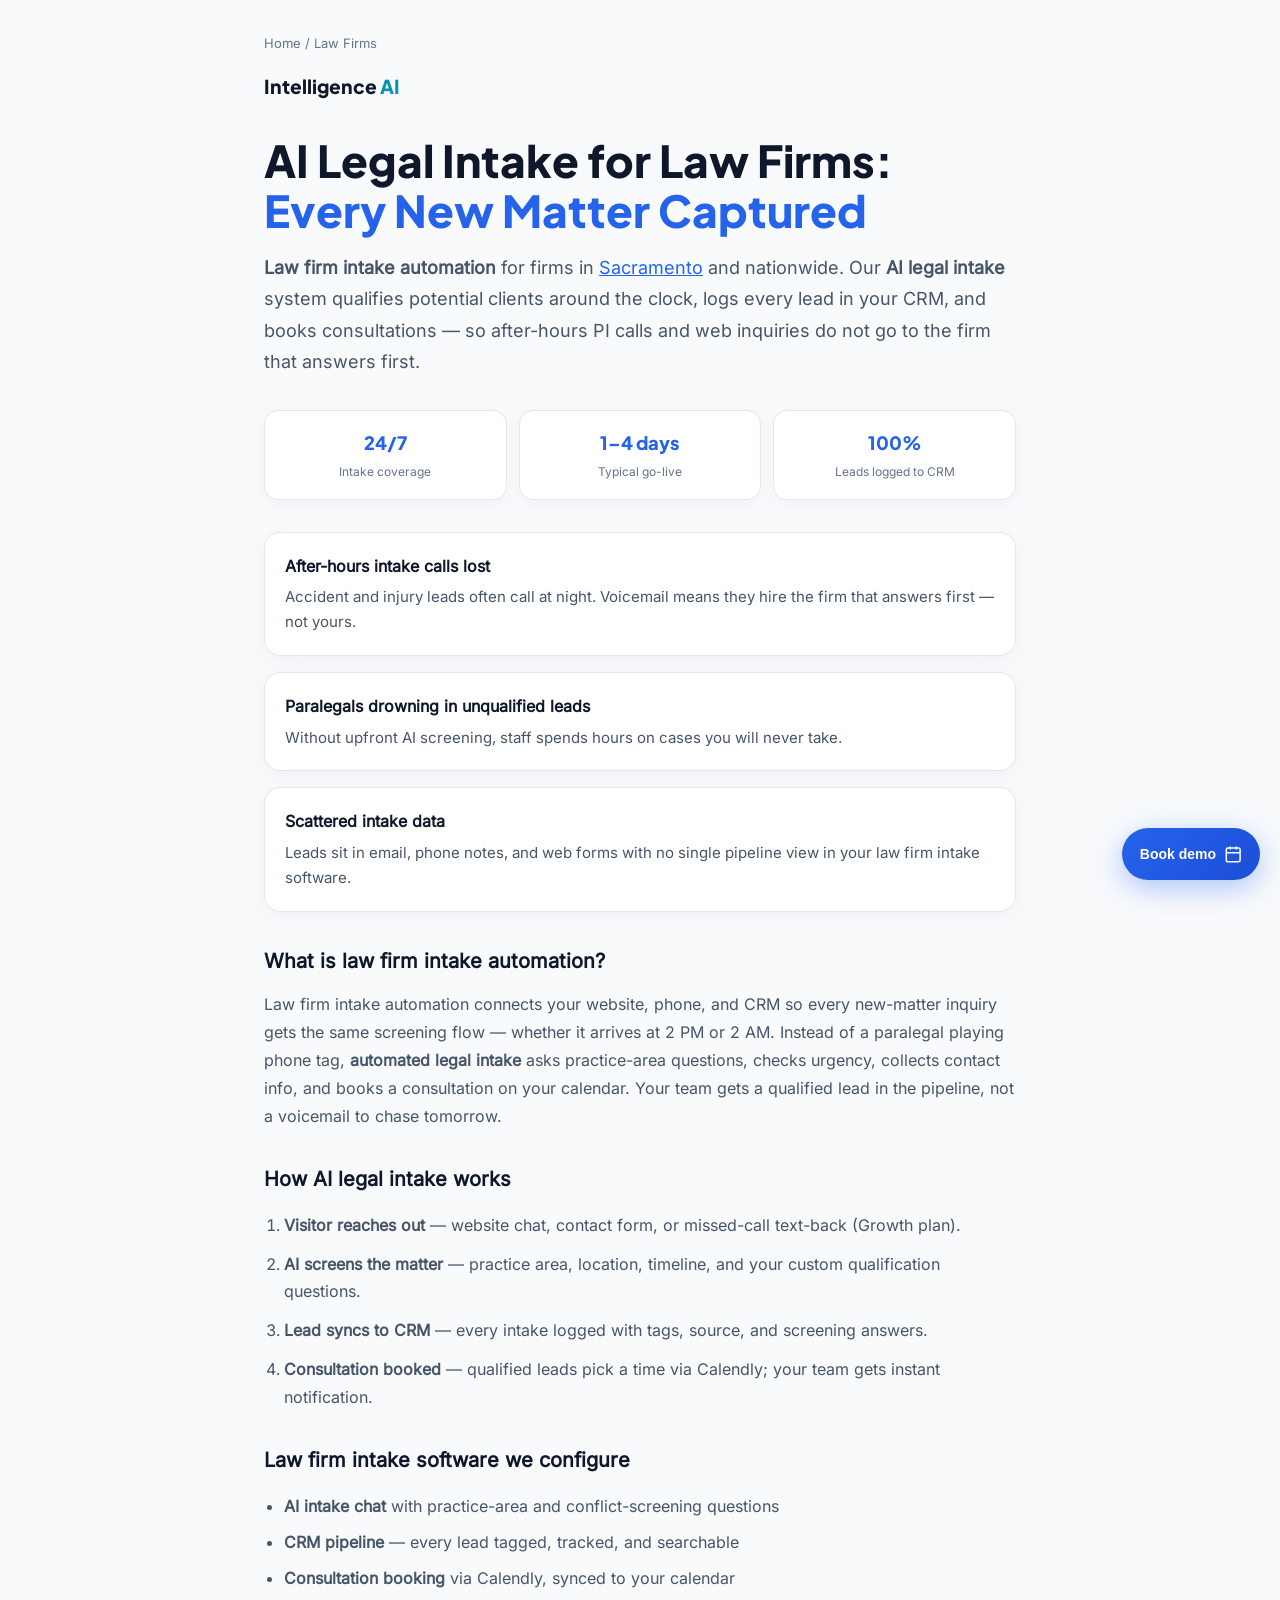
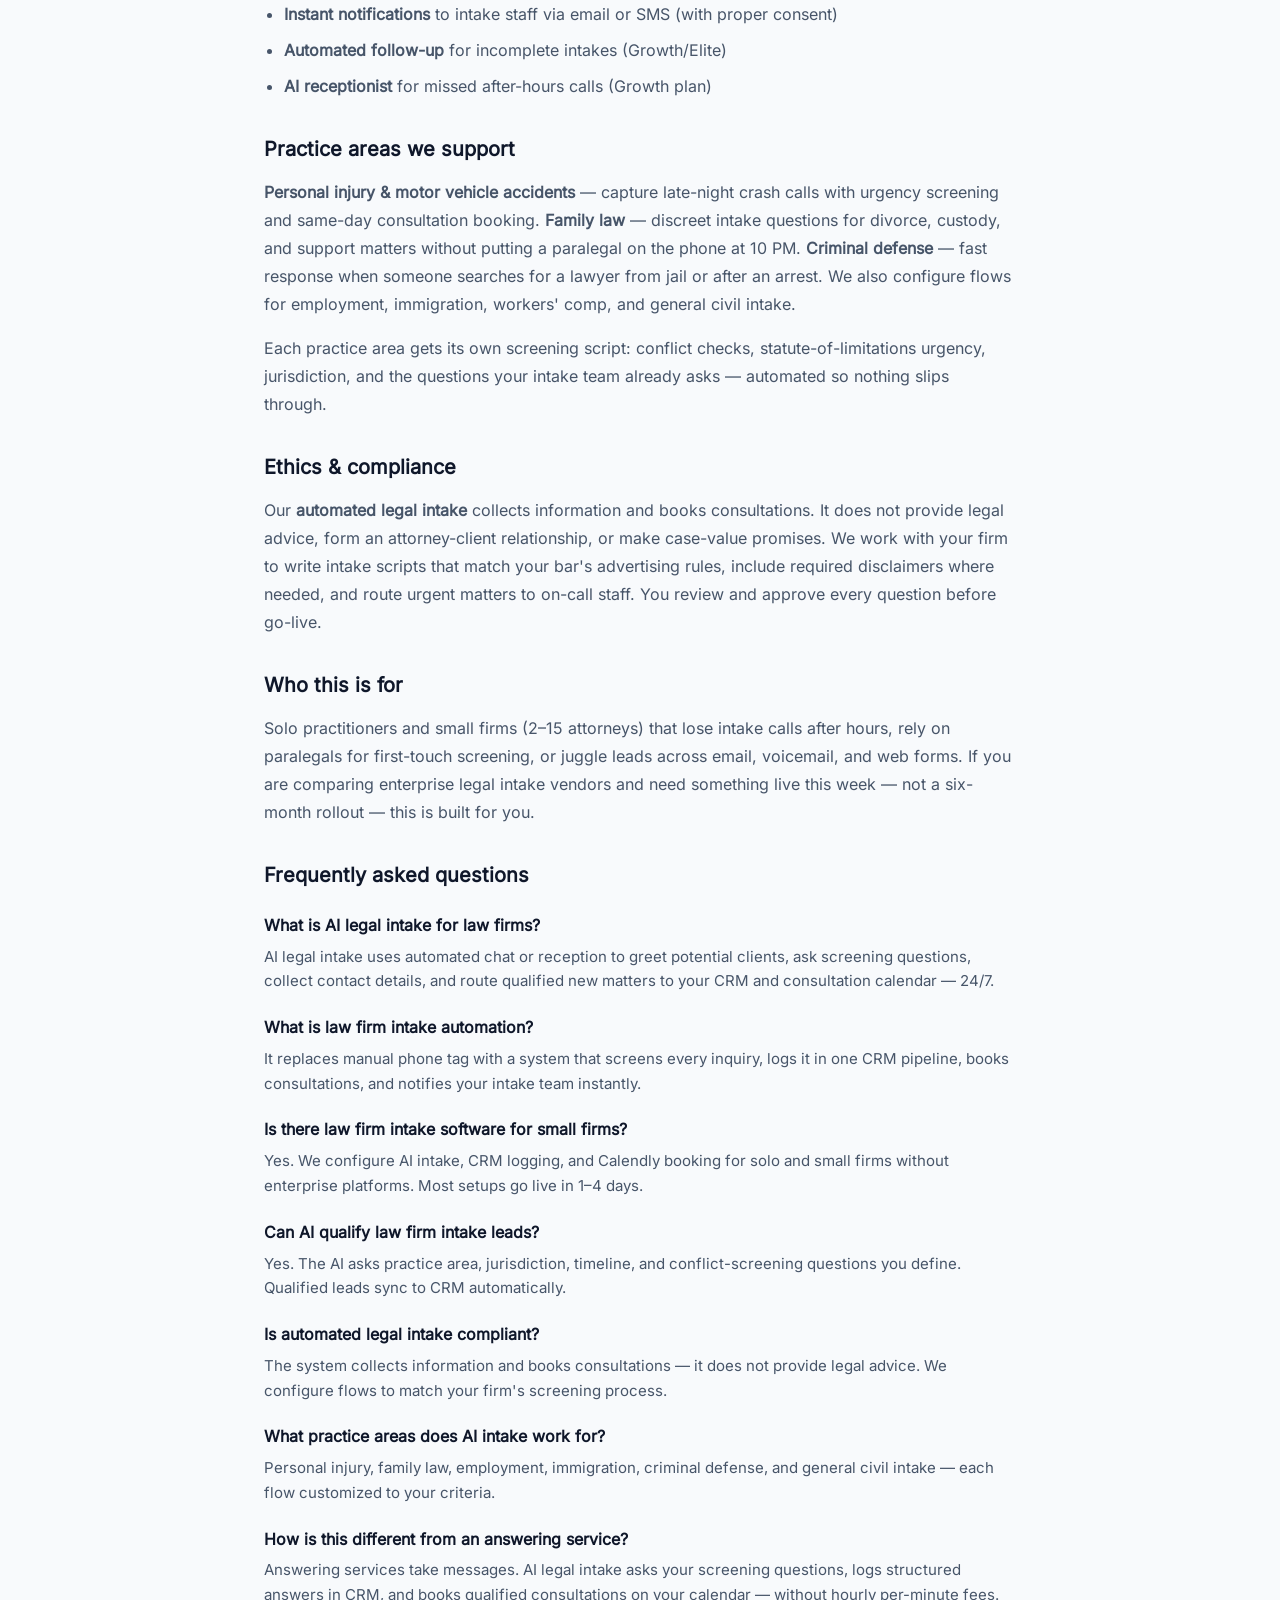
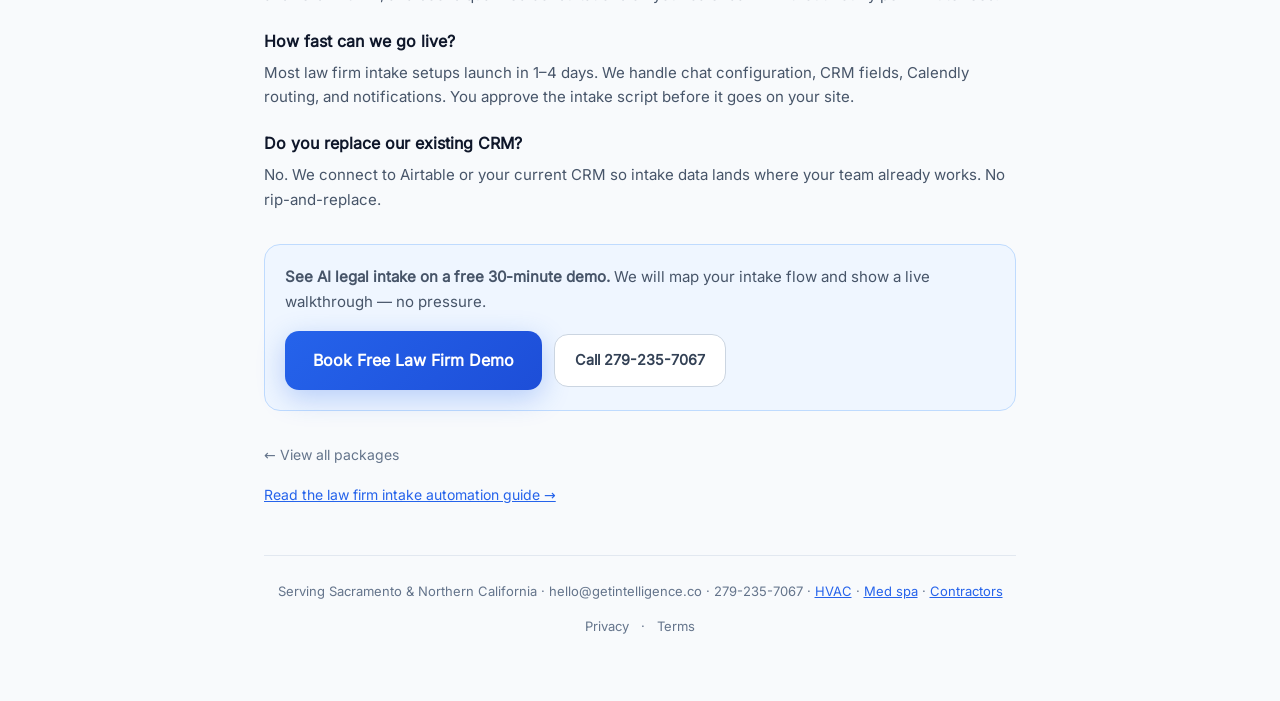
<file: law-firms.html>
<!DOCTYPE html>
<html lang="en">
<head>
  <meta charset="UTF-8">
  <meta name="viewport" content="width=device-width, initial-scale=1.0">
  <meta name="referrer" content="strict-origin-when-cross-origin">
  <title>AI Legal Intake for Law Firms | Never Miss a Call</title>
  <meta name="description" content="After-hours calls going to voicemail? AI legal intake qualifies new matters 24/7, logs leads in CRM, and books consultations. Live in 1–4 days — free demo.">
  <meta name="robots" content="index, follow">
  <meta http-equiv="Content-Security-Policy" content="default-src 'self'; script-src 'self' 'unsafe-inline' https://assets.calendly.com; style-src 'self' 'unsafe-inline' https://assets.calendly.com; img-src 'self' data: https:; font-src 'self'; connect-src 'self' https://calendly.com https://*.calendly.com; frame-src https://calendly.com https://*.calendly.com;">
  <link rel="canonical" href="https://getintelligence.co/law-firms.html">
  <meta property="og:type" content="website">
  <meta property="og:url" content="https://getintelligence.co/law-firms.html">
  <meta property="og:title" content="AI Legal Intake for Law Firms | Never Miss a Call">
  <meta property="og:description" content="After-hours intake calls going to voicemail? Automate legal intake screening, CRM logging, and consultation booking 24/7.">
  <meta property="og:image" content="https://getintelligence.co/assets/hero-bg.jpg">
  <meta name="twitter:card" content="summary_large_image">
  <meta name="twitter:title" content="AI Legal Intake for Law Firms | Intelligence AI">
  <meta name="twitter:description" content="Law firm intake automation: AI screening, CRM logging, and consultation booking. Never lose an after-hours intake call.">
  <meta name="twitter:image" content="https://getintelligence.co/assets/hero-bg.jpg">
  <script type="application/ld+json">
  {"@context":"https://schema.org","@type":"BreadcrumbList","itemListElement":[{"@type":"ListItem","position":1,"name":"Home","item":"https://getintelligence.co/"},{"@type":"ListItem","position":2,"name":"Law Firms","item":"https://getintelligence.co/law-firms.html"}]}
  </script>
  <script type="application/ld+json">
  {"@context":"https://schema.org","@type":"Service","name":"AI Legal Intake & Law Firm Intake Automation","provider":{"@type":"ProfessionalService","name":"Intelligence AI","url":"https://getintelligence.co","telephone":"+1-279-235-7067","email":"hello@getintelligence.co"},"areaServed":["Sacramento","Northern California","United States"],"description":"AI legal intake, law firm intake automation, and intake software with CRM logging and consultation booking for personal injury, family, and civil litigation firms.","url":"https://getintelligence.co/law-firms.html","serviceType":["AI legal intake","Law firm intake automation","Legal intake software","Law firm CRM automation"]}
  </script>
  <script type="application/ld+json">
  {"@context":"https://schema.org","@type":"FAQPage","mainEntity":[{"@type":"Question","name":"What is AI legal intake for law firms?","acceptedAnswer":{"@type":"Answer","text":"AI legal intake uses an automated chat or receptionist to greet potential clients, ask practice-area and urgency questions, collect contact details, and route qualified new matters to your CRM and consultation calendar — 24/7, including after hours."}},{"@type":"Question","name":"What is law firm intake automation?","acceptedAnswer":{"@type":"Answer","text":"Law firm intake automation replaces manual phone tag and inbox sorting with a system that screens every inquiry, logs it in one CRM pipeline, books consultations, and notifies your intake team instantly."}},{"@type":"Question","name":"Is there law firm intake software for small firms?","acceptedAnswer":{"@type":"Answer","text":"Yes. We configure AI intake chat, Airtable or CRM logging, and Calendly booking for solo practitioners and small firms without enterprise legal intake platforms. Most setups go live in 1–4 days."}},{"@type":"Question","name":"Can AI qualify law firm intake leads?","acceptedAnswer":{"@type":"Answer","text":"Yes. The AI asks practice area, jurisdiction, timeline, and conflict-screening questions you define. Qualified leads sync to CRM; unqualified inquiries get a polite decline or referral path."}},{"@type":"Question","name":"Is automated legal intake compliant?","acceptedAnswer":{"@type":"Answer","text":"The system collects information and books consultations — it does not provide legal advice. We configure flows to match your firm's screening process and bar advertising rules."}},{"@type":"Question","name":"How is AI legal intake different from an answering service?","acceptedAnswer":{"@type":"Answer","text":"Answering services take messages. AI legal intake asks screening questions, logs structured answers in CRM, and books qualified consultations on your calendar."}},{"@type":"Question","name":"How fast can a law firm go live with intake automation?","acceptedAnswer":{"@type":"Answer","text":"Most setups launch in 1–4 days after you approve the intake script. We handle chat, CRM, Calendly, and notifications."}},{"@type":"Question","name":"What practice areas does AI intake work for?","acceptedAnswer":{"@type":"Answer","text":"Personal injury, family law, employment, immigration, criminal defense, and general civil intake. Each flow is customized to your screening criteria."}}]}
  </script>
  <script src="/assets/booking-chat.js" defer></script>
  <link rel="stylesheet" href="assets/page.css">
</head>
<body>
  <div class="wrap">
    <nav class="breadcrumb" aria-label="Breadcrumb"><a href="index.html">Home</a> / Law Firms</nav>
    <a href="index.html" class="logo">Intelligence <span>AI</span></a>
    <h1>AI Legal Intake for Law Firms: <em>Every New Matter Captured</em></h1>
    <p class="lead"><strong>Law firm intake automation</strong> for firms in <a href="sacramento.html">Sacramento</a> and nationwide. Our <strong>AI legal intake</strong> system qualifies potential clients around the clock, logs every lead in your CRM, and books consultations — so after-hours PI calls and web inquiries do not go to the firm that answers first.</p>

    <div class="stat-row">
      <div class="stat"><span class="stat-num">24/7</span><span class="stat-label">Intake coverage</span></div>
      <div class="stat"><span class="stat-num">1–4 days</span><span class="stat-label">Typical go-live</span></div>
      <div class="stat"><span class="stat-num">100%</span><span class="stat-label">Leads logged to CRM</span></div>
    </div>

    <div class="pain">
      <div><h2>After-hours intake calls lost</h2><p>Accident and injury leads often call at night. Voicemail means they hire the firm that answers first — not yours.</p></div>
      <div><h2>Paralegals drowning in unqualified leads</h2><p>Without upfront AI screening, staff spends hours on cases you will never take.</p></div>
      <div><h2>Scattered intake data</h2><p>Leads sit in email, phone notes, and web forms with no single pipeline view in your law firm intake software.</p></div>
    </div>

    <h2 class="section-h">What is law firm intake automation?</h2>
    <p class="body-text">Law firm intake automation connects your website, phone, and CRM so every new-matter inquiry gets the same screening flow — whether it arrives at 2 PM or 2 AM. Instead of a paralegal playing phone tag, <strong>automated legal intake</strong> asks practice-area questions, checks urgency, collects contact info, and books a consultation on your calendar. Your team gets a qualified lead in the pipeline, not a voicemail to chase tomorrow.</p>

    <h2 class="section-h">How AI legal intake works</h2>
    <ol class="steps-list">
      <li><strong>Visitor reaches out</strong> — website chat, contact form, or missed-call text-back (Growth plan).</li>
      <li><strong>AI screens the matter</strong> — practice area, location, timeline, and your custom qualification questions.</li>
      <li><strong>Lead syncs to CRM</strong> — every intake logged with tags, source, and screening answers.</li>
      <li><strong>Consultation booked</strong> — qualified leads pick a time via Calendly; your team gets instant notification.</li>
    </ol>

    <h2 class="section-h">Law firm intake software we configure</h2>
    <ul>
      <li><strong>AI intake chat</strong> with practice-area and conflict-screening questions</li>
      <li><strong>CRM pipeline</strong> — every lead tagged, tracked, and searchable</li>
      <li><strong>Consultation booking</strong> via Calendly, synced to your calendar</li>
      <li><strong>Instant notifications</strong> to intake staff via email or SMS (with proper consent)</li>
      <li><strong>Automated follow-up</strong> for incomplete intakes (Growth/Elite)</li>
      <li><strong>AI receptionist</strong> for missed after-hours calls (Growth plan)</li>
    </ul>

    <h2 class="section-h">Practice areas we support</h2>
    <p class="body-text"><strong>Personal injury &amp; motor vehicle accidents</strong> — capture late-night crash calls with urgency screening and same-day consultation booking. <strong>Family law</strong> — discreet intake questions for divorce, custody, and support matters without putting a paralegal on the phone at 10 PM. <strong>Criminal defense</strong> — fast response when someone searches for a lawyer from jail or after an arrest. We also configure flows for employment, immigration, workers' comp, and general civil intake.</p>
    <p class="body-text">Each practice area gets its own screening script: conflict checks, statute-of-limitations urgency, jurisdiction, and the questions your intake team already asks — automated so nothing slips through.</p>

    <h2 class="section-h">Ethics &amp; compliance</h2>
    <p class="body-text">Our <strong>automated legal intake</strong> collects information and books consultations. It does not provide legal advice, form an attorney-client relationship, or make case-value promises. We work with your firm to write intake scripts that match your bar's advertising rules, include required disclaimers where needed, and route urgent matters to on-call staff. You review and approve every question before go-live.</p>

    <h2 class="section-h">Who this is for</h2>
    <p class="body-text">Solo practitioners and small firms (2–15 attorneys) that lose intake calls after hours, rely on paralegals for first-touch screening, or juggle leads across email, voicemail, and web forms. If you are comparing enterprise legal intake vendors and need something live this week — not a six-month rollout — this is built for you.</p>

    <h2 class="section-h">Frequently asked questions</h2>
    <div class="faq-block">
      <h3>What is AI legal intake for law firms?</h3>
      <p>AI legal intake uses automated chat or reception to greet potential clients, ask screening questions, collect contact details, and route qualified new matters to your CRM and consultation calendar — 24/7.</p>
      <h3>What is law firm intake automation?</h3>
      <p>It replaces manual phone tag with a system that screens every inquiry, logs it in one CRM pipeline, books consultations, and notifies your intake team instantly.</p>
      <h3>Is there law firm intake software for small firms?</h3>
      <p>Yes. We configure AI intake, CRM logging, and Calendly booking for solo and small firms without enterprise platforms. Most setups go live in 1–4 days.</p>
      <h3>Can AI qualify law firm intake leads?</h3>
      <p>Yes. The AI asks practice area, jurisdiction, timeline, and conflict-screening questions you define. Qualified leads sync to CRM automatically.</p>
      <h3>Is automated legal intake compliant?</h3>
      <p>The system collects information and books consultations — it does not provide legal advice. We configure flows to match your firm's screening process.</p>
      <h3>What practice areas does AI intake work for?</h3>
      <p>Personal injury, family law, employment, immigration, criminal defense, and general civil intake — each flow customized to your criteria.</p>
      <h3>How is this different from an answering service?</h3>
      <p>Answering services take messages. AI legal intake asks your screening questions, logs structured answers in CRM, and books qualified consultations on your calendar — without hourly per-minute fees.</p>
      <h3>How fast can we go live?</h3>
      <p>Most law firm intake setups launch in 1–4 days. We handle chat configuration, CRM fields, Calendly routing, and notifications. You approve the intake script before it goes on your site.</p>
      <h3>Do you replace our existing CRM?</h3>
      <p>No. We connect to Airtable or your current CRM so intake data lands where your team already works. No rip-and-replace.</p>
    </div>

    <div class="cta-box">
      <p><strong>See AI legal intake on a free 30-minute demo.</strong> We will map your intake flow and show a live walkthrough — no pressure.</p>
      <div class="cta-row">
        <a href="https://calendly.com/mustafanoori071/30min" class="cta" target="_blank" rel="noopener noreferrer">Book Free Law Firm Demo</a>
        <a href="tel:+12792357067" class="cta-secondary">Call 279-235-7067</a>
      </div>
    </div>
    <a href="index.html#packages" class="back">← View all packages</a>
    <p class="body-text" style="margin-top:1rem;font-size:0.875rem"><a href="guides/legal-intake-automation-law-firms.html">Read the law firm intake automation guide →</a></p>
    <footer><p>Serving Sacramento &amp; Northern California · hello@getintelligence.co · 279-235-7067 · <a href="hvac.html">HVAC</a> · <a href="med-spa.html">Med spa</a> · <a href="contractors.html">Contractors</a></p><p class="footer-legal-links"><a href="privacy.html">Privacy</a> · <a href="terms.html">Terms</a></p></footer>
  </div>
</body>
</html>
</file>
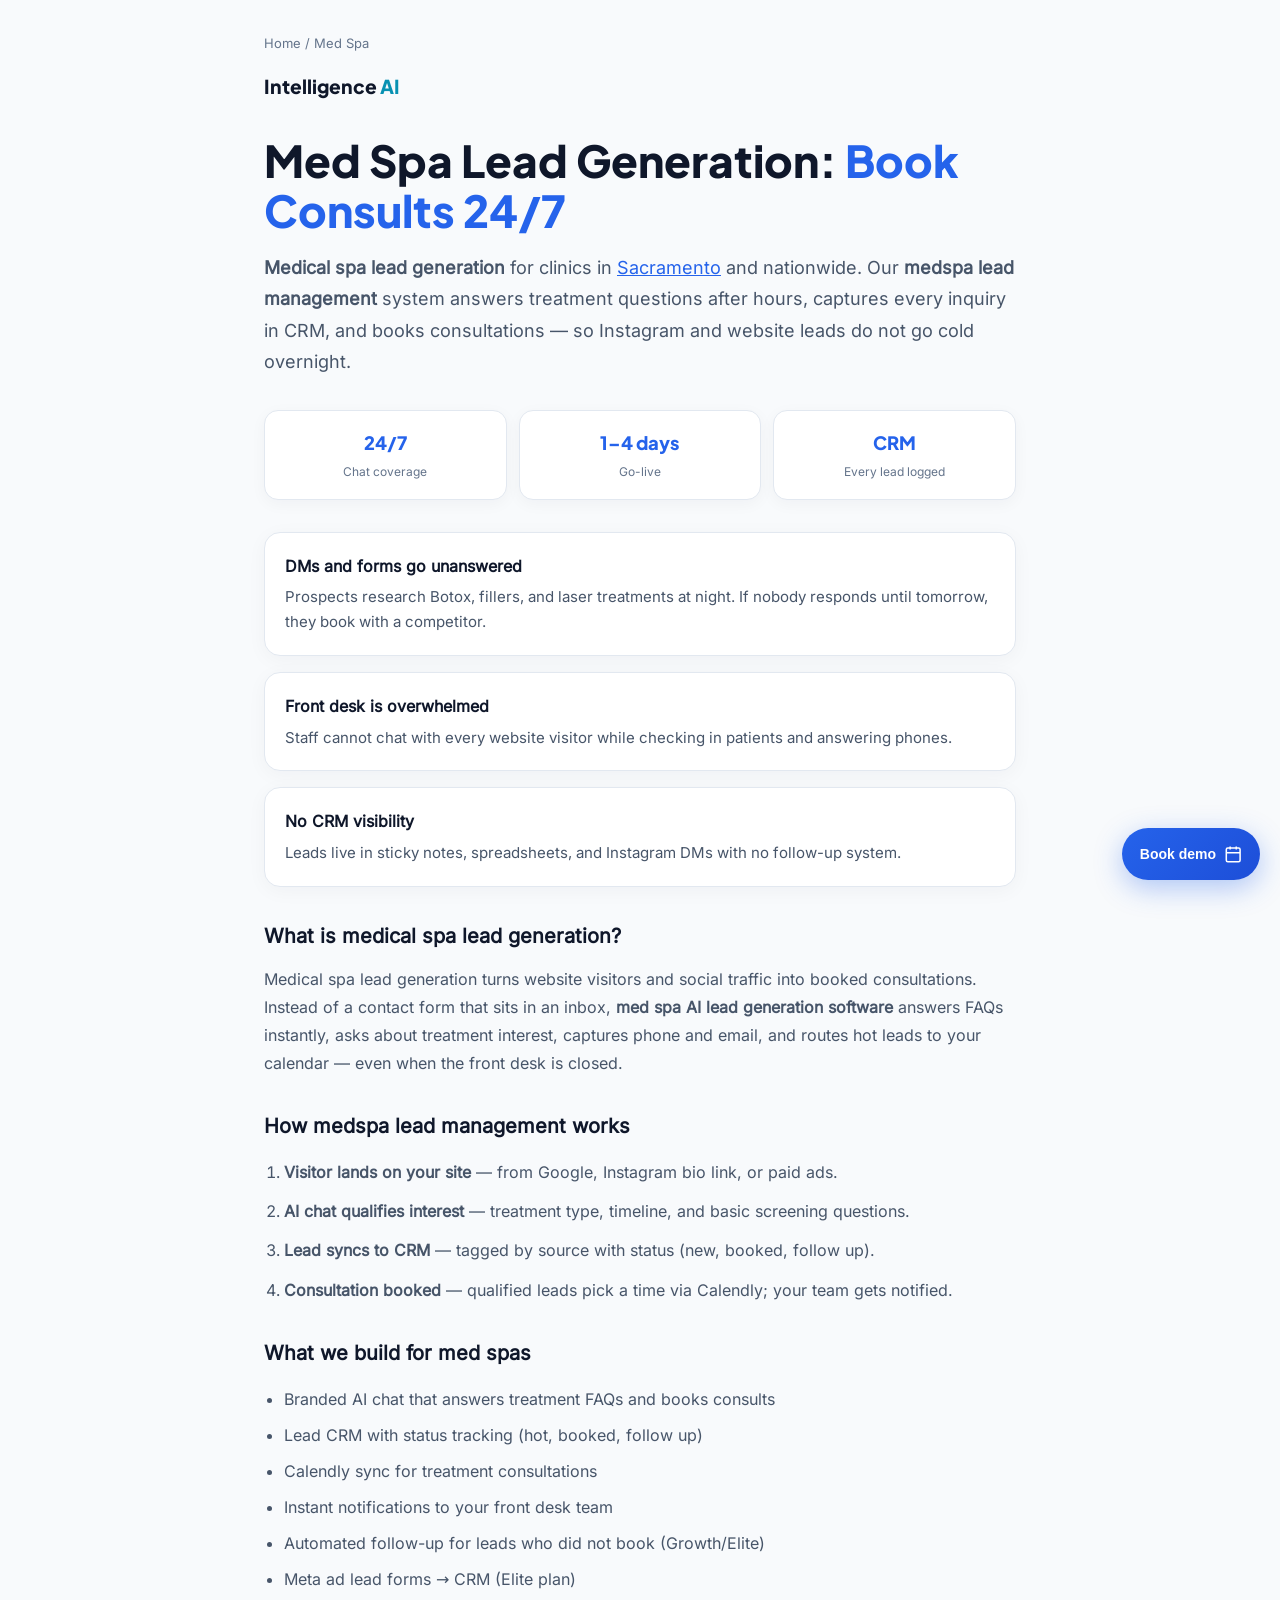
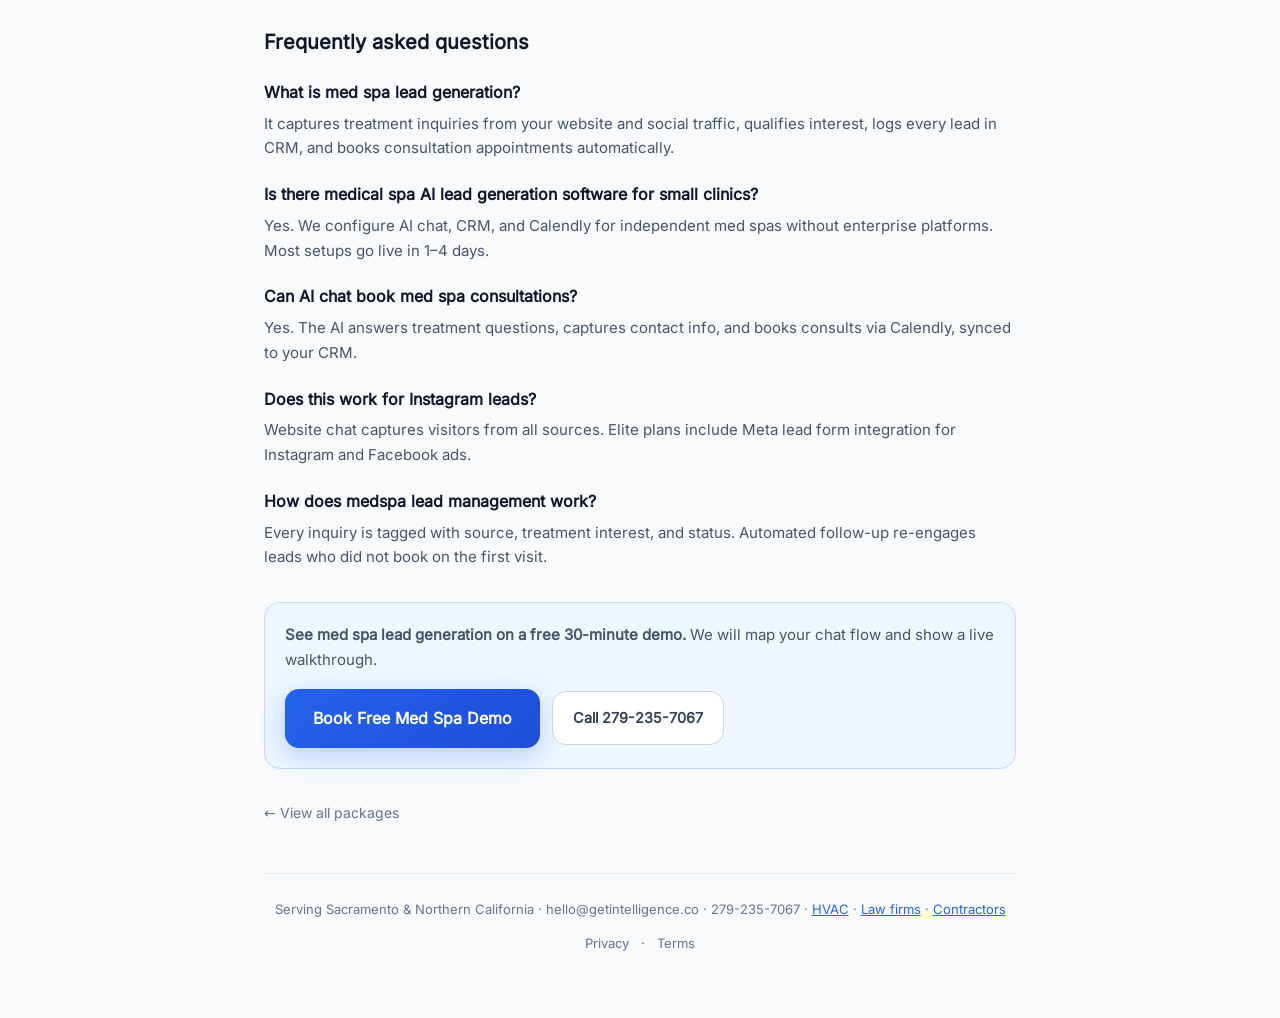
<file: med-spa.html>
<!DOCTYPE html>
<html lang="en">
<head>
  <meta charset="UTF-8">
  <meta name="viewport" content="width=device-width, initial-scale=1.0">
  <meta name="referrer" content="strict-origin-when-cross-origin">
  <title>Med Spa Lead Generation &amp; AI Booking | Intelligence AI</title>
  <meta name="description" content="Med spa lead generation after hours: AI chat answers treatment questions, captures leads in CRM, and books consults 24/7. Medical spa AI lead software — live in 1–4 days.">
  <meta name="robots" content="index, follow">
  <meta http-equiv="Content-Security-Policy" content="default-src 'self'; script-src 'self' 'unsafe-inline' https://assets.calendly.com; style-src 'self' 'unsafe-inline' https://assets.calendly.com; img-src 'self' data: https:; font-src 'self'; connect-src 'self' https://calendly.com https://*.calendly.com; frame-src https://calendly.com https://*.calendly.com;">
  <link rel="canonical" href="https://getintelligence.co/med-spa.html">
  <meta property="og:type" content="website">
  <meta property="og:url" content="https://getintelligence.co/med-spa.html">
  <meta property="og:title" content="Med Spa Lead Generation | Intelligence AI">
  <meta property="og:description" content="24/7 AI chat that books med spa consults and captures leads when your front desk is closed.">
  <meta property="og:image" content="https://getintelligence.co/assets/hero-bg.jpg">
  <meta name="twitter:card" content="summary_large_image">
  <meta name="twitter:title" content="Med Spa Lead Generation | Intelligence AI">
  <meta name="twitter:description" content="24/7 AI chat that books med spa consults and captures leads when your front desk is closed.">
  <meta name="twitter:image" content="https://getintelligence.co/assets/hero-bg.jpg">
  <script type="application/ld+json">
  {"@context":"https://schema.org","@type":"BreadcrumbList","itemListElement":[{"@type":"ListItem","position":1,"name":"Home","item":"https://getintelligence.co/"},{"@type":"ListItem","position":2,"name":"Med Spa","item":"https://getintelligence.co/med-spa.html"}]}
  </script>
  <script type="application/ld+json">
  {"@context":"https://schema.org","@type":"Service","name":"Med Spa Lead Generation","provider":{"@type":"ProfessionalService","name":"Intelligence AI","url":"https://getintelligence.co","telephone":"+1-279-235-7067"},"areaServed":["Sacramento","Northern California","United States"],"description":"Medical spa lead generation with AI chat, CRM, and consult booking for aesthetic clinics.","url":"https://getintelligence.co/med-spa.html","serviceType":["Med spa lead generation","Medical spa AI lead generation","Medspa lead management"]}
  </script>
  <script type="application/ld+json">
  {"@context":"https://schema.org","@type":"FAQPage","mainEntity":[{"@type":"Question","name":"What is med spa lead generation?","acceptedAnswer":{"@type":"Answer","text":"Med spa lead generation captures treatment inquiries from your website, social traffic, and after-hours visitors, qualifies interest, logs every lead in CRM, and books consultation appointments automatically."}},{"@type":"Question","name":"Is there medical spa AI lead generation software for small clinics?","acceptedAnswer":{"@type":"Answer","text":"Yes. We configure AI chat, CRM logging, and Calendly booking for independent med spas and small aesthetic clinics without enterprise platforms. Most setups go live in 1–4 days."}},{"@type":"Question","name":"Can AI chat book med spa consultations?","acceptedAnswer":{"@type":"Answer","text":"Yes. The AI answers common treatment questions, captures contact info, and books consult appointments via Calendly, synced to your CRM."}},{"@type":"Question","name":"Does this work for Instagram and Meta leads?","acceptedAnswer":{"@type":"Answer","text":"Website chat captures visitors from all traffic sources. Elite plans include Meta lead form integration for Instagram and Facebook ads."}},{"@type":"Question","name":"How does medspa lead management work?","acceptedAnswer":{"@type":"Answer","text":"Every inquiry is tagged with source, treatment interest, and status in your CRM pipeline. Automated follow-up sequences re-engage leads who did not book on the first visit."}}]}
  </script>
  <script src="/assets/booking-chat.js" defer></script>
  <link rel="stylesheet" href="assets/page.css">
</head>
<body>
  <div class="wrap">
    <nav class="breadcrumb" aria-label="Breadcrumb"><a href="index.html">Home</a> / Med Spa</nav>
    <a href="index.html" class="logo">Intelligence <span>AI</span></a>
    <h1>Med Spa Lead Generation: <em>Book Consults 24/7</em></h1>
    <p class="lead"><strong>Medical spa lead generation</strong> for clinics in <a href="sacramento.html">Sacramento</a> and nationwide. Our <strong>medspa lead management</strong> system answers treatment questions after hours, captures every inquiry in CRM, and books consultations — so Instagram and website leads do not go cold overnight.</p>

    <div class="stat-row">
      <div class="stat"><span class="stat-num">24/7</span><span class="stat-label">Chat coverage</span></div>
      <div class="stat"><span class="stat-num">1–4 days</span><span class="stat-label">Go-live</span></div>
      <div class="stat"><span class="stat-num">CRM</span><span class="stat-label">Every lead logged</span></div>
    </div>

    <div class="pain">
      <div><h2>DMs and forms go unanswered</h2><p>Prospects research Botox, fillers, and laser treatments at night. If nobody responds until tomorrow, they book with a competitor.</p></div>
      <div><h2>Front desk is overwhelmed</h2><p>Staff cannot chat with every website visitor while checking in patients and answering phones.</p></div>
      <div><h2>No CRM visibility</h2><p>Leads live in sticky notes, spreadsheets, and Instagram DMs with no follow-up system.</p></div>
    </div>

    <h2 class="section-h">What is medical spa lead generation?</h2>
    <p class="body-text">Medical spa lead generation turns website visitors and social traffic into booked consultations. Instead of a contact form that sits in an inbox, <strong>med spa AI lead generation software</strong> answers FAQs instantly, asks about treatment interest, captures phone and email, and routes hot leads to your calendar — even when the front desk is closed.</p>

    <h2 class="section-h">How medspa lead management works</h2>
    <ol class="steps-list">
      <li><strong>Visitor lands on your site</strong> — from Google, Instagram bio link, or paid ads.</li>
      <li><strong>AI chat qualifies interest</strong> — treatment type, timeline, and basic screening questions.</li>
      <li><strong>Lead syncs to CRM</strong> — tagged by source with status (new, booked, follow up).</li>
      <li><strong>Consultation booked</strong> — qualified leads pick a time via Calendly; your team gets notified.</li>
    </ol>

    <h2 class="section-h">What we build for med spas</h2>
    <ul>
      <li>Branded AI chat that answers treatment FAQs and books consults</li>
      <li>Lead CRM with status tracking (hot, booked, follow up)</li>
      <li>Calendly sync for treatment consultations</li>
      <li>Instant notifications to your front desk team</li>
      <li>Automated follow-up for leads who did not book (Growth/Elite)</li>
      <li>Meta ad lead forms → CRM (Elite plan)</li>
    </ul>

    <h2 class="section-h">Frequently asked questions</h2>
    <div class="faq-block">
      <h3>What is med spa lead generation?</h3>
      <p>It captures treatment inquiries from your website and social traffic, qualifies interest, logs every lead in CRM, and books consultation appointments automatically.</p>
      <h3>Is there medical spa AI lead generation software for small clinics?</h3>
      <p>Yes. We configure AI chat, CRM, and Calendly for independent med spas without enterprise platforms. Most setups go live in 1–4 days.</p>
      <h3>Can AI chat book med spa consultations?</h3>
      <p>Yes. The AI answers treatment questions, captures contact info, and books consults via Calendly, synced to your CRM.</p>
      <h3>Does this work for Instagram leads?</h3>
      <p>Website chat captures visitors from all sources. Elite plans include Meta lead form integration for Instagram and Facebook ads.</p>
      <h3>How does medspa lead management work?</h3>
      <p>Every inquiry is tagged with source, treatment interest, and status. Automated follow-up re-engages leads who did not book on the first visit.</p>
    </div>

    <div class="cta-box">
      <p><strong>See med spa lead generation on a free 30-minute demo.</strong> We will map your chat flow and show a live walkthrough.</p>
      <div class="cta-row">
        <a href="https://calendly.com/mustafanoori071/30min" class="cta" target="_blank" rel="noopener noreferrer">Book Free Med Spa Demo</a>
        <a href="tel:+12792357067" class="cta-secondary">Call 279-235-7067</a>
      </div>
    </div>
    <a href="index.html#packages" class="back">← View all packages</a>
    <footer><p>Serving Sacramento &amp; Northern California · hello@getintelligence.co · 279-235-7067 · <a href="hvac.html">HVAC</a> · <a href="law-firms.html">Law firms</a> · <a href="contractors.html">Contractors</a></p><p class="footer-legal-links"><a href="privacy.html">Privacy</a> · <a href="terms.html">Terms</a></p></footer>
  </div>
</body>
</html>
</file>
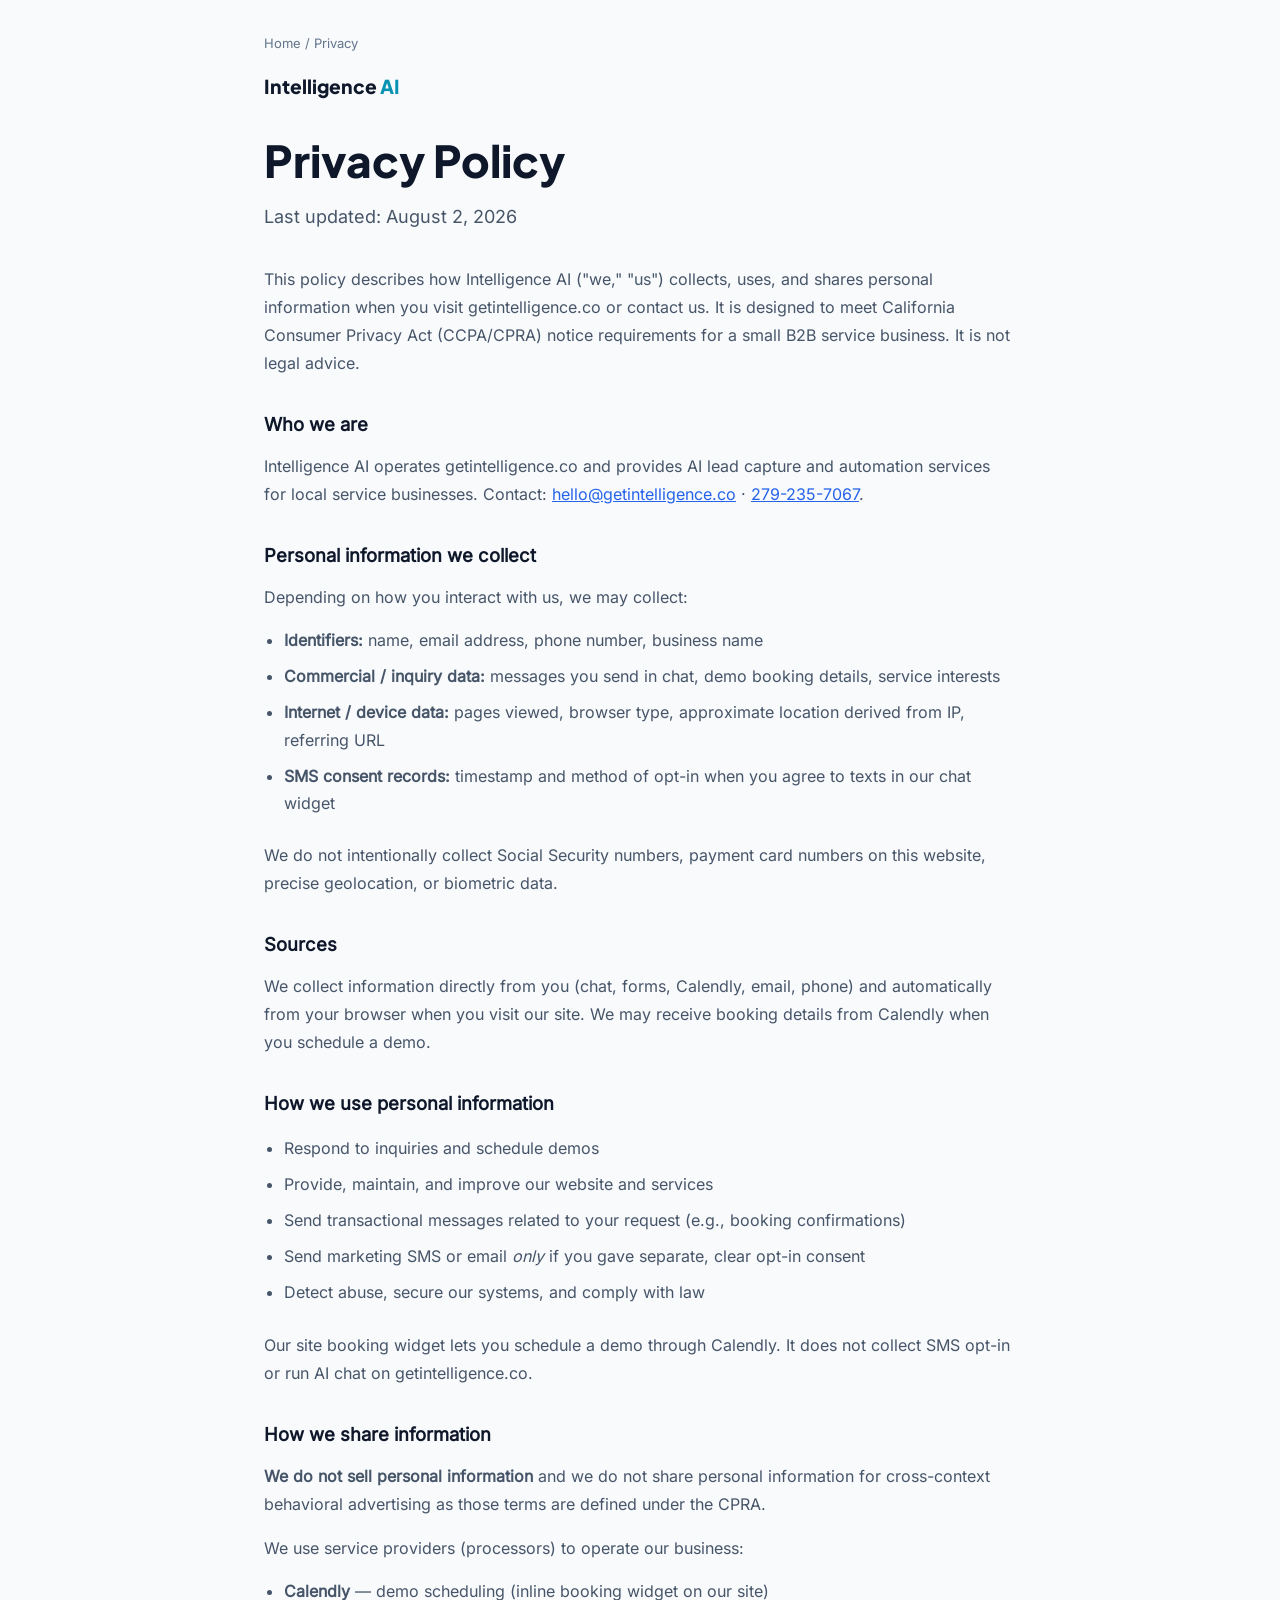
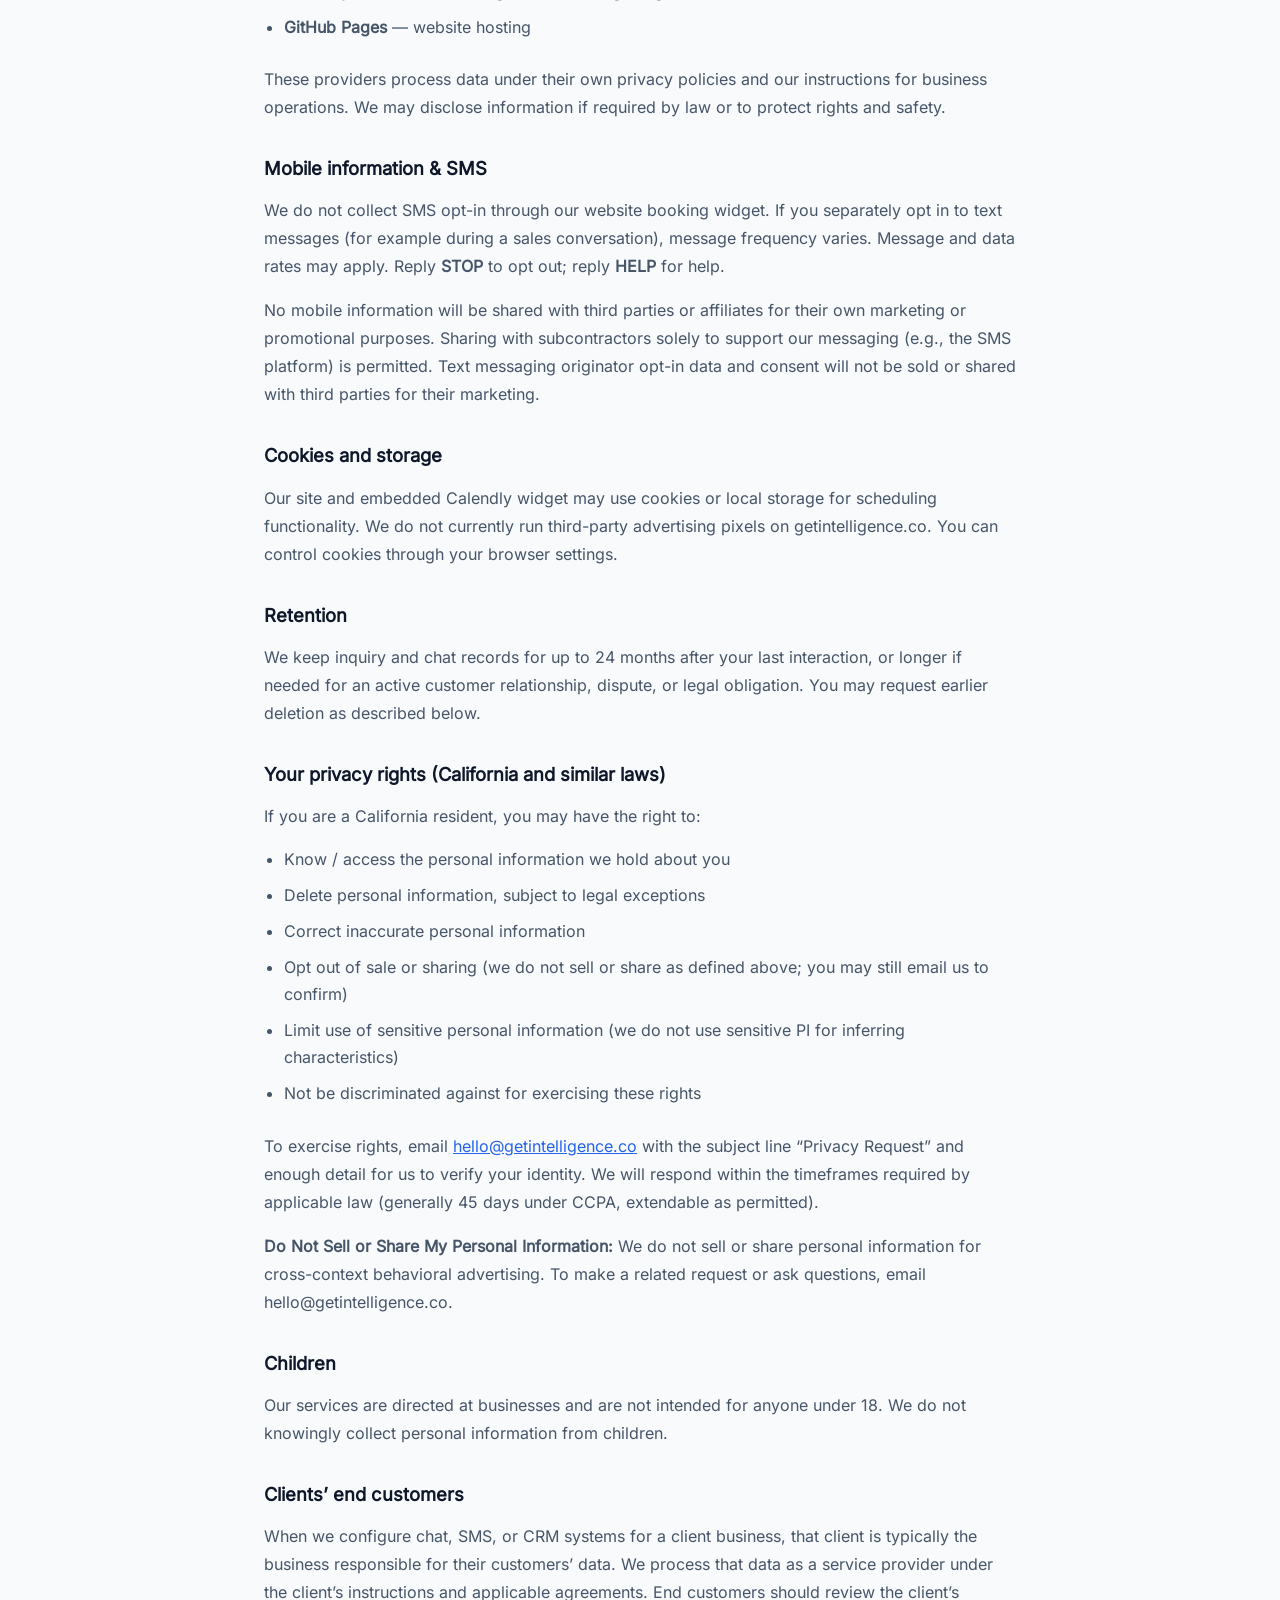
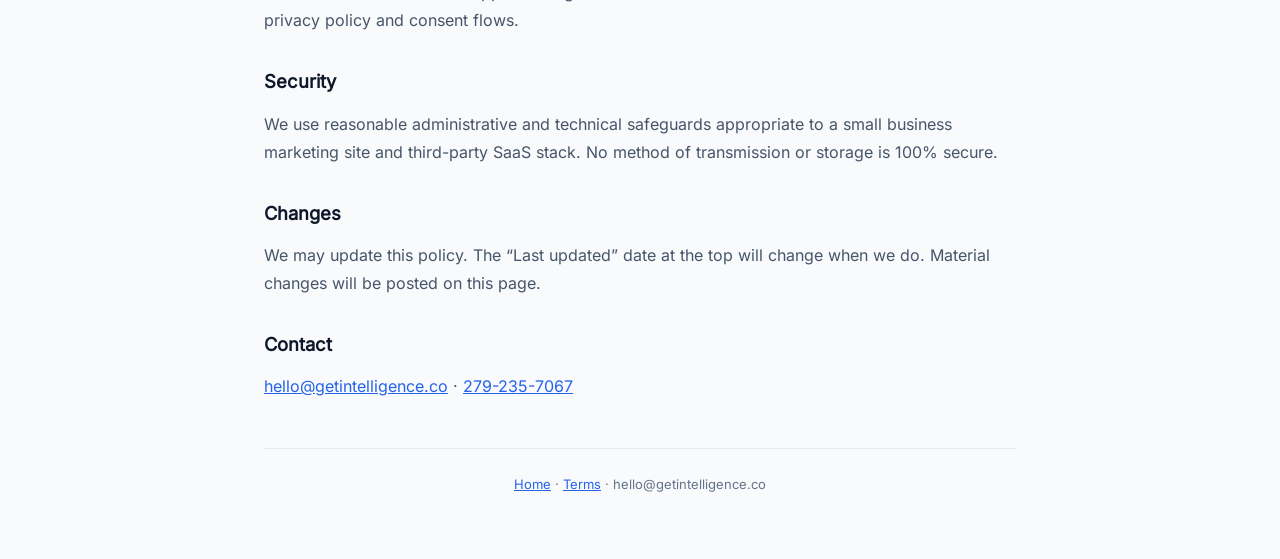
<file: privacy.html>
<!DOCTYPE html>
<html lang="en">
<head>
  <meta charset="UTF-8">
  <meta name="viewport" content="width=device-width, initial-scale=1.0">
  <meta name="referrer" content="strict-origin-when-cross-origin">
  <title>Privacy Policy | Intelligence AI</title>
  <meta name="description" content="Privacy policy for getintelligence.co — how Intelligence AI collects and uses data via our website, chat widget, and booking tools.">
  <meta name="robots" content="noindex, follow">
  <link rel="canonical" href="https://getintelligence.co/privacy.html">
  <meta http-equiv="Content-Security-Policy" content="default-src 'self'; script-src 'self'; style-src 'self' 'unsafe-inline'; img-src 'self' data:; font-src 'self'; connect-src 'self'; frame-ancestors 'self'; base-uri 'self'; form-action 'self'">
  <link rel="stylesheet" href="assets/page.css">
</head>
<body>
  <div class="wrap">
    <nav class="breadcrumb" aria-label="Breadcrumb"><a href="index.html">Home</a> / Privacy</nav>
    <a href="index.html" class="logo">Intelligence <span>AI</span></a>
    <article>
      <h1>Privacy Policy</h1>
      <p class="lead">Last updated: August 2, 2026</p>
      <p>This policy describes how Intelligence AI ("we," "us") collects, uses, and shares personal information when you visit getintelligence.co or contact us. It is designed to meet California Consumer Privacy Act (CCPA/CPRA) notice requirements for a small B2B service business. It is not legal advice.</p>

      <h2>Who we are</h2>
      <p>Intelligence AI operates getintelligence.co and provides AI lead capture and automation services for local service businesses. Contact: <a href="mailto:hello@getintelligence.co">hello@getintelligence.co</a> · <a href="tel:+12792357067">279-235-7067</a>.</p>

      <h2>Personal information we collect</h2>
      <p>Depending on how you interact with us, we may collect:</p>
      <ul>
        <li><strong>Identifiers:</strong> name, email address, phone number, business name</li>
        <li><strong>Commercial / inquiry data:</strong> messages you send in chat, demo booking details, service interests</li>
        <li><strong>Internet / device data:</strong> pages viewed, browser type, approximate location derived from IP, referring URL</li>
        <li><strong>SMS consent records:</strong> timestamp and method of opt-in when you agree to texts in our chat widget</li>
      </ul>
      <p>We do not intentionally collect Social Security numbers, payment card numbers on this website, precise geolocation, or biometric data.</p>

      <h2>Sources</h2>
      <p>We collect information directly from you (chat, forms, Calendly, email, phone) and automatically from your browser when you visit our site. We may receive booking details from Calendly when you schedule a demo.</p>

      <h2>How we use personal information</h2>
      <ul>
        <li>Respond to inquiries and schedule demos</li>
        <li>Provide, maintain, and improve our website and services</li>
        <li>Send transactional messages related to your request (e.g., booking confirmations)</li>
        <li>Send marketing SMS or email <em>only</em> if you gave separate, clear opt-in consent</li>
        <li>Detect abuse, secure our systems, and comply with law</li>
      </ul>
      <p>Our site booking widget lets you schedule a demo through Calendly. It does not collect SMS opt-in or run AI chat on getintelligence.co.</p>

      <h2>How we share information</h2>
      <p><strong>We do not sell personal information</strong> and we do not share personal information for cross-context behavioral advertising as those terms are defined under the CPRA.</p>
      <p>We use service providers (processors) to operate our business:</p>
      <ul>
        <li><strong>Calendly</strong> — demo scheduling (inline booking widget on our site)</li>
        <li><strong>GitHub Pages</strong> — website hosting</li>
      </ul>
      <p>These providers process data under their own privacy policies and our instructions for business operations. We may disclose information if required by law or to protect rights and safety.</p>

      <h2>Mobile information &amp; SMS</h2>
      <p>We do not collect SMS opt-in through our website booking widget. If you separately opt in to text messages (for example during a sales conversation), message frequency varies. Message and data rates may apply. Reply <strong>STOP</strong> to opt out; reply <strong>HELP</strong> for help.</p>
      <p>No mobile information will be shared with third parties or affiliates for their own marketing or promotional purposes. Sharing with subcontractors solely to support our messaging (e.g., the SMS platform) is permitted. Text messaging originator opt-in data and consent will not be sold or shared with third parties for their marketing.</p>

      <h2>Cookies and storage</h2>
      <p>Our site and embedded Calendly widget may use cookies or local storage for scheduling functionality. We do not currently run third-party advertising pixels on getintelligence.co. You can control cookies through your browser settings.</p>

      <h2>Retention</h2>
      <p>We keep inquiry and chat records for up to 24 months after your last interaction, or longer if needed for an active customer relationship, dispute, or legal obligation. You may request earlier deletion as described below.</p>

      <h2>Your privacy rights (California and similar laws)</h2>
      <p>If you are a California resident, you may have the right to:</p>
      <ul>
        <li>Know / access the personal information we hold about you</li>
        <li>Delete personal information, subject to legal exceptions</li>
        <li>Correct inaccurate personal information</li>
        <li>Opt out of sale or sharing (we do not sell or share as defined above; you may still email us to confirm)</li>
        <li>Limit use of sensitive personal information (we do not use sensitive PI for inferring characteristics)</li>
        <li>Not be discriminated against for exercising these rights</li>
      </ul>
      <p>To exercise rights, email <a href="mailto:hello@getintelligence.co">hello@getintelligence.co</a> with the subject line “Privacy Request” and enough detail for us to verify your identity. We will respond within the timeframes required by applicable law (generally 45 days under CCPA, extendable as permitted).</p>
      <p id="do-not-sell"><strong>Do Not Sell or Share My Personal Information:</strong> We do not sell or share personal information for cross-context behavioral advertising. To make a related request or ask questions, email hello@getintelligence.co.</p>

      <h2>Children</h2>
      <p>Our services are directed at businesses and are not intended for anyone under 18. We do not knowingly collect personal information from children.</p>

      <h2>Clients’ end customers</h2>
      <p>When we configure chat, SMS, or CRM systems for a client business, that client is typically the business responsible for their customers’ data. We process that data as a service provider under the client’s instructions and applicable agreements. End customers should review the client’s privacy policy and consent flows.</p>

      <h2>Security</h2>
      <p>We use reasonable administrative and technical safeguards appropriate to a small business marketing site and third-party SaaS stack. No method of transmission or storage is 100% secure.</p>

      <h2>Changes</h2>
      <p>We may update this policy. The “Last updated” date at the top will change when we do. Material changes will be posted on this page.</p>

      <h2>Contact</h2>
      <p><a href="mailto:hello@getintelligence.co">hello@getintelligence.co</a> · <a href="tel:+12792357067">279-235-7067</a></p>
    </article>
    <footer>
      <p><a href="index.html">Home</a> · <a href="terms.html">Terms</a> · hello@getintelligence.co</p>
    </footer>
  </div>
</body>
</html>
</file>
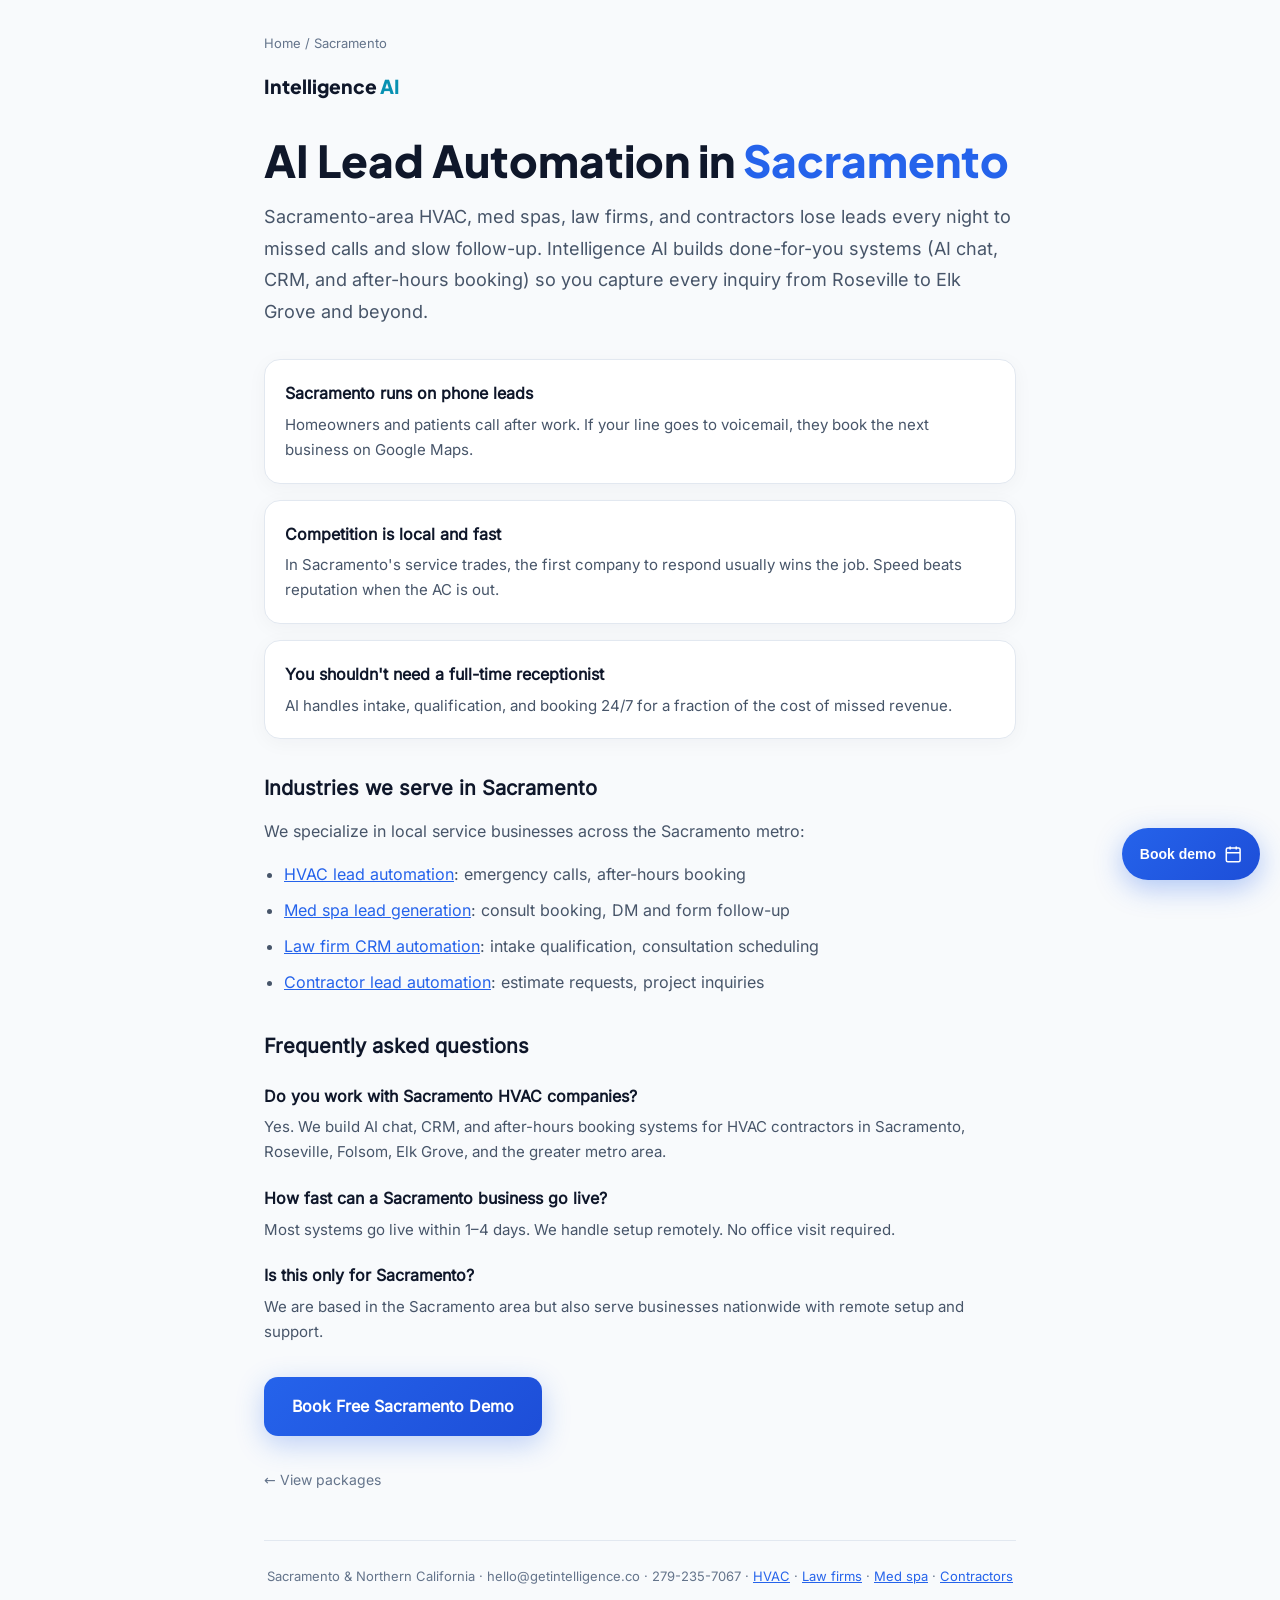
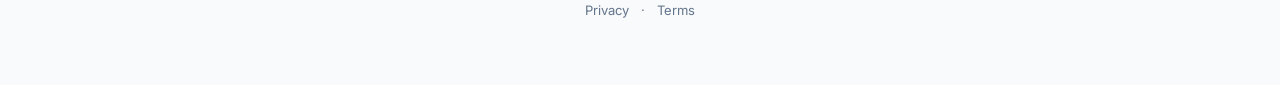
<file: sacramento.html>
<!DOCTYPE html>
<html lang="en">
<head>
  <meta charset="UTF-8">
  <meta name="viewport" content="width=device-width, initial-scale=1.0">
  <meta name="referrer" content="strict-origin-when-cross-origin">
  <title>AI Lead Automation for Sacramento | Intelligence AI</title>
  <meta name="description" content="Sacramento AI lead automation for HVAC, med spas, law firms, and contractors. After-hours chat, CRM, and booking. Local setup, live in 1–4 days.">
  <meta name="robots" content="index, follow">
  <meta http-equiv="Content-Security-Policy" content="default-src 'self'; script-src 'self' 'unsafe-inline' https://assets.calendly.com; style-src 'self' 'unsafe-inline' https://assets.calendly.com; img-src 'self' data: https:; font-src 'self'; connect-src 'self' https://calendly.com https://*.calendly.com; frame-src https://calendly.com https://*.calendly.com;">
  <link rel="canonical" href="https://getintelligence.co/sacramento.html">
  <meta property="og:type" content="website">
  <meta property="og:url" content="https://getintelligence.co/sacramento.html">
  <meta property="og:title" content="AI Lead Automation Sacramento | Intelligence AI">
  <meta property="og:description" content="Stop missing Sacramento leads after hours. AI chat, CRM, and booking for local service businesses.">
  <meta property="og:image" content="https://getintelligence.co/assets/hero-bg.jpg">
  <meta name="twitter:card" content="summary_large_image">
  <meta name="twitter:title" content="AI Lead Automation Sacramento | Intelligence AI">
  <meta name="twitter:description" content="Stop missing Sacramento leads after hours. AI chat, CRM, and booking for local service businesses.">
  <meta name="twitter:image" content="https://getintelligence.co/assets/hero-bg.jpg">
  <script type="application/ld+json">
  {
    "@context": "https://schema.org",
    "@type": "BreadcrumbList",
    "itemListElement": [
      {"@type": "ListItem", "position": 1, "name": "Home", "item": "https://getintelligence.co/"},
      {"@type": "ListItem", "position": 2, "name": "Sacramento", "item": "https://getintelligence.co/sacramento.html"}
    ]
  }
  </script>
  <script type="application/ld+json">
  {
    "@context": "https://schema.org",
    "@type": "FAQPage",
    "mainEntity": [
      {"@type": "Question", "name": "Do you work with Sacramento HVAC companies?", "acceptedAnswer": {"@type": "Answer", "text": "Yes. We build AI chat, CRM, and after-hours booking systems for HVAC contractors in Sacramento, Roseville, Folsom, Elk Grove, and the greater metro area."}},
      {"@type": "Question", "name": "How fast can a Sacramento business go live?", "acceptedAnswer": {"@type": "Answer", "text": "Most systems go live within 1–4 days. We handle setup remotely. No office visit required."}},
      {"@type": "Question", "name": "Is this only for Sacramento?", "acceptedAnswer": {"@type": "Answer", "text": "We are based in the Sacramento area but also serve businesses nationwide with remote setup and support."}}
    ]
  }
  </script>
  <script type="application/ld+json">
  {
    "@context": "https://schema.org",
    "@type": "ProfessionalService",
    "name": "Intelligence AI — Sacramento",
    "url": "https://getintelligence.co/sacramento.html",
    "telephone": "+1-279-235-7067",
    "email": "hello@getintelligence.co",
    "areaServed": {"@type": "City", "name": "Sacramento", "containedInPlace": {"@type": "State", "name": "California"}},
    "description": "AI lead capture and automation for Sacramento-area local service businesses."
  }
  </script>
  <script src="/assets/booking-chat.js" defer></script>
  <link rel="stylesheet" href="assets/page.css">
</head>
<body>
  <div class="wrap">
    <nav class="breadcrumb" aria-label="Breadcrumb"><a href="index.html">Home</a> / Sacramento</nav>
    <a href="index.html" class="logo">Intelligence <span>AI</span></a>
    <h1>AI Lead Automation in <em>Sacramento</em></h1>
    <p class="lead">Sacramento-area HVAC, med spas, law firms, and contractors lose leads every night to missed calls and slow follow-up. Intelligence AI builds done-for-you systems (AI chat, CRM, and after-hours booking) so you capture every inquiry from Roseville to Elk Grove and beyond.</p>

    <div class="pain">
      <div><h2>Sacramento runs on phone leads</h2><p>Homeowners and patients call after work. If your line goes to voicemail, they book the next business on Google Maps.</p></div>
      <div><h2>Competition is local and fast</h2><p>In Sacramento's service trades, the first company to respond usually wins the job. Speed beats reputation when the AC is out.</p></div>
      <div><h2>You shouldn't need a full-time receptionist</h2><p>AI handles intake, qualification, and booking 24/7 for a fraction of the cost of missed revenue.</p></div>
    </div>

    <h2 class="section-h">Industries we serve in Sacramento</h2>
    <p class="body-text">We specialize in local service businesses across the Sacramento metro:</p>
    <ul>
      <li><a href="hvac.html">HVAC lead automation</a>: emergency calls, after-hours booking</li>
      <li><a href="med-spa.html">Med spa lead generation</a>: consult booking, DM and form follow-up</li>
      <li><a href="law-firms.html">Law firm CRM automation</a>: intake qualification, consultation scheduling</li>
      <li><a href="contractors.html">Contractor lead automation</a>: estimate requests, project inquiries</li>
    </ul>

    <h2 class="section-h">Frequently asked questions</h2>
    <div class="faq-block">
      <h3>Do you work with Sacramento HVAC companies?</h3>
      <p>Yes. We build AI chat, CRM, and after-hours booking systems for HVAC contractors in Sacramento, Roseville, Folsom, Elk Grove, and the greater metro area.</p>
      <h3>How fast can a Sacramento business go live?</h3>
      <p>Most systems go live within 1–4 days. We handle setup remotely. No office visit required.</p>
      <h3>Is this only for Sacramento?</h3>
      <p>We are based in the Sacramento area but also serve businesses nationwide with remote setup and support.</p>
    </div>

    <a href="https://calendly.com/mustafanoori071/30min" class="cta" target="_blank" rel="noopener noreferrer">Book Free Sacramento Demo</a>
    <a href="index.html#packages" class="back">← View packages</a>
    <footer><p>Sacramento &amp; Northern California · hello@getintelligence.co · 279-235-7067 · <a href="hvac.html">HVAC</a> · <a href="law-firms.html">Law firms</a> · <a href="med-spa.html">Med spa</a> · <a href="contractors.html">Contractors</a></p><p class="footer-legal-links"><a href="privacy.html">Privacy</a> · <a href="terms.html">Terms</a></p></footer>
  </div>
</body>
</html>
</file>
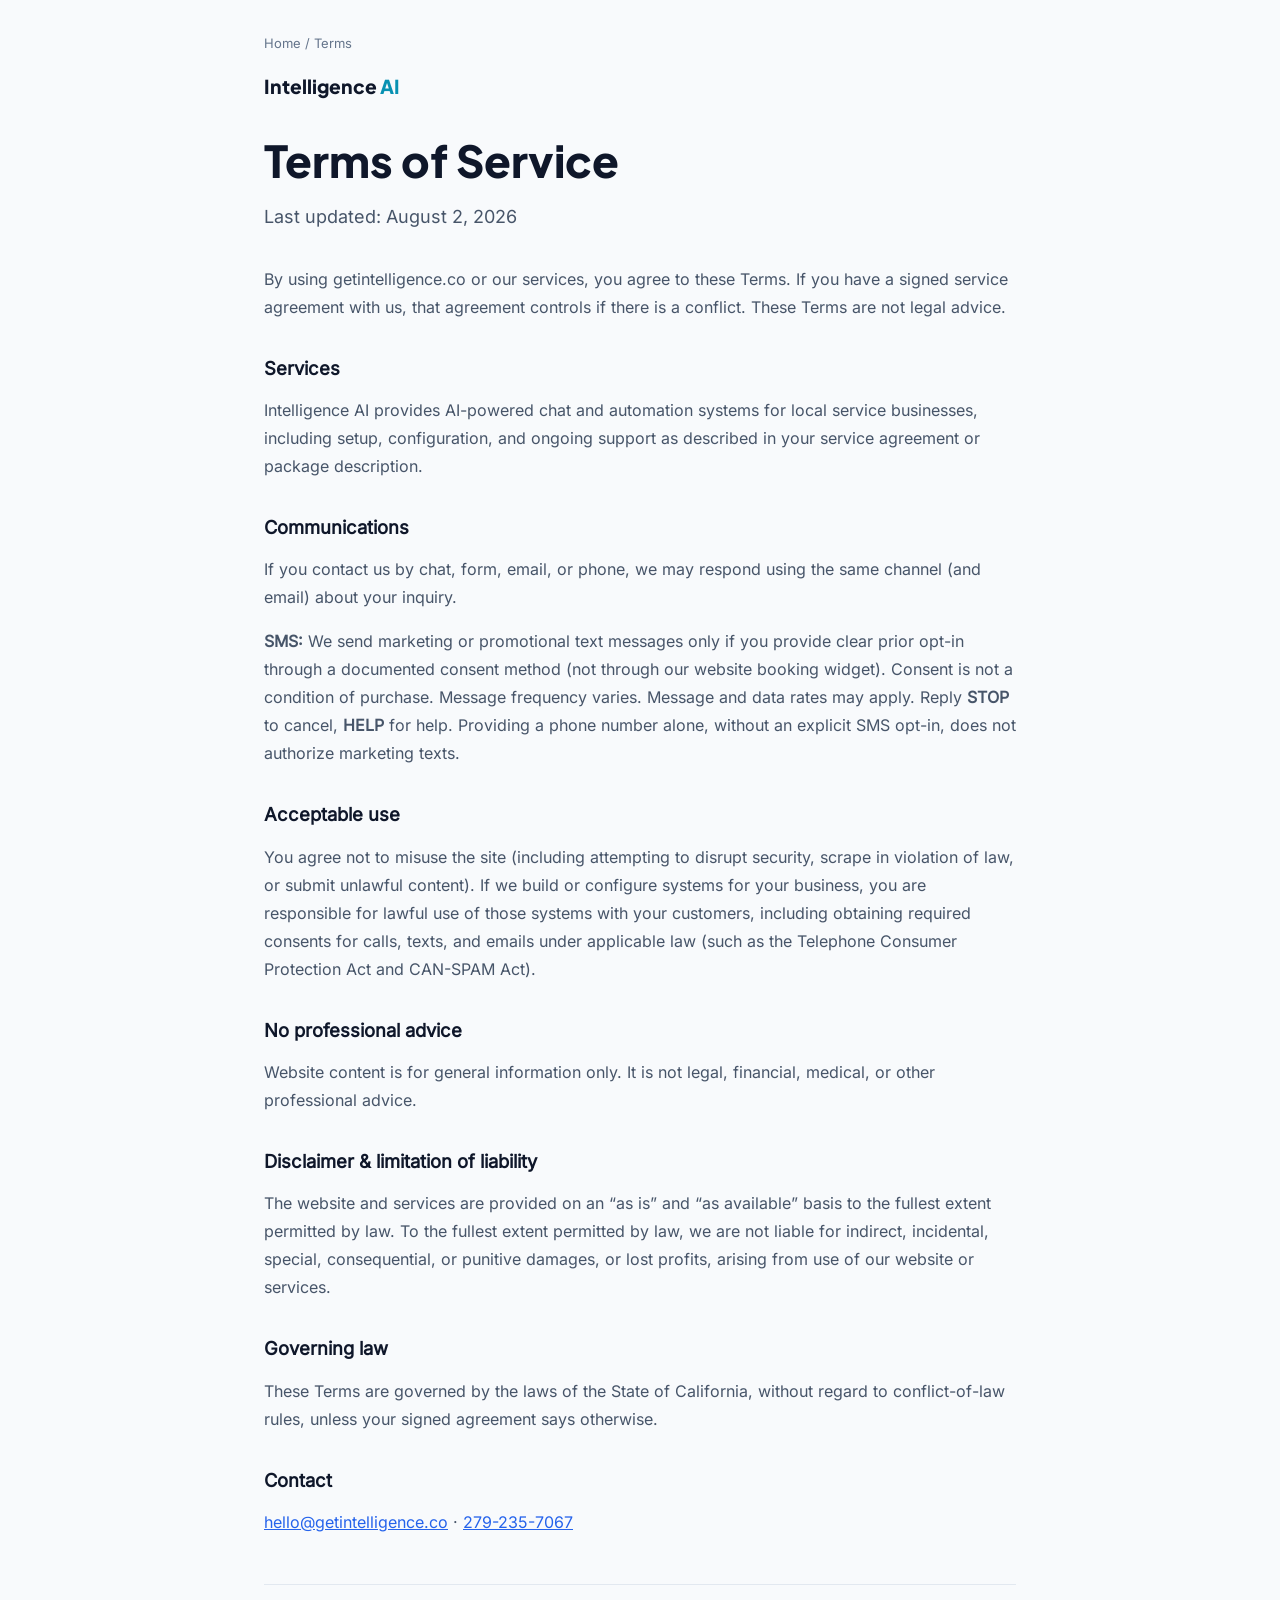
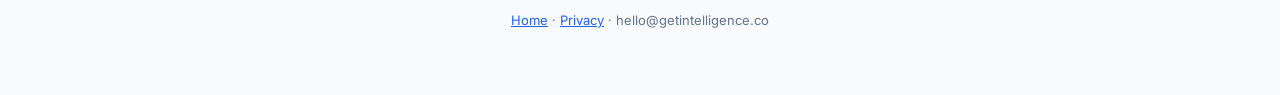
<file: terms.html>
<!DOCTYPE html>
<html lang="en">
<head>
  <meta charset="UTF-8">
  <meta name="viewport" content="width=device-width, initial-scale=1.0">
  <meta name="referrer" content="strict-origin-when-cross-origin">
  <title>Terms of Service | Intelligence AI</title>
  <meta name="description" content="Terms of service for Intelligence AI and getintelligence.co.">
  <meta name="robots" content="noindex, follow">
  <link rel="canonical" href="https://getintelligence.co/terms.html">
  <meta http-equiv="Content-Security-Policy" content="default-src 'self'; script-src 'self'; style-src 'self' 'unsafe-inline'; img-src 'self' data:; font-src 'self'; connect-src 'self'; frame-ancestors 'self'; base-uri 'self'; form-action 'self'">
  <link rel="stylesheet" href="assets/page.css">
</head>
<body>
  <div class="wrap">
    <nav class="breadcrumb" aria-label="Breadcrumb"><a href="index.html">Home</a> / Terms</nav>
    <a href="index.html" class="logo">Intelligence <span>AI</span></a>
    <article>
      <h1>Terms of Service</h1>
      <p class="lead">Last updated: August 2, 2026</p>
      <p>By using getintelligence.co or our services, you agree to these Terms. If you have a signed service agreement with us, that agreement controls if there is a conflict. These Terms are not legal advice.</p>

      <h2>Services</h2>
      <p>Intelligence AI provides AI-powered chat and automation systems for local service businesses, including setup, configuration, and ongoing support as described in your service agreement or package description.</p>

      <h2>Communications</h2>
      <p>If you contact us by chat, form, email, or phone, we may respond using the same channel (and email) about your inquiry.</p>
      <p><strong>SMS:</strong> We send marketing or promotional text messages only if you provide clear prior opt-in through a documented consent method (not through our website booking widget). Consent is not a condition of purchase. Message frequency varies. Message and data rates may apply. Reply <strong>STOP</strong> to cancel, <strong>HELP</strong> for help. Providing a phone number alone, without an explicit SMS opt-in, does not authorize marketing texts.</p>

      <h2>Acceptable use</h2>
      <p>You agree not to misuse the site (including attempting to disrupt security, scrape in violation of law, or submit unlawful content). If we build or configure systems for your business, you are responsible for lawful use of those systems with your customers, including obtaining required consents for calls, texts, and emails under applicable law (such as the Telephone Consumer Protection Act and CAN-SPAM Act).</p>

      <h2>No professional advice</h2>
      <p>Website content is for general information only. It is not legal, financial, medical, or other professional advice.</p>

      <h2>Disclaimer &amp; limitation of liability</h2>
      <p>The website and services are provided on an “as is” and “as available” basis to the fullest extent permitted by law. To the fullest extent permitted by law, we are not liable for indirect, incidental, special, consequential, or punitive damages, or lost profits, arising from use of our website or services.</p>

      <h2>Governing law</h2>
      <p>These Terms are governed by the laws of the State of California, without regard to conflict-of-law rules, unless your signed agreement says otherwise.</p>

      <h2>Contact</h2>
      <p><a href="mailto:hello@getintelligence.co">hello@getintelligence.co</a> · <a href="tel:+12792357067">279-235-7067</a></p>
    </article>
    <footer>
      <p><a href="index.html">Home</a> · <a href="privacy.html">Privacy</a> · hello@getintelligence.co</p>
    </footer>
  </div>
</body>
</html>
</file>
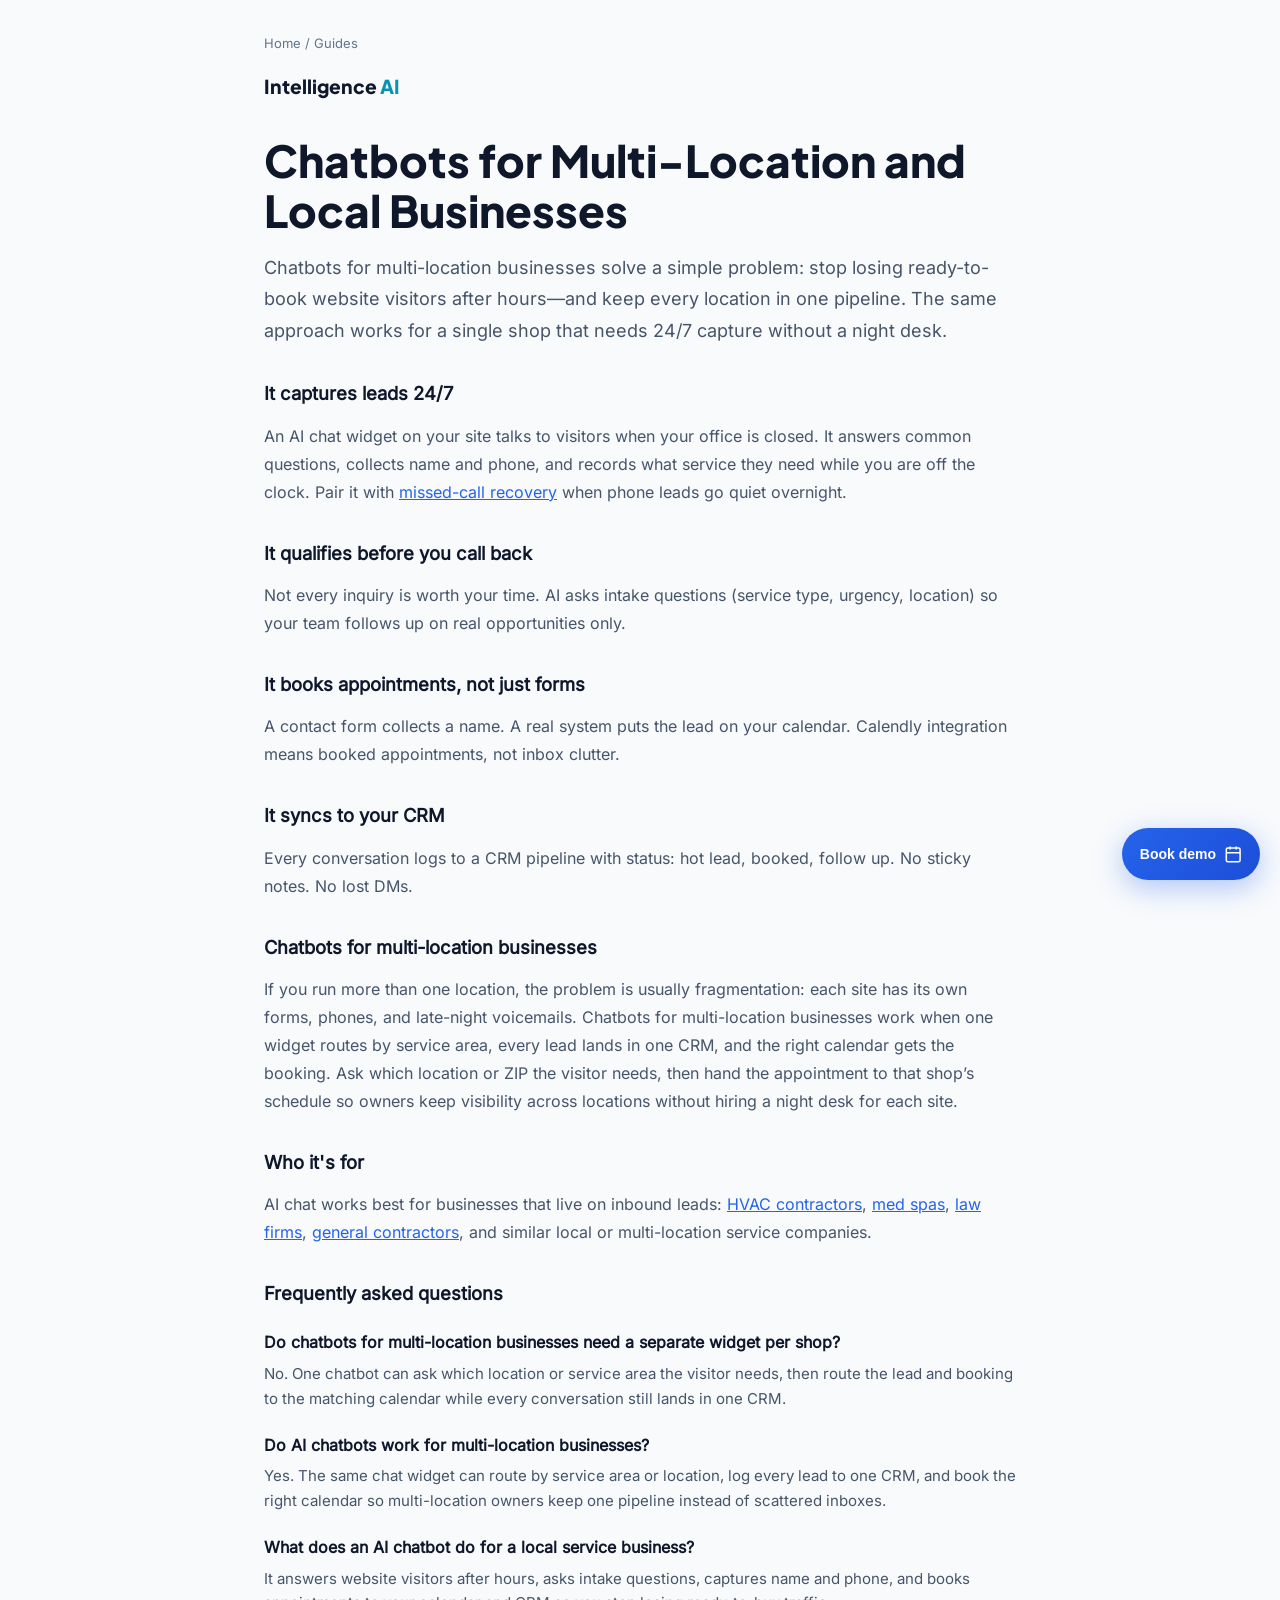
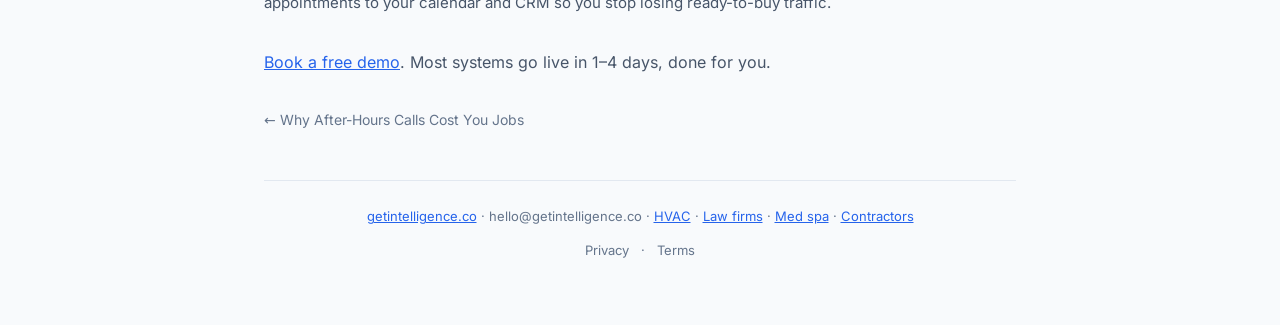
<file: guides/ai-chatbot-local-business.html>
<!DOCTYPE html>
<html lang="en">
<head>
  <meta charset="UTF-8">
  <meta name="viewport" content="width=device-width, initial-scale=1.0">
  <meta name="referrer" content="strict-origin-when-cross-origin">
  <title>Chatbots for Multi-Location Businesses | Local Lead Capture Guide</title>
  <meta name="description" content="Chatbots for multi-location businesses: one widget routes by service area, logs every lead to one CRM, and books the right calendar—plus 24/7 capture for single-shop HVAC, med spas, law firms, and contractors.">
  <meta name="robots" content="index, follow">
  <meta http-equiv="Content-Security-Policy" content="default-src 'self'; script-src 'self' 'unsafe-inline' https://assets.calendly.com; style-src 'self' 'unsafe-inline' https://assets.calendly.com; img-src 'self' data: https:; font-src 'self'; connect-src 'self' https://calendly.com https://*.calendly.com; frame-src https://calendly.com https://*.calendly.com;">
  <link rel="canonical" href="https://getintelligence.co/guides/ai-chatbot-local-business.html">
  <meta property="og:type" content="article">
  <meta property="og:title" content="Chatbots for Multi-Location &amp; Local Businesses">
  <meta property="og:description" content="Chatbots for multi-location businesses that route by location, sync one CRM, and book the right calendar—plus single-shop lead capture.">
  <meta property="og:image" content="https://getintelligence.co/assets/hero-bg.jpg">
  <meta property="og:url" content="https://getintelligence.co/guides/ai-chatbot-local-business.html">
  <meta name="twitter:card" content="summary_large_image">
  <meta name="twitter:title" content="Chatbots for Multi-Location &amp; Local Businesses">
  <meta name="twitter:description" content="Chatbots for multi-location businesses that route by location, sync one CRM, and book the right calendar.">
  <meta name="twitter:image" content="https://getintelligence.co/assets/hero-bg.jpg">
  <script type="application/ld+json">
  {"@context":"https://schema.org","@type":"Article","headline":"Chatbots for Multi-Location and Local Businesses","datePublished":"2026-07-01","dateModified":"2026-10-05","author":{"@type":"Organization","name":"Intelligence AI"},"publisher":{"@type":"Organization","name":"Intelligence AI"},"description":"Chatbots for multi-location businesses and local service shops: lead capture, qualification, CRM sync, and booking.","mainEntityOfPage":"https://getintelligence.co/guides/ai-chatbot-local-business.html"}
  </script>
  <script type="application/ld+json">
  {"@context":"https://schema.org","@type":"BreadcrumbList","itemListElement":[{"@type":"ListItem","position":1,"name":"Home","item":"https://getintelligence.co/"},{"@type":"ListItem","position":2,"name":"Guides","item":"https://getintelligence.co/#guides"},{"@type":"ListItem","position":3,"name":"Chatbots for Multi-Location Businesses","item":"https://getintelligence.co/guides/ai-chatbot-local-business.html"}]}
  </script>
  <script type="application/ld+json">
  {"@context":"https://schema.org","@type":"FAQPage","mainEntity":[{"@type":"Question","name":"Do chatbots for multi-location businesses need a separate widget per shop?","acceptedAnswer":{"@type":"Answer","text":"No. One chatbot can ask which location or service area the visitor needs, then route the lead and booking to the matching calendar while every conversation still lands in one CRM."}},{"@type":"Question","name":"Do AI chatbots work for multi-location businesses?","acceptedAnswer":{"@type":"Answer","text":"Yes. The same chat widget can route by service area or location, log every lead to one CRM, and book the right calendar so multi-location owners keep one pipeline instead of scattered inboxes."}},{"@type":"Question","name":"What does an AI chatbot do for a local service business?","acceptedAnswer":{"@type":"Answer","text":"It answers website visitors after hours, asks intake questions, captures name and phone, and books appointments to your calendar and CRM so you stop losing ready-to-buy traffic."}}]}
  </script>
  <script src="/assets/booking-chat.js" defer></script>
  <link rel="stylesheet" href="../assets/page.css">
</head>
<body>
  <div class="wrap">
    <nav class="breadcrumb" aria-label="Breadcrumb"><a href="../index.html">Home</a> / Guides</nav>
    <a href="../index.html" class="logo">Intelligence <span>AI</span></a>
    <article>
      <h1>Chatbots for Multi-Location and Local Businesses</h1>
      <p class="lead">Chatbots for multi-location businesses solve a simple problem: stop losing ready-to-book website visitors after hours—and keep every location in one pipeline. The same approach works for a single shop that needs 24/7 capture without a night desk.</p>

      <h2>It captures leads 24/7</h2>
      <p>An AI chat widget on your site talks to visitors when your office is closed. It answers common questions, collects name and phone, and records what service they need while you are off the clock. Pair it with <a href="../guides/missed-leads-after-hours.html">missed-call recovery</a> when phone leads go quiet overnight.</p>

      <h2>It qualifies before you call back</h2>
      <p>Not every inquiry is worth your time. AI asks intake questions (service type, urgency, location) so your team follows up on real opportunities only.</p>

      <h2>It books appointments, not just forms</h2>
      <p>A contact form collects a name. A real system puts the lead on your calendar. Calendly integration means booked appointments, not inbox clutter.</p>

      <h2>It syncs to your CRM</h2>
      <p>Every conversation logs to a CRM pipeline with status: hot lead, booked, follow up. No sticky notes. No lost DMs.</p>

      <h2>Chatbots for multi-location businesses</h2>
      <p>If you run more than one location, the problem is usually fragmentation: each site has its own forms, phones, and late-night voicemails. Chatbots for multi-location businesses work when one widget routes by service area, every lead lands in one CRM, and the right calendar gets the booking. Ask which location or ZIP the visitor needs, then hand the appointment to that shop’s schedule so owners keep visibility across locations without hiring a night desk for each site.</p>

      <h2>Who it's for</h2>
      <p>AI chat works best for businesses that live on inbound leads: <a href="../hvac.html">HVAC contractors</a>, <a href="../med-spa.html">med spas</a>, <a href="../law-firms.html">law firms</a>, <a href="../contractors.html">general contractors</a>, and similar local or multi-location service companies.</p>

      <h2>Frequently asked questions</h2>
      <div class="faq-block">
        <h3>Do chatbots for multi-location businesses need a separate widget per shop?</h3>
        <p>No. One chatbot can ask which location or service area the visitor needs, then route the lead and booking to the matching calendar while every conversation still lands in one CRM.</p>
        <h3>Do AI chatbots work for multi-location businesses?</h3>
        <p>Yes. The same chat widget can route by service area or location, log every lead to one CRM, and book the right calendar so multi-location owners keep one pipeline instead of scattered inboxes.</p>
        <h3>What does an AI chatbot do for a local service business?</h3>
        <p>It answers website visitors after hours, asks intake questions, captures name and phone, and books appointments to your calendar and CRM so you stop losing ready-to-buy traffic.</p>
      </div>

      <p><a href="../index.html#book">Book a free demo</a>. Most systems go live in 1–4 days, done for you.</p>
    </article>
    <a href="../guides/missed-leads-after-hours.html" class="back">← Why After-Hours Calls Cost You Jobs</a>
    <footer><p><a href="../index.html">getintelligence.co</a> · hello@getintelligence.co · <a href="../hvac.html">HVAC</a> · <a href="../law-firms.html">Law firms</a> · <a href="../med-spa.html">Med spa</a> · <a href="../contractors.html">Contractors</a></p><p class="footer-legal-links"><a href="../privacy.html">Privacy</a> · <a href="../terms.html">Terms</a></p></footer>
  </div>
</body>
</html>
</file>
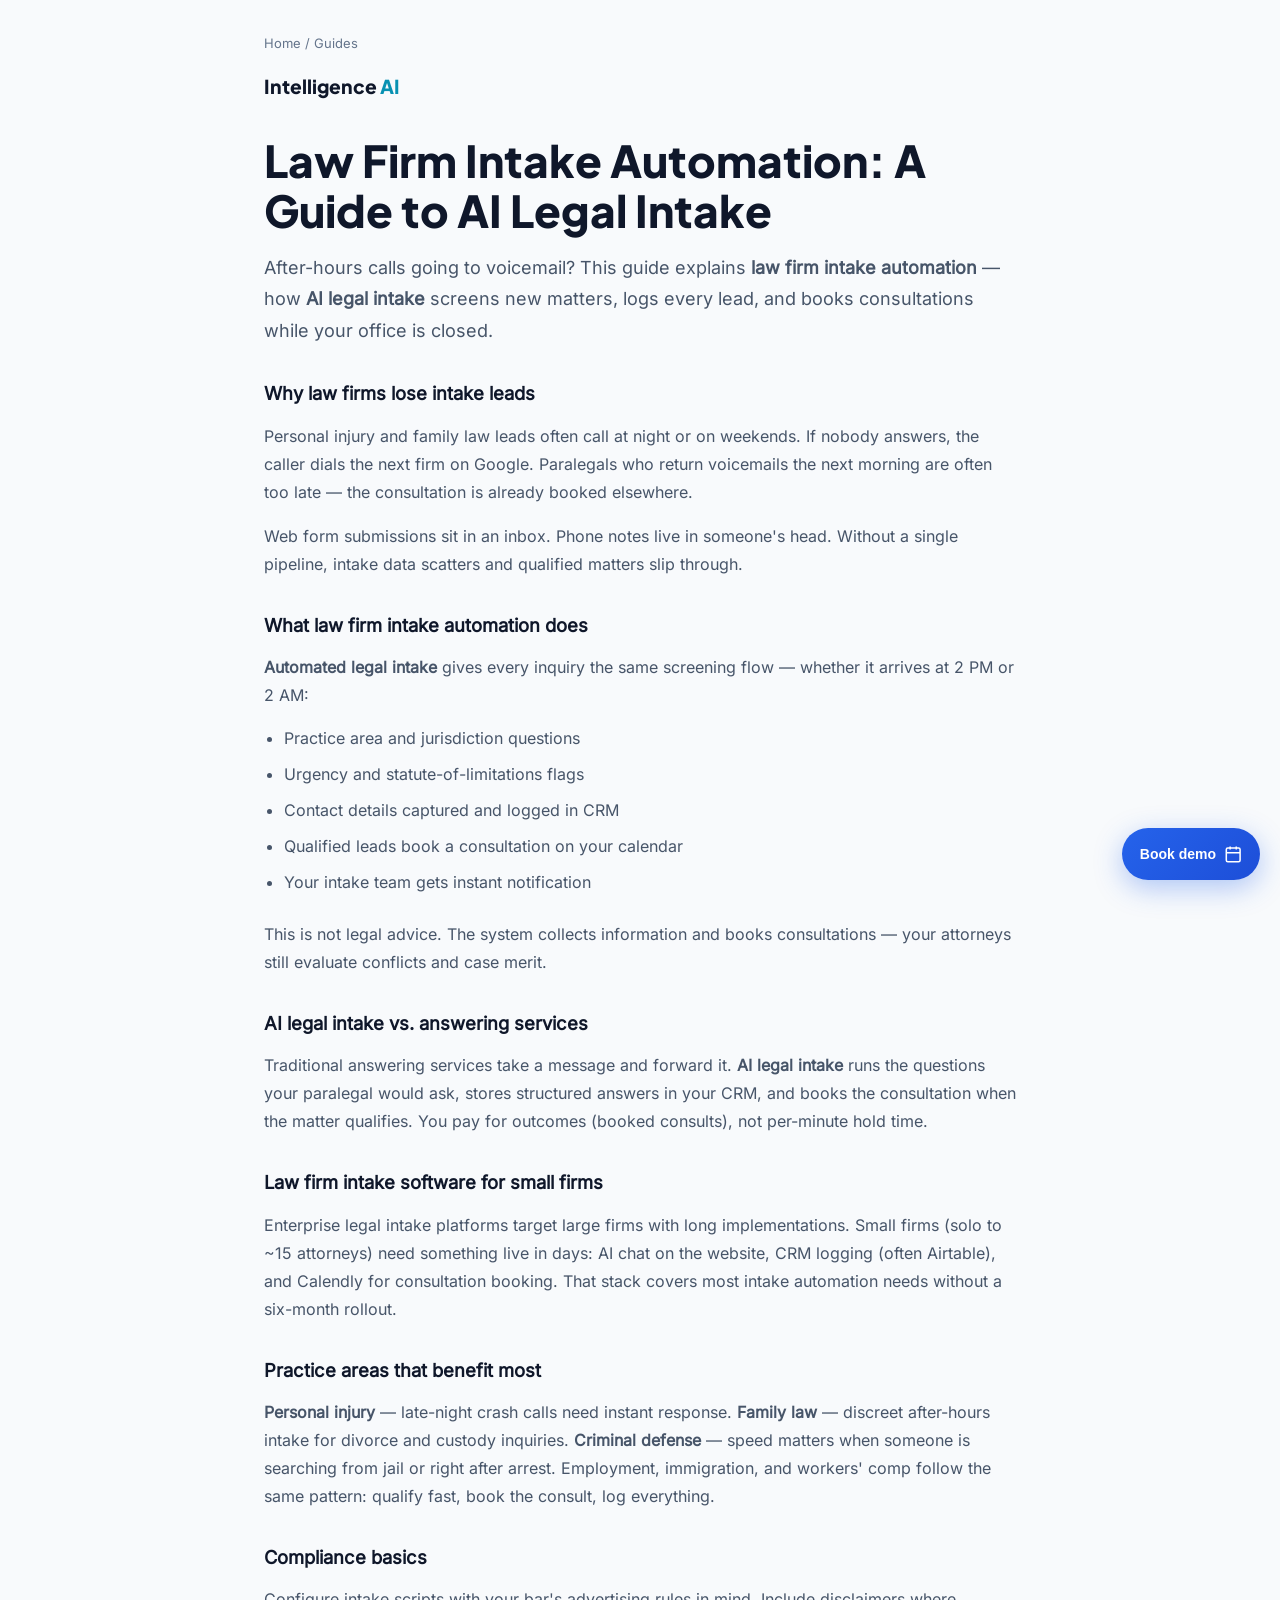
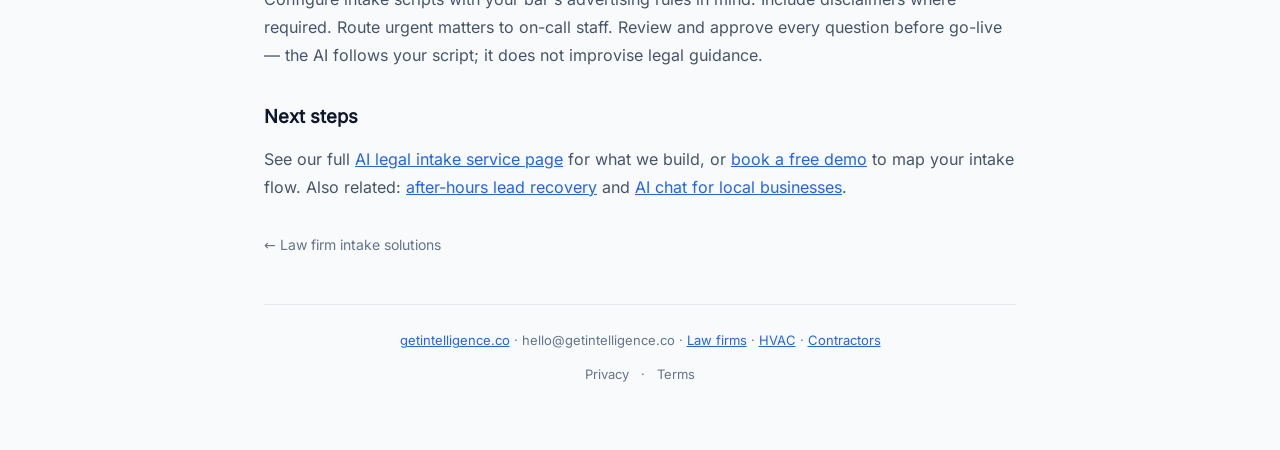
<file: guides/legal-intake-automation-law-firms.html>
<!DOCTYPE html>
<html lang="en">
<head>
  <meta charset="UTF-8">
  <meta name="viewport" content="width=device-width, initial-scale=1.0">
  <meta name="referrer" content="strict-origin-when-cross-origin">
  <title>Law Firm Intake Automation: AI Legal Intake Guide</title>
  <meta name="description" content="Law firm intake automation explained: how AI legal intake screens new matters 24/7, logs leads in CRM, and books consultations. For PI, family, and civil firms.">
  <meta name="robots" content="index, follow">
  <meta http-equiv="Content-Security-Policy" content="default-src 'self'; script-src 'self' 'unsafe-inline' https://assets.calendly.com; style-src 'self' 'unsafe-inline' https://assets.calendly.com; img-src 'self' data: https:; font-src 'self'; connect-src 'self' https://calendly.com https://*.calendly.com; frame-src https://calendly.com https://*.calendly.com;">
  <link rel="canonical" href="https://getintelligence.co/guides/legal-intake-automation-law-firms.html">
  <meta property="og:type" content="article">
  <meta property="og:title" content="Law Firm Intake Automation — AI Legal Intake Guide">
  <meta property="og:description" content="How automated legal intake works for small and mid-size law firms.">
  <meta property="og:image" content="https://getintelligence.co/assets/hero-bg.jpg">
  <meta property="og:url" content="https://getintelligence.co/guides/legal-intake-automation-law-firms.html">
  <meta name="twitter:card" content="summary_large_image">
  <meta name="twitter:title" content="Law Firm Intake Automation Guide">
  <meta name="twitter:description" content="AI legal intake: screening, CRM, and consultation booking for law firms.">
  <meta name="twitter:image" content="https://getintelligence.co/assets/hero-bg.jpg">
  <script type="application/ld+json">
  {"@context":"https://schema.org","@type":"Article","headline":"Law Firm Intake Automation: A Guide to AI Legal Intake","datePublished":"2026-08-27","dateModified":"2026-08-27","author":{"@type":"Organization","name":"Intelligence AI"},"publisher":{"@type":"Organization","name":"Intelligence AI"},"description":"How law firm intake automation and AI legal intake help small firms capture after-hours leads, qualify new matters, and book consultations.","mainEntityOfPage":"https://getintelligence.co/guides/legal-intake-automation-law-firms.html"}
  </script>
  <script type="application/ld+json">
  {"@context":"https://schema.org","@type":"BreadcrumbList","itemListElement":[{"@type":"ListItem","position":1,"name":"Home","item":"https://getintelligence.co/"},{"@type":"ListItem","position":2,"name":"Guides","item":"https://getintelligence.co/#guides"},{"@type":"ListItem","position":3,"name":"Law Firm Intake Automation","item":"https://getintelligence.co/guides/legal-intake-automation-law-firms.html"}]}
  </script>
  <script type="application/ld+json">
  {"@context":"https://schema.org","@type":"FAQPage","mainEntity":[{"@type":"Question","name":"What is law firm intake automation?","acceptedAnswer":{"@type":"Answer","text":"Law firm intake automation uses software and AI to screen every new-matter inquiry, log it in a CRM, and book consultations without manual phone tag — including after hours."}},{"@type":"Question","name":"What is AI legal intake?","acceptedAnswer":{"@type":"Answer","text":"AI legal intake is an automated chat or receptionist that asks practice-area and urgency questions, collects contact details, and routes qualified leads to your intake team and calendar."}},{"@type":"Question","name":"Is AI legal intake the same as an answering service?","acceptedAnswer":{"@type":"Answer","text":"No. Answering services take messages. AI legal intake runs your screening script, structures answers in CRM, and books qualified consultations."}},{"@type":"Question","name":"How long does it take to set up law firm intake software?","acceptedAnswer":{"@type":"Answer","text":"Most small-firm setups go live in 1–4 days after you approve the intake script, CRM fields, and Calendly routing."}}]}
  </script>
  <script src="/assets/booking-chat.js" defer></script>
  <link rel="stylesheet" href="../assets/page.css">
</head>
<body>
  <div class="wrap">
    <nav class="breadcrumb" aria-label="Breadcrumb"><a href="../index.html">Home</a> / Guides</nav>
    <a href="../index.html" class="logo">Intelligence <span>AI</span></a>
    <article>
      <h1>Law Firm Intake Automation: A Guide to AI Legal Intake</h1>
      <p class="lead">After-hours calls going to voicemail? This guide explains <strong>law firm intake automation</strong> — how <strong>AI legal intake</strong> screens new matters, logs every lead, and books consultations while your office is closed.</p>

      <h2>Why law firms lose intake leads</h2>
      <p>Personal injury and family law leads often call at night or on weekends. If nobody answers, the caller dials the next firm on Google. Paralegals who return voicemails the next morning are often too late — the consultation is already booked elsewhere.</p>
      <p>Web form submissions sit in an inbox. Phone notes live in someone's head. Without a single pipeline, intake data scatters and qualified matters slip through.</p>

      <h2>What law firm intake automation does</h2>
      <p><strong>Automated legal intake</strong> gives every inquiry the same screening flow — whether it arrives at 2 PM or 2 AM:</p>
      <ul>
        <li>Practice area and jurisdiction questions</li>
        <li>Urgency and statute-of-limitations flags</li>
        <li>Contact details captured and logged in CRM</li>
        <li>Qualified leads book a consultation on your calendar</li>
        <li>Your intake team gets instant notification</li>
      </ul>
      <p>This is not legal advice. The system collects information and books consultations — your attorneys still evaluate conflicts and case merit.</p>

      <h2>AI legal intake vs. answering services</h2>
      <p>Traditional answering services take a message and forward it. <strong>AI legal intake</strong> runs the questions your paralegal would ask, stores structured answers in your CRM, and books the consultation when the matter qualifies. You pay for outcomes (booked consults), not per-minute hold time.</p>

      <h2>Law firm intake software for small firms</h2>
      <p>Enterprise legal intake platforms target large firms with long implementations. Small firms (solo to ~15 attorneys) need something live in days: AI chat on the website, CRM logging (often Airtable), and Calendly for consultation booking. That stack covers most intake automation needs without a six-month rollout.</p>

      <h2>Practice areas that benefit most</h2>
      <p><strong>Personal injury</strong> — late-night crash calls need instant response. <strong>Family law</strong> — discreet after-hours intake for divorce and custody inquiries. <strong>Criminal defense</strong> — speed matters when someone is searching from jail or right after arrest. Employment, immigration, and workers' comp follow the same pattern: qualify fast, book the consult, log everything.</p>

      <h2>Compliance basics</h2>
      <p>Configure intake scripts with your bar's advertising rules in mind. Include disclaimers where required. Route urgent matters to on-call staff. Review and approve every question before go-live — the AI follows your script; it does not improvise legal guidance.</p>

      <h2>Next steps</h2>
      <p>See our full <a href="../law-firms.html">AI legal intake service page</a> for what we build, or <a href="../index.html#book">book a free demo</a> to map your intake flow. Also related: <a href="missed-leads-after-hours.html">after-hours lead recovery</a> and <a href="ai-chatbot-local-business.html">AI chat for local businesses</a>.</p>
    </article>
    <a href="../law-firms.html" class="back">← Law firm intake solutions</a>
    <footer><p><a href="../index.html">getintelligence.co</a> · hello@getintelligence.co · <a href="../law-firms.html">Law firms</a> · <a href="../hvac.html">HVAC</a> · <a href="../contractors.html">Contractors</a></p><p class="footer-legal-links"><a href="../privacy.html">Privacy</a> · <a href="../terms.html">Terms</a></p></footer>
  </div>
</body>
</html>
</file>
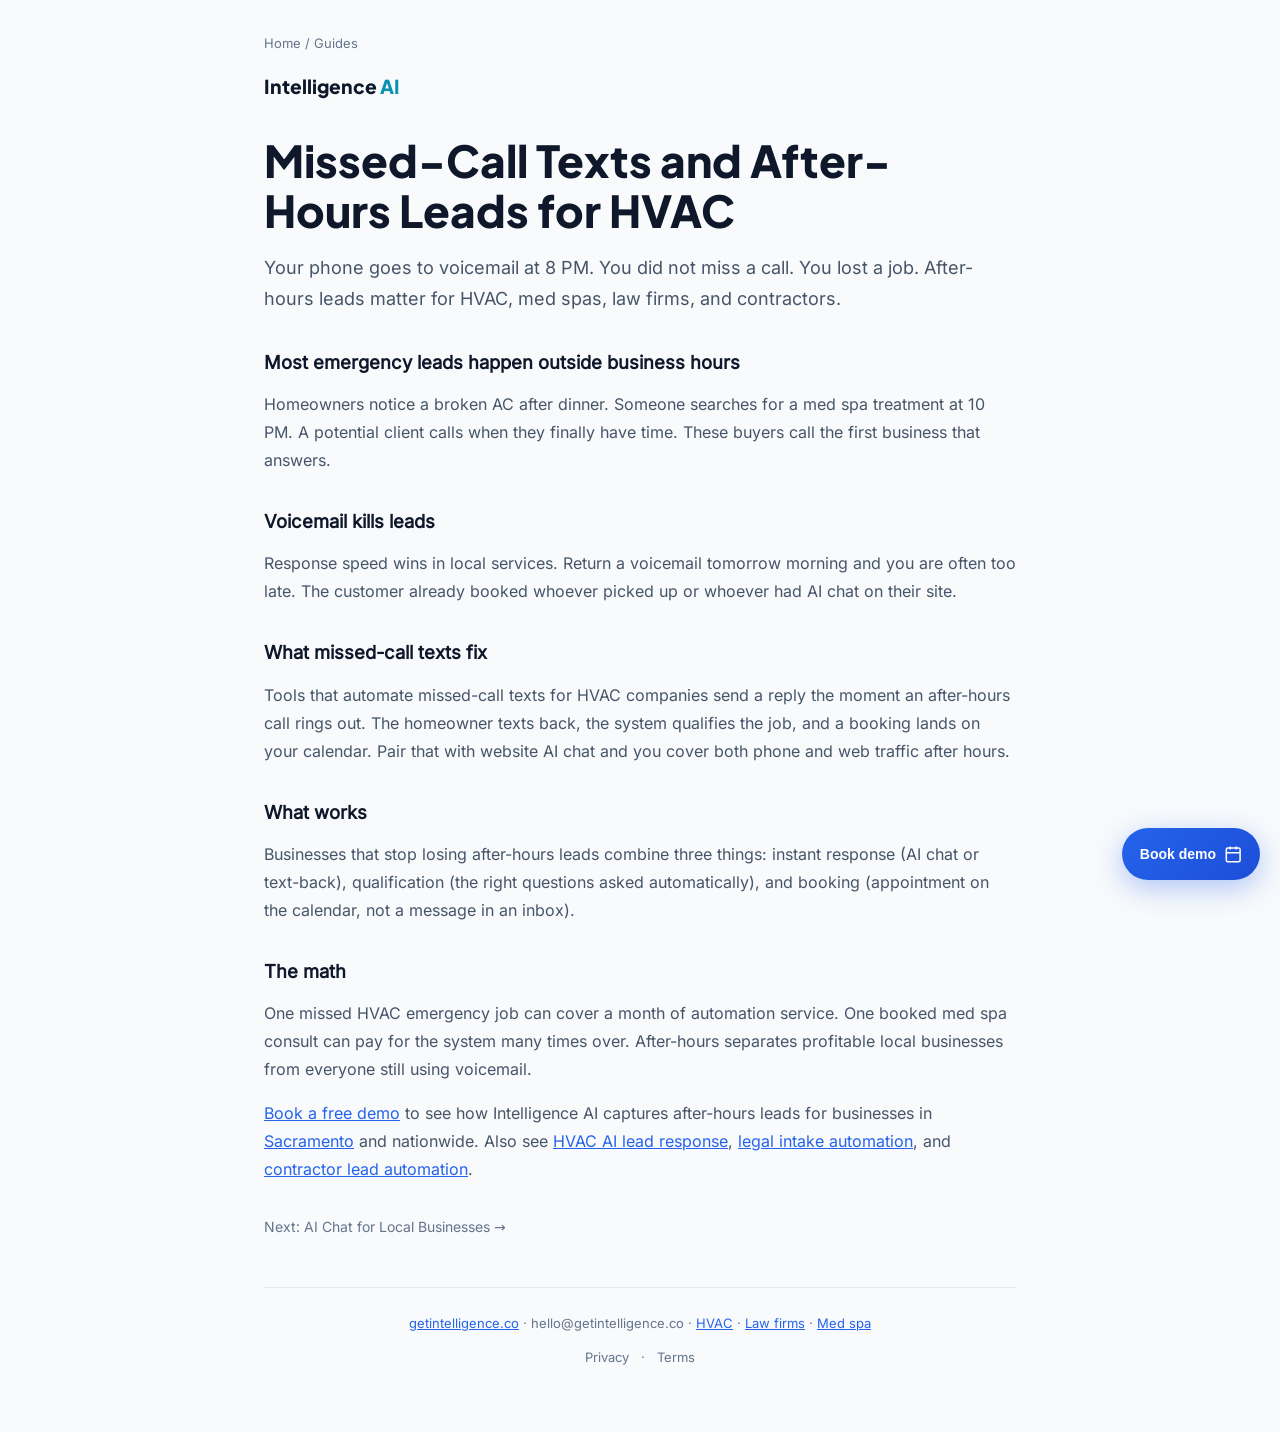
<file: guides/missed-leads-after-hours.html>
<!DOCTYPE html>
<html lang="en">
<head>
  <meta charset="UTF-8">
  <meta name="viewport" content="width=device-width, initial-scale=1.0">
  <meta name="referrer" content="strict-origin-when-cross-origin">
  <title>Missed-Call Texts for HVAC After-Hours Leads | Guide</title>
  <meta name="description" content="Missed-call texts and after-hours automation for HVAC and local businesses. Why voicemail costs jobs, and how AI chat plus text-back recovers those leads.">
  <meta name="robots" content="index, follow">
  <meta http-equiv="Content-Security-Policy" content="default-src 'self'; script-src 'self' 'unsafe-inline' https://assets.calendly.com; style-src 'self' 'unsafe-inline' https://assets.calendly.com; img-src 'self' data: https:; font-src 'self'; connect-src 'self' https://calendly.com https://*.calendly.com; frame-src https://calendly.com https://*.calendly.com;">
  <link rel="canonical" href="https://getintelligence.co/guides/missed-leads-after-hours.html">
  <meta property="og:type" content="article">
  <meta property="og:title" content="Missed-Call Texts &amp; After-Hours Leads for HVAC">
  <meta property="og:description" content="Why after-hours voicemail costs HVAC jobs, and how missed-call texts fix it.">
  <meta property="og:image" content="https://getintelligence.co/assets/hero-bg.jpg">
  <meta property="og:url" content="https://getintelligence.co/guides/missed-leads-after-hours.html">
  <meta name="twitter:card" content="summary_large_image">
  <meta name="twitter:title" content="Missed-Call Texts &amp; After-Hours Leads for HVAC">
  <meta name="twitter:description" content="Why after-hours voicemail costs HVAC jobs, and how missed-call texts fix it.">
  <meta name="twitter:image" content="https://getintelligence.co/assets/hero-bg.jpg">
  <script type="application/ld+json">
  {"@context":"https://schema.org","@type":"Article","headline":"Missed-Call Texts and After-Hours Leads for HVAC","datePublished":"2026-07-01","dateModified":"2026-07-28","author":{"@type":"Organization","name":"Intelligence AI"},"publisher":{"@type":"Organization","name":"Intelligence AI"},"description":"How missed after-hours calls cost HVAC and local businesses revenue, and how missed-call texts plus AI chat recover those leads.","mainEntityOfPage":"https://getintelligence.co/guides/missed-leads-after-hours.html"}
  </script>
  <script type="application/ld+json">
  {"@context":"https://schema.org","@type":"BreadcrumbList","itemListElement":[{"@type":"ListItem","position":1,"name":"Home","item":"https://getintelligence.co/"},{"@type":"ListItem","position":2,"name":"Guides","item":"https://getintelligence.co/#guides"},{"@type":"ListItem","position":3,"name":"Why After-Hours Calls Cost You Jobs","item":"https://getintelligence.co/guides/missed-leads-after-hours.html"}]}
  </script>
  <script type="application/ld+json">
  {"@context":"https://schema.org","@type":"FAQPage","mainEntity":[{"@type":"Question","name":"What is a missed-call text for HVAC businesses?","acceptedAnswer":{"@type":"Answer","text":"A missed-call text is an automated SMS sent the moment a caller hangs up without reaching you. It replies instantly so the homeowner can text back, qualify their job, and book — before they call a competitor."}},{"@type":"Question","name":"How much revenue does an after-hours missed call cost an HVAC company?","acceptedAnswer":{"@type":"Answer","text":"A single missed HVAC emergency job can cost $300–$1,500 or more in lost revenue. Most homeowners call the next company immediately if they reach voicemail, so after-hours missed calls compound quickly."}},{"@type":"Question","name":"Does missed-call text-back work for businesses other than HVAC?","acceptedAnswer":{"@type":"Answer","text":"Yes. Missed-call text-back works for any local service business — med spas, law firms, contractors, and more. Any business that relies on phone leads benefits from instant after-hours response."}},{"@type":"Question","name":"How quickly can I set up after-hours AI chat and missed-call texts?","acceptedAnswer":{"@type":"Answer","text":"Intelligence AI can have your missed-call text-back and AI chat widget live in 1–4 business days, covering both your website and inbound phone line after hours."}}]}
  </script>
  <script src="/assets/booking-chat.js" defer></script>
  <link rel="stylesheet" href="../assets/page.css">
</head>
<body>
  <div class="wrap">
    <nav class="breadcrumb" aria-label="Breadcrumb"><a href="../index.html">Home</a> / Guides</nav>
    <a href="../index.html" class="logo">Intelligence <span>AI</span></a>
    <article>
      <h1>Missed-Call Texts and After-Hours Leads for HVAC</h1>
      <p class="lead">Your phone goes to voicemail at 8 PM. You did not miss a call. You lost a job. After-hours leads matter for HVAC, med spas, law firms, and contractors.</p>

      <h2>Most emergency leads happen outside business hours</h2>
      <p>Homeowners notice a broken AC after dinner. Someone searches for a med spa treatment at 10 PM. A potential client calls when they finally have time. These buyers call the first business that answers.</p>

      <h2>Voicemail kills leads</h2>
      <p>Response speed wins in local services. Return a voicemail tomorrow morning and you are often too late. The customer already booked whoever picked up or whoever had AI chat on their site.</p>

      <h2>What missed-call texts fix</h2>
      <p>Tools that automate missed-call texts for HVAC companies send a reply the moment an after-hours call rings out. The homeowner texts back, the system qualifies the job, and a booking lands on your calendar. Pair that with website AI chat and you cover both phone and web traffic after hours.</p>

      <h2>What works</h2>
      <p>Businesses that stop losing after-hours leads combine three things: instant response (AI chat or text-back), qualification (the right questions asked automatically), and booking (appointment on the calendar, not a message in an inbox).</p>

      <h2>The math</h2>
      <p>One missed HVAC emergency job can cover a month of automation service. One booked med spa consult can pay for the system many times over. After-hours separates profitable local businesses from everyone still using voicemail.</p>

      <p><a href="../index.html#book">Book a free demo</a> to see how Intelligence AI captures after-hours leads for businesses in <a href="../sacramento.html">Sacramento</a> and nationwide. Also see <a href="../hvac.html">HVAC AI lead response</a>, <a href="../law-firms.html">legal intake automation</a>, and <a href="../contractors.html">contractor lead automation</a>.</p>
    </article>
    <a href="../guides/ai-chatbot-local-business.html" class="back">Next: AI Chat for Local Businesses →</a>
    <footer><p><a href="../index.html">getintelligence.co</a> · hello@getintelligence.co · <a href="../hvac.html">HVAC</a> · <a href="../law-firms.html">Law firms</a> · <a href="../med-spa.html">Med spa</a></p><p class="footer-legal-links"><a href="../privacy.html">Privacy</a> · <a href="../terms.html">Terms</a></p></footer>
  </div>
</body>
</html>
</file>
<file: assets/page.css>
/* Shared styles for SEO landing pages — light, readable */
@font-face { font-family: 'Inter'; font-weight: 400; font-display: swap; src: url('fonts/inter-latin-400-normal.woff2') format('woff2'); }
@font-face { font-family: 'Plus Jakarta Sans'; font-weight: 800; font-display: swap; src: url('fonts/plus-jakarta-sans-latin-800-normal.woff2') format('woff2'); }
* { box-sizing: border-box; margin: 0; padding: 0; }
body {
  font-family: Inter, system-ui, sans-serif;
  background: #f8fafc;
  color: #0f172a;
  line-height: 1.7;
}
.wrap { max-width: 800px; margin: 0 auto; padding: 2rem 1.5rem 4rem; }
a { color: #2563eb; }
.breadcrumb { font-size: 0.8125rem; color: #64748b; margin-bottom: 1rem; }
.breadcrumb a { color: #64748b; text-decoration: none; }
.logo { font-family: 'Plus Jakarta Sans', sans-serif; font-weight: 800; font-size: 1.2rem; color: #0f172a; text-decoration: none; display: inline-block; margin-bottom: 2rem; }
.logo span { color: #0891b2; }
h1 { font-family: 'Plus Jakarta Sans', sans-serif; font-size: clamp(2rem, 5vw, 2.75rem); line-height: 1.15; margin-bottom: 1rem; color: #0f172a; }
h1 em { font-style: normal; color: #2563eb; }
.lead { font-size: 1.125rem; color: #475569; margin-bottom: 2rem; line-height: 1.75; }
.body-text { color: #475569; margin-bottom: 1rem; line-height: 1.75; }
.section-h { font-size: 1.25rem; margin: 2rem 0 0.75rem; color: #0f172a; }
.pain { display: grid; gap: 1rem; margin: 2rem 0; }
.pain div {
  padding: 1.25rem;
  background: #fff;
  border: 1px solid #e2e8f0;
  border-radius: 16px;
  box-shadow: 0 4px 20px rgba(15, 23, 42, 0.04);
}
.pain h2 { font-size: 1rem; margin-bottom: 0.35rem; color: #0f172a; }
.pain p { font-size: 0.9375rem; color: #475569; line-height: 1.65; }
ul, ol { margin: 1rem 0 1.5rem; padding-left: 1.25rem; color: #475569; line-height: 1.7; }
li { margin-bottom: 0.55rem; }
.steps-list { list-style: decimal; }
.steps-list li { margin-bottom: 0.75rem; }
.stat-row { display: grid; grid-template-columns: repeat(3, 1fr); gap: 0.75rem; margin: 1.5rem 0 2rem; }
.stat {
  text-align: center;
  padding: 1rem 0.5rem;
  background: #fff;
  border: 1px solid #e2e8f0;
  border-radius: 14px;
  box-shadow: 0 4px 16px rgba(15, 23, 42, 0.04);
}
.stat-num { display: block; font-family: 'Plus Jakarta Sans', sans-serif; font-weight: 800; font-size: 1.15rem; color: #2563eb; }
.stat-label { display: block; font-size: 0.75rem; color: #64748b; margin-top: 0.25rem; }
.faq-block { margin: 1rem 0 2rem; }
.faq-block h3 { font-size: 1rem; margin: 1.25rem 0 0.35rem; color: #0f172a; }
.faq-block p { font-size: 0.9375rem; color: #475569; line-height: 1.65; }
.cta-box {
  margin: 2rem 0 0.5rem;
  padding: 1.25rem;
  background: #eff6ff;
  border: 1px solid #bfdbfe;
  border-radius: 16px;
}
.cta-box p { color: #475569; margin-bottom: 1rem; font-size: 0.9375rem; line-height: 1.65; }
.cta-row { display: flex; flex-wrap: wrap; gap: 0.75rem; align-items: center; }
.cta-secondary {
  display: inline-flex;
  align-items: center;
  padding: 0.85rem 1.25rem;
  border: 1px solid #cbd5e1;
  border-radius: 14px;
  color: #334155;
  text-decoration: none;
  font-weight: 600;
  font-size: 0.9rem;
  background: #fff;
}
.cta-secondary:hover { border-color: #2563eb; color: #2563eb; }
.cta {
  display: inline-flex;
  align-items: center;
  margin-top: 0;
  padding: 1rem 1.75rem;
  background: linear-gradient(135deg, #2563eb, #1d4ed8);
  color: #fff;
  text-decoration: none;
  border-radius: 14px;
  font-weight: 600;
  box-shadow: 0 8px 28px rgba(37, 99, 235, 0.28);
}
.back { display: block; margin-top: 2rem; font-size: 0.875rem; color: #64748b; text-decoration: none; }
footer {
  margin-top: 3rem;
  padding-top: 1.5rem;
  border-top: 1px solid #e2e8f0;
  font-size: 0.8125rem;
  color: #64748b;
  text-align: center;
}
.footer-legal-links { margin-top: 0.75rem; font-size: 0.8125rem; }
.footer-legal-links a { color: #64748b; text-decoration: none; margin: 0 0.5rem; }
article p { color: #475569; margin-bottom: 1rem; line-height: 1.75; }
article h2 { font-size: 1.15rem; margin: 2rem 0 0.75rem; color: #0f172a; }
</file>
